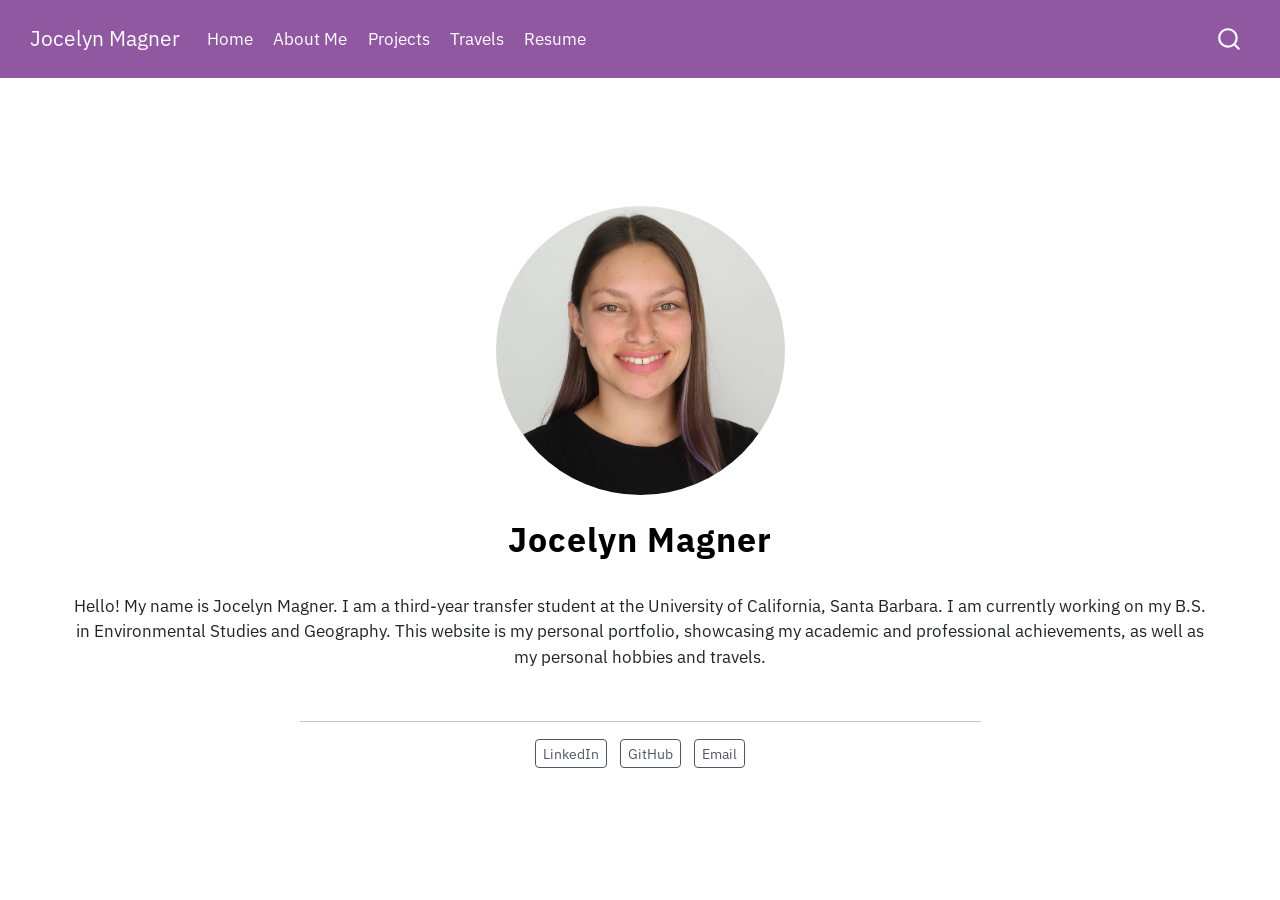
<file: docs/index.html>
<!DOCTYPE html>
<html xmlns="http://www.w3.org/1999/xhtml" lang="en" xml:lang="en"><head>

<meta charset="utf-8">
<meta name="generator" content="quarto-1.9.37">

<meta name="viewport" content="width=device-width, initial-scale=1.0, user-scalable=yes">


<title>Jocelyn Magner</title>
<style>
/* Default styles provided by pandoc.
** See https://pandoc.org/MANUAL.html#variables-for-html for config info.
*/
code{white-space: pre-wrap;}
span.smallcaps{font-variant: small-caps;}
div.columns{display: flex; gap: min(4vw, 1.5em);}
div.column{flex: auto; overflow-x: auto;}
div.hanging-indent{margin-left: 1.5em; text-indent: -1.5em;}
ul.task-list{list-style: none;}
ul.task-list li input[type="checkbox"] {
  width: 0.8em;
  margin: 0 0.8em 0.2em -1em; /* quarto-specific, see https://github.com/quarto-dev/quarto-cli/issues/4556 */ 
  vertical-align: middle;
}
</style>


<script src="site_libs/quarto-nav/quarto-nav.js"></script>
<script src="site_libs/quarto-nav/headroom.min.js"></script>
<script src="site_libs/clipboard/clipboard.min.js"></script>
<script src="site_libs/quarto-search/autocomplete.umd.js"></script>
<script src="site_libs/quarto-search/fuse.min.js"></script>
<script src="site_libs/quarto-search/quarto-search.js"></script>
<meta name="quarto:offset" content="./">
<script src="site_libs/quarto-html/quarto.js" type="module"></script>
<script src="site_libs/quarto-html/tabsets/tabsets.js" type="module"></script>
<script src="site_libs/quarto-html/popper.min.js"></script>
<script src="site_libs/quarto-html/tippy.umd.min.js"></script>
<link href="site_libs/quarto-html/tippy.css" rel="stylesheet">
<link href="site_libs/quarto-html/quarto-syntax-highlighting-7f8f88aac4f3542376d5c11b86a4c14d.css" rel="stylesheet" id="quarto-text-highlighting-styles">
<script src="site_libs/bootstrap/bootstrap.min.js"></script>
<link href="site_libs/bootstrap/bootstrap-icons.css" rel="stylesheet">
<link href="site_libs/bootstrap/bootstrap-9684ddca68dacb725a0eba8ddd1da303.min.css" rel="stylesheet" append-hash="true" id="quarto-bootstrap" data-mode="light">
<script id="quarto-search-options" type="application/json">{
  "location": "navbar",
  "copy-button": false,
  "collapse-after": 3,
  "panel-placement": "end",
  "type": "overlay",
  "limit": 50,
  "keyboard-shortcut": [
    "f",
    "/",
    "s"
  ],
  "show-item-context": false,
  "language": {
    "search-no-results-text": "No results",
    "search-matching-documents-text": "matching documents",
    "search-copy-link-title": "Copy link to search",
    "search-hide-matches-text": "Hide additional matches",
    "search-more-match-text": "more match in this document",
    "search-more-matches-text": "more matches in this document",
    "search-clear-button-title": "Clear",
    "search-text-placeholder": "",
    "search-detached-cancel-button-title": "Cancel",
    "search-submit-button-title": "Submit",
    "search-label": "Search"
  }
}</script>


</head>

<body class="nav-fixed quarto-light">

<div id="quarto-search-results"></div>
  <header id="quarto-header" class="headroom fixed-top">
    <nav class="navbar navbar-expand-lg " data-bs-theme="dark">
      <div class="navbar-container container-fluid">
      <div class="navbar-brand-container mx-auto">
    <a class="navbar-brand" href="./index.html">
    <span class="navbar-title">Jocelyn Magner</span>
    </a>
  </div>
            <div id="quarto-search" class="" title="Search"></div>
          <button class="navbar-toggler" type="button" data-bs-toggle="collapse" data-bs-target="#navbarCollapse" aria-controls="navbarCollapse" role="menu" aria-expanded="false" aria-label="Toggle navigation" onclick="if (window.quartoToggleHeadroom) { window.quartoToggleHeadroom(); }">
  <span class="navbar-toggler-icon"></span>
</button>
          <div class="collapse navbar-collapse" id="navbarCollapse">
            <ul class="navbar-nav navbar-nav-scroll me-auto">
  <li class="nav-item">
    <a class="nav-link active" href="./index.html" aria-current="page"> 
<span class="menu-text">Home</span></a>
  </li>  
  <li class="nav-item">
    <a class="nav-link" href="./about.html"> 
<span class="menu-text">About Me</span></a>
  </li>  
  <li class="nav-item">
    <a class="nav-link" href="./projects.html"> 
<span class="menu-text">Projects</span></a>
  </li>  
  <li class="nav-item">
    <a class="nav-link" href="./travels.html"> 
<span class="menu-text">Travels</span></a>
  </li>  
  <li class="nav-item">
    <a class="nav-link" href="./resume.html"> 
<span class="menu-text">Resume</span></a>
  </li>  
</ul>
          </div> <!-- /navcollapse -->
            <div class="quarto-navbar-tools">
</div>
      </div> <!-- /container-fluid -->
    </nav>
</header>
<!-- content -->
<div id="quarto-content" class="quarto-container page-columns page-rows-contents page-layout-full page-navbar">
<!-- sidebar -->
<!-- margin-sidebar -->
    
<!-- main -->
<div class="quarto-about-jolla column-page">
  <img src="media/profile.JPG" class="about-image
  round " style="height: 17em; width: 17em;">
 <header id="title-block-header" class="quarto-title-block default">
<div class="quarto-title">
<h1 class="title">Jocelyn Magner</h1>
</div>
<div class="quarto-title-meta column-page">
  </div>
</header><main class="content column-page" id="quarto-document-content">
<p>Hello! My name is Jocelyn Magner. I am a third-year transfer student at the University of California, Santa Barbara. I am currently working on my B.S. in Environmental Studies and Geography. This website is my personal portfolio, showcasing my academic and professional achievements, as well as my personal hobbies and travels.</p>


</main> 
  <hr class="about-sep">
   <div class="about-links">
  <a href="https://www.linkedin.com/in/jocelyn-magner/" class="about-link" rel="" target="_blank">
     <span class="about-link-text">LinkedIn</span>
  </a>
  <a href="https://github.com/jmagner4" class="about-link" rel="" target="_blank">
     <span class="about-link-text">GitHub</span>
  </a>
  <a href="mailto:jmagner@ucsb.edu" class="about-link" rel="" target="">
     <span class="about-link-text">Email</span>
  </a>
</div>
</div>
 <!-- /main -->
<script id="quarto-html-after-body" type="application/javascript">
  window.document.addEventListener("DOMContentLoaded", function (event) {
    const isCodeAnnotation = (el) => {
      for (const clz of el.classList) {
        if (clz.startsWith('code-annotation-')) {                     
          return true;
        }
      }
      return false;
    }
    const onCopySuccess = function(e) {
      // button target
      const button = e.trigger;
      // don't keep focus
      button.blur();
      // flash "checked"
      button.classList.add('code-copy-button-checked');
      var currentTitle = button.getAttribute("title");
      button.setAttribute("title", "Copied!");
      let tooltip;
      if (window.bootstrap) {
        button.setAttribute("data-bs-toggle", "tooltip");
        button.setAttribute("data-bs-placement", "left");
        button.setAttribute("data-bs-title", "Copied!");
        tooltip = new bootstrap.Tooltip(button, 
          { trigger: "manual", 
            customClass: "code-copy-button-tooltip",
            offset: [0, -8]});
        tooltip.show();    
      }
      setTimeout(function() {
        if (tooltip) {
          tooltip.hide();
          button.removeAttribute("data-bs-title");
          button.removeAttribute("data-bs-toggle");
          button.removeAttribute("data-bs-placement");
        }
        button.setAttribute("title", currentTitle);
        button.classList.remove('code-copy-button-checked');
      }, 1000);
      // clear code selection
      e.clearSelection();
    }
    const getTextToCopy = function(trigger) {
      const outerScaffold = trigger.parentElement.cloneNode(true);
      const codeEl = outerScaffold.querySelector('code');
      for (const childEl of codeEl.children) {
        if (isCodeAnnotation(childEl)) {
          childEl.remove();
        }
      }
      return codeEl.innerText;
    }
    const clipboard = new window.ClipboardJS('.code-copy-button:not([data-in-quarto-modal])', {
      text: getTextToCopy
    });
    clipboard.on('success', onCopySuccess);
    if (window.document.getElementById('quarto-embedded-source-code-modal')) {
      const clipboardModal = new window.ClipboardJS('.code-copy-button[data-in-quarto-modal]', {
        text: getTextToCopy,
        container: window.document.getElementById('quarto-embedded-source-code-modal')
      });
      clipboardModal.on('success', onCopySuccess);
    }
      var localhostRegex = new RegExp(/^(?:http|https):\/\/localhost\:?[0-9]*\//);
      var mailtoRegex = new RegExp(/^mailto:/);
        var filterRegex = new RegExp('/' + window.location.host + '/');
      var isInternal = (href) => {
          return filterRegex.test(href) || localhostRegex.test(href) || mailtoRegex.test(href);
      }
      // Inspect non-navigation links and adorn them if external
     var links = window.document.querySelectorAll('a[href]:not(.nav-link):not(.navbar-brand):not(.toc-action):not(.sidebar-link):not(.sidebar-item-toggle):not(.pagination-link):not(.no-external):not([aria-hidden]):not(.dropdown-item):not(.quarto-navigation-tool):not(.about-link)');
      for (var i=0; i<links.length; i++) {
        const link = links[i];
        if (!isInternal(link.href)) {
          // undo the damage that might have been done by quarto-nav.js in the case of
          // links that we want to consider external
          if (link.dataset.originalHref !== undefined) {
            link.href = link.dataset.originalHref;
          }
        }
      }
    function tippyHover(el, contentFn, onTriggerFn, onUntriggerFn) {
      const config = {
        allowHTML: true,
        maxWidth: 500,
        delay: 100,
        arrow: false,
        appendTo: function(el) {
            return el.parentElement;
        },
        interactive: true,
        interactiveBorder: 10,
        theme: 'quarto',
        placement: 'bottom-start',
      };
      if (contentFn) {
        config.content = contentFn;
      }
      if (onTriggerFn) {
        config.onTrigger = onTriggerFn;
      }
      if (onUntriggerFn) {
        config.onUntrigger = onUntriggerFn;
      }
      window.tippy(el, config); 
    }
    const noterefs = window.document.querySelectorAll('a[role="doc-noteref"]');
    for (var i=0; i<noterefs.length; i++) {
      const ref = noterefs[i];
      tippyHover(ref, function() {
        // use id or data attribute instead here
        let href = ref.getAttribute('data-footnote-href') || ref.getAttribute('href');
        try { href = new URL(href).hash; } catch {}
        const id = href.replace(/^#\/?/, "");
        const note = window.document.getElementById(id);
        if (note) {
          return note.innerHTML;
        } else {
          return "";
        }
      });
    }
    const xrefs = window.document.querySelectorAll('a.quarto-xref');
    const processXRef = (id, note) => {
      // Strip column container classes
      const stripColumnClz = (el) => {
        el.classList.remove("page-full", "page-columns");
        if (el.children) {
          for (const child of el.children) {
            stripColumnClz(child);
          }
        }
      }
      stripColumnClz(note)
      if (id === null || id.startsWith('sec-')) {
        // Special case sections, only their first couple elements
        const container = document.createElement("div");
        if (note.children && note.children.length > 2) {
          container.appendChild(note.children[0].cloneNode(true));
          for (let i = 1; i < note.children.length; i++) {
            const child = note.children[i];
            if (child.tagName === "P" && child.innerText === "") {
              continue;
            } else {
              container.appendChild(child.cloneNode(true));
              break;
            }
          }
          if (window.Quarto?.typesetMath) {
            window.Quarto.typesetMath(container);
          }
          return container.innerHTML
        } else {
          if (window.Quarto?.typesetMath) {
            window.Quarto.typesetMath(note);
          }
          return note.innerHTML;
        }
      } else {
        // Remove any anchor links if they are present
        const anchorLink = note.querySelector('a.anchorjs-link');
        if (anchorLink) {
          anchorLink.remove();
        }
        if (window.Quarto?.typesetMath) {
          window.Quarto.typesetMath(note);
        }
        if (note.classList.contains("callout")) {
          return note.outerHTML;
        } else {
          return note.innerHTML;
        }
      }
    }
    for (var i=0; i<xrefs.length; i++) {
      const xref = xrefs[i];
      tippyHover(xref, undefined, function(instance) {
        instance.disable();
        let url = xref.getAttribute('href');
        let hash = undefined; 
        if (url.startsWith('#')) {
          hash = url;
        } else {
          try { hash = new URL(url).hash; } catch {}
        }
        if (hash) {
          const id = hash.replace(/^#\/?/, "");
          const note = window.document.getElementById(id);
          if (note !== null) {
            try {
              const html = processXRef(id, note.cloneNode(true));
              instance.setContent(html);
            } finally {
              instance.enable();
              instance.show();
            }
          } else {
            // See if we can fetch this
            fetch(url.split('#')[0])
            .then(res => res.text())
            .then(html => {
              const parser = new DOMParser();
              const htmlDoc = parser.parseFromString(html, "text/html");
              const note = htmlDoc.getElementById(id);
              if (note !== null) {
                const html = processXRef(id, note);
                instance.setContent(html);
              } 
            }).finally(() => {
              instance.enable();
              instance.show();
            });
          }
        } else {
          // See if we can fetch a full url (with no hash to target)
          // This is a special case and we should probably do some content thinning / targeting
          fetch(url)
          .then(res => res.text())
          .then(html => {
            const parser = new DOMParser();
            const htmlDoc = parser.parseFromString(html, "text/html");
            const note = htmlDoc.querySelector('main.content');
            if (note !== null) {
              // This should only happen for chapter cross references
              // (since there is no id in the URL)
              // remove the first header
              if (note.children.length > 0 && note.children[0].tagName === "HEADER") {
                note.children[0].remove();
              }
              const html = processXRef(null, note);
              instance.setContent(html);
            } 
          }).finally(() => {
            instance.enable();
            instance.show();
          });
        }
      }, function(instance) {
      });
    }
        let selectedAnnoteEl;
        const selectorForAnnotation = ( cell, annotation) => {
          let cellAttr = 'data-code-cell="' + cell + '"';
          let lineAttr = 'data-code-annotation="' +  annotation + '"';
          const selector = 'span[' + cellAttr + '][' + lineAttr + ']';
          return selector;
        }
        const selectCodeLines = (annoteEl) => {
          const doc = window.document;
          const targetCell = annoteEl.getAttribute("data-target-cell");
          const targetAnnotation = annoteEl.getAttribute("data-target-annotation");
          const annoteSpan = window.document.querySelector(selectorForAnnotation(targetCell, targetAnnotation));
          const lines = annoteSpan.getAttribute("data-code-lines").split(",");
          const lineIds = lines.map((line) => {
            return targetCell + "-" + line;
          })
          let top = null;
          let height = null;
          let parent = null;
          if (lineIds.length > 0) {
              //compute the position of the single el (top and bottom and make a div)
              const el = window.document.getElementById(lineIds[0]);
              top = el.offsetTop;
              height = el.offsetHeight;
              parent = el.parentElement.parentElement;
            if (lineIds.length > 1) {
              const lastEl = window.document.getElementById(lineIds[lineIds.length - 1]);
              const bottom = lastEl.offsetTop + lastEl.offsetHeight;
              height = bottom - top;
            }
            if (top !== null && height !== null && parent !== null) {
              // cook up a div (if necessary) and position it 
              let div = window.document.getElementById("code-annotation-line-highlight");
              if (div === null) {
                div = window.document.createElement("div");
                div.setAttribute("id", "code-annotation-line-highlight");
                div.style.position = 'absolute';
                parent.appendChild(div);
              }
              div.style.top = top - 2 + "px";
              div.style.height = height + 4 + "px";
              div.style.left = 0;
              let gutterDiv = window.document.getElementById("code-annotation-line-highlight-gutter");
              if (gutterDiv === null) {
                gutterDiv = window.document.createElement("div");
                gutterDiv.setAttribute("id", "code-annotation-line-highlight-gutter");
                gutterDiv.style.position = 'absolute';
                const codeCell = window.document.getElementById(targetCell);
                const gutter = codeCell.querySelector('.code-annotation-gutter');
                gutter.appendChild(gutterDiv);
              }
              gutterDiv.style.top = top - 2 + "px";
              gutterDiv.style.height = height + 4 + "px";
            }
            selectedAnnoteEl = annoteEl;
          }
        };
        const unselectCodeLines = () => {
          const elementsIds = ["code-annotation-line-highlight", "code-annotation-line-highlight-gutter"];
          elementsIds.forEach((elId) => {
            const div = window.document.getElementById(elId);
            if (div) {
              div.remove();
            }
          });
          selectedAnnoteEl = undefined;
        };
          // Handle positioning of the toggle
      window.addEventListener(
        "resize",
        throttle(() => {
          elRect = undefined;
          if (selectedAnnoteEl) {
            selectCodeLines(selectedAnnoteEl);
          }
        }, 10)
      );
      function throttle(fn, ms) {
      let throttle = false;
      let timer;
        return (...args) => {
          if(!throttle) { // first call gets through
              fn.apply(this, args);
              throttle = true;
          } else { // all the others get throttled
              if(timer) clearTimeout(timer); // cancel #2
              timer = setTimeout(() => {
                fn.apply(this, args);
                timer = throttle = false;
              }, ms);
          }
        };
      }
        // Attach click handler to the DT
        const annoteDls = window.document.querySelectorAll('dt[data-target-cell]');
        for (const annoteDlNode of annoteDls) {
          annoteDlNode.addEventListener('click', (event) => {
            const clickedEl = event.target;
            if (clickedEl !== selectedAnnoteEl) {
              unselectCodeLines();
              const activeEl = window.document.querySelector('dt[data-target-cell].code-annotation-active');
              if (activeEl) {
                activeEl.classList.remove('code-annotation-active');
              }
              selectCodeLines(clickedEl);
              clickedEl.classList.add('code-annotation-active');
            } else {
              // Unselect the line
              unselectCodeLines();
              clickedEl.classList.remove('code-annotation-active');
            }
          });
        }
    const findCites = (el) => {
      const parentEl = el.parentElement;
      if (parentEl) {
        const cites = parentEl.dataset.cites;
        if (cites) {
          return {
            el,
            cites: cites.split(' ')
          };
        } else {
          return findCites(el.parentElement)
        }
      } else {
        return undefined;
      }
    };
    var bibliorefs = window.document.querySelectorAll('a[role="doc-biblioref"]');
    for (var i=0; i<bibliorefs.length; i++) {
      const ref = bibliorefs[i];
      const citeInfo = findCites(ref);
      if (citeInfo) {
        tippyHover(citeInfo.el, function() {
          var popup = window.document.createElement('div');
          citeInfo.cites.forEach(function(cite) {
            var citeDiv = window.document.createElement('div');
            citeDiv.classList.add('hanging-indent');
            citeDiv.classList.add('csl-entry');
            var biblioDiv = window.document.getElementById('ref-' + cite);
            if (biblioDiv) {
              citeDiv.innerHTML = biblioDiv.innerHTML;
            }
            popup.appendChild(citeDiv);
          });
          return popup.innerHTML;
        });
      }
    }
  });
  </script>
</div> <!-- /content -->




</body></html>
</file>
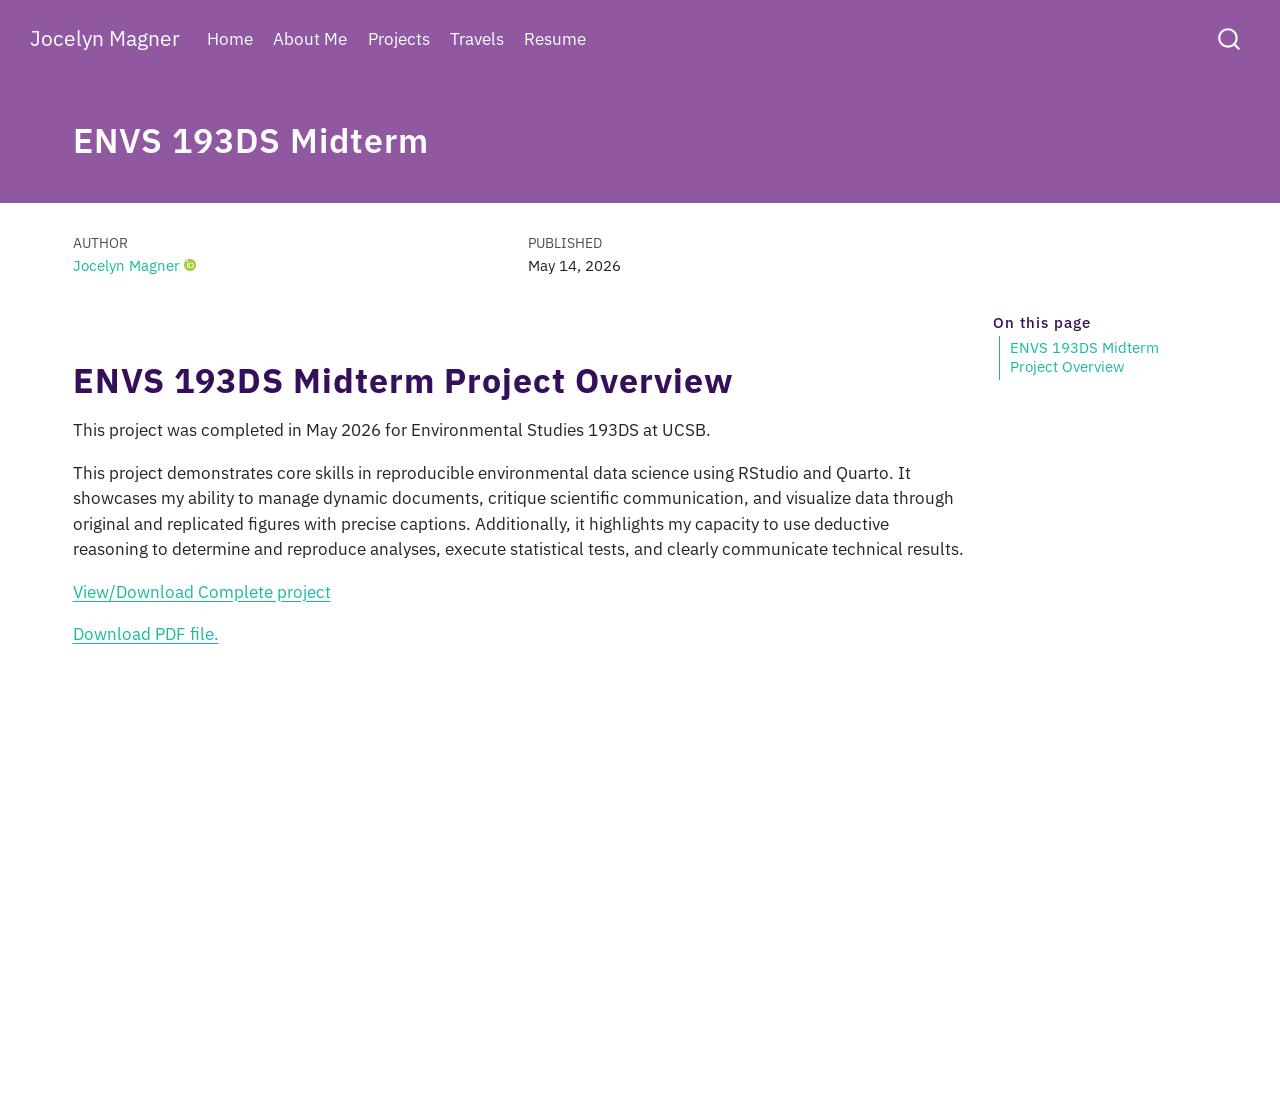
<file: docs/projectposts/project1/index.html>
<!DOCTYPE html>
<html xmlns="http://www.w3.org/1999/xhtml" lang="en" xml:lang="en"><head>

<meta charset="utf-8">
<meta name="generator" content="quarto-1.9.37">

<meta name="viewport" content="width=device-width, initial-scale=1.0, user-scalable=yes">

<meta name="author" content="Jocelyn Magner">
<meta name="dcterms.date" content="2026-05-14">

<title>ENVS 193DS Midterm – Jocelyn Magner</title>
<style>
/* Default styles provided by pandoc.
** See https://pandoc.org/MANUAL.html#variables-for-html for config info.
*/
code{white-space: pre-wrap;}
span.smallcaps{font-variant: small-caps;}
div.columns{display: flex; gap: min(4vw, 1.5em);}
div.column{flex: auto; overflow-x: auto;}
div.hanging-indent{margin-left: 1.5em; text-indent: -1.5em;}
ul.task-list{list-style: none;}
ul.task-list li input[type="checkbox"] {
  width: 0.8em;
  margin: 0 0.8em 0.2em -1em; /* quarto-specific, see https://github.com/quarto-dev/quarto-cli/issues/4556 */ 
  vertical-align: middle;
}
</style>


<script src="../../site_libs/quarto-nav/quarto-nav.js"></script>
<script src="../../site_libs/quarto-nav/headroom.min.js"></script>
<script src="../../site_libs/clipboard/clipboard.min.js"></script>
<script src="../../site_libs/quarto-search/autocomplete.umd.js"></script>
<script src="../../site_libs/quarto-search/fuse.min.js"></script>
<script src="../../site_libs/quarto-search/quarto-search.js"></script>
<meta name="quarto:offset" content="../../">
<script src="../../site_libs/quarto-html/quarto.js" type="module"></script>
<script src="../../site_libs/quarto-html/tabsets/tabsets.js" type="module"></script>
<script src="../../site_libs/quarto-html/popper.min.js"></script>
<script src="../../site_libs/quarto-html/tippy.umd.min.js"></script>
<script src="../../site_libs/quarto-html/anchor.min.js"></script>
<link href="../../site_libs/quarto-html/tippy.css" rel="stylesheet">
<link href="../../site_libs/quarto-html/quarto-syntax-highlighting-7f8f88aac4f3542376d5c11b86a4c14d.css" rel="stylesheet" id="quarto-text-highlighting-styles">
<script src="../../site_libs/bootstrap/bootstrap.min.js"></script>
<link href="../../site_libs/bootstrap/bootstrap-icons.css" rel="stylesheet">
<link href="../../site_libs/bootstrap/bootstrap-21785907c9841b1e4ab30c3bb355428c.min.css" rel="stylesheet" append-hash="true" id="quarto-bootstrap" data-mode="light">
<script id="quarto-search-options" type="application/json">{
  "location": "navbar",
  "copy-button": false,
  "collapse-after": 3,
  "panel-placement": "end",
  "type": "overlay",
  "limit": 50,
  "keyboard-shortcut": [
    "f",
    "/",
    "s"
  ],
  "show-item-context": false,
  "language": {
    "search-no-results-text": "No results",
    "search-matching-documents-text": "matching documents",
    "search-copy-link-title": "Copy link to search",
    "search-hide-matches-text": "Hide additional matches",
    "search-more-match-text": "more match in this document",
    "search-more-matches-text": "more matches in this document",
    "search-clear-button-title": "Clear",
    "search-text-placeholder": "",
    "search-detached-cancel-button-title": "Cancel",
    "search-submit-button-title": "Submit",
    "search-label": "Search"
  }
}</script>


</head>

<body class="nav-fixed quarto-light">

<div id="quarto-search-results"></div>
  <header id="quarto-header" class="headroom fixed-top quarto-banner">
    <nav class="navbar navbar-expand-lg " data-bs-theme="dark">
      <div class="navbar-container container-fluid">
      <div class="navbar-brand-container mx-auto">
    <a class="navbar-brand" href="../../index.html">
    <span class="navbar-title">Jocelyn Magner</span>
    </a>
  </div>
            <div id="quarto-search" class="" title="Search"></div>
          <button class="navbar-toggler" type="button" data-bs-toggle="collapse" data-bs-target="#navbarCollapse" aria-controls="navbarCollapse" role="menu" aria-expanded="false" aria-label="Toggle navigation" onclick="if (window.quartoToggleHeadroom) { window.quartoToggleHeadroom(); }">
  <span class="navbar-toggler-icon"></span>
</button>
          <div class="collapse navbar-collapse" id="navbarCollapse">
            <ul class="navbar-nav navbar-nav-scroll me-auto">
  <li class="nav-item">
    <a class="nav-link" href="../../index.html"> 
<span class="menu-text">Home</span></a>
  </li>  
  <li class="nav-item">
    <a class="nav-link" href="../../about.html"> 
<span class="menu-text">About Me</span></a>
  </li>  
  <li class="nav-item">
    <a class="nav-link" href="../../projects.html"> 
<span class="menu-text">Projects</span></a>
  </li>  
  <li class="nav-item">
    <a class="nav-link" href="../../travels.html"> 
<span class="menu-text">Travels</span></a>
  </li>  
  <li class="nav-item">
    <a class="nav-link" href="../../resume.html"> 
<span class="menu-text">Resume</span></a>
  </li>  
</ul>
          </div> <!-- /navcollapse -->
            <div class="quarto-navbar-tools">
</div>
      </div> <!-- /container-fluid -->
    </nav>
</header>
<!-- content -->
<header id="title-block-header" class="quarto-title-block default page-columns page-full">
  <div class="quarto-title-banner page-columns page-full">
    <div class="quarto-title column-page-left">
      <h1 class="title">ENVS 193DS Midterm</h1>
                      </div>
  </div>
    
  
  <div class="quarto-title-meta column-page-left">

      <div>
      <div class="quarto-title-meta-heading">Author</div>
      <div class="quarto-title-meta-contents">
               <p><a href="jmagner4.github.io">Jocelyn Magner</a> <a href="https://orcid.org/0000-0002-5300-3075" class="quarto-title-author-orcid"> <img src="[data-uri]"></a></p>
            </div>
    </div>
      
      <div>
      <div class="quarto-title-meta-heading">Published</div>
      <div class="quarto-title-meta-contents">
        <p class="date">May 14, 2026</p>
      </div>
    </div>
    
      
    </div>
    
  
  </header><div id="quarto-content" class="quarto-container page-columns page-rows-contents page-layout-full page-navbar">
<!-- sidebar -->
<!-- margin-sidebar -->
    <div id="quarto-margin-sidebar" class="sidebar margin-sidebar">
        <nav id="TOC" role="doc-toc" class="toc-active">
    <h2 id="toc-title">On this page</h2>
   
  <ul>
  <li><a href="#envs-193ds-midterm-project-overview" id="toc-envs-193ds-midterm-project-overview" class="nav-link active" data-scroll-target="#envs-193ds-midterm-project-overview">ENVS 193DS Midterm Project Overview</a></li>
  </ul>
</nav>
    </div>
<!-- main -->
<main class="content quarto-banner-title-block column-page-left" id="quarto-document-content">





<section id="envs-193ds-midterm-project-overview" class="level1">
<h1>ENVS 193DS Midterm Project Overview</h1>
<p>This project was completed in May 2026 for Environmental Studies 193DS at UCSB.</p>
<p>This project demonstrates core skills in reproducible environmental data science using RStudio and Quarto. It showcases my ability to manage dynamic documents, critique scientific communication, and visualize data through original and replicated figures with precise captions. Additionally, it highlights my capacity to use deductive reasoning to determine and reproduce analyses, execute statistical tests, and clearly communicate technical results.</p>
<p><a href="midterm-193DS.pdf">View/Download Complete project</a></p>
<p><object data="midterm-193DS.pdf" type="application/pdf" width="100%" height="800"><a href="midterm-193DS.pdf" download="">Download PDF file.</a></object></p>


</section>

</main> <!-- /main -->
<script id="quarto-html-after-body" type="application/javascript">
  window.document.addEventListener("DOMContentLoaded", function (event) {
    const icon = "";
    const anchorJS = new window.AnchorJS();
    anchorJS.options = {
      placement: 'right',
      icon: icon
    };
    anchorJS.add('.anchored');
    const isCodeAnnotation = (el) => {
      for (const clz of el.classList) {
        if (clz.startsWith('code-annotation-')) {                     
          return true;
        }
      }
      return false;
    }
    const onCopySuccess = function(e) {
      // button target
      const button = e.trigger;
      // don't keep focus
      button.blur();
      // flash "checked"
      button.classList.add('code-copy-button-checked');
      var currentTitle = button.getAttribute("title");
      button.setAttribute("title", "Copied!");
      let tooltip;
      if (window.bootstrap) {
        button.setAttribute("data-bs-toggle", "tooltip");
        button.setAttribute("data-bs-placement", "left");
        button.setAttribute("data-bs-title", "Copied!");
        tooltip = new bootstrap.Tooltip(button, 
          { trigger: "manual", 
            customClass: "code-copy-button-tooltip",
            offset: [0, -8]});
        tooltip.show();    
      }
      setTimeout(function() {
        if (tooltip) {
          tooltip.hide();
          button.removeAttribute("data-bs-title");
          button.removeAttribute("data-bs-toggle");
          button.removeAttribute("data-bs-placement");
        }
        button.setAttribute("title", currentTitle);
        button.classList.remove('code-copy-button-checked');
      }, 1000);
      // clear code selection
      e.clearSelection();
    }
    const getTextToCopy = function(trigger) {
      const outerScaffold = trigger.parentElement.cloneNode(true);
      const codeEl = outerScaffold.querySelector('code');
      for (const childEl of codeEl.children) {
        if (isCodeAnnotation(childEl)) {
          childEl.remove();
        }
      }
      return codeEl.innerText;
    }
    const clipboard = new window.ClipboardJS('.code-copy-button:not([data-in-quarto-modal])', {
      text: getTextToCopy
    });
    clipboard.on('success', onCopySuccess);
    if (window.document.getElementById('quarto-embedded-source-code-modal')) {
      const clipboardModal = new window.ClipboardJS('.code-copy-button[data-in-quarto-modal]', {
        text: getTextToCopy,
        container: window.document.getElementById('quarto-embedded-source-code-modal')
      });
      clipboardModal.on('success', onCopySuccess);
    }
      var localhostRegex = new RegExp(/^(?:http|https):\/\/localhost\:?[0-9]*\//);
      var mailtoRegex = new RegExp(/^mailto:/);
        var filterRegex = new RegExp('/' + window.location.host + '/');
      var isInternal = (href) => {
          return filterRegex.test(href) || localhostRegex.test(href) || mailtoRegex.test(href);
      }
      // Inspect non-navigation links and adorn them if external
     var links = window.document.querySelectorAll('a[href]:not(.nav-link):not(.navbar-brand):not(.toc-action):not(.sidebar-link):not(.sidebar-item-toggle):not(.pagination-link):not(.no-external):not([aria-hidden]):not(.dropdown-item):not(.quarto-navigation-tool):not(.about-link)');
      for (var i=0; i<links.length; i++) {
        const link = links[i];
        if (!isInternal(link.href)) {
          // undo the damage that might have been done by quarto-nav.js in the case of
          // links that we want to consider external
          if (link.dataset.originalHref !== undefined) {
            link.href = link.dataset.originalHref;
          }
        }
      }
    function tippyHover(el, contentFn, onTriggerFn, onUntriggerFn) {
      const config = {
        allowHTML: true,
        maxWidth: 500,
        delay: 100,
        arrow: false,
        appendTo: function(el) {
            return el.parentElement;
        },
        interactive: true,
        interactiveBorder: 10,
        theme: 'quarto',
        placement: 'bottom-start',
      };
      if (contentFn) {
        config.content = contentFn;
      }
      if (onTriggerFn) {
        config.onTrigger = onTriggerFn;
      }
      if (onUntriggerFn) {
        config.onUntrigger = onUntriggerFn;
      }
      window.tippy(el, config); 
    }
    const noterefs = window.document.querySelectorAll('a[role="doc-noteref"]');
    for (var i=0; i<noterefs.length; i++) {
      const ref = noterefs[i];
      tippyHover(ref, function() {
        // use id or data attribute instead here
        let href = ref.getAttribute('data-footnote-href') || ref.getAttribute('href');
        try { href = new URL(href).hash; } catch {}
        const id = href.replace(/^#\/?/, "");
        const note = window.document.getElementById(id);
        if (note) {
          return note.innerHTML;
        } else {
          return "";
        }
      });
    }
    const xrefs = window.document.querySelectorAll('a.quarto-xref');
    const processXRef = (id, note) => {
      // Strip column container classes
      const stripColumnClz = (el) => {
        el.classList.remove("page-full", "page-columns");
        if (el.children) {
          for (const child of el.children) {
            stripColumnClz(child);
          }
        }
      }
      stripColumnClz(note)
      if (id === null || id.startsWith('sec-')) {
        // Special case sections, only their first couple elements
        const container = document.createElement("div");
        if (note.children && note.children.length > 2) {
          container.appendChild(note.children[0].cloneNode(true));
          for (let i = 1; i < note.children.length; i++) {
            const child = note.children[i];
            if (child.tagName === "P" && child.innerText === "") {
              continue;
            } else {
              container.appendChild(child.cloneNode(true));
              break;
            }
          }
          if (window.Quarto?.typesetMath) {
            window.Quarto.typesetMath(container);
          }
          return container.innerHTML
        } else {
          if (window.Quarto?.typesetMath) {
            window.Quarto.typesetMath(note);
          }
          return note.innerHTML;
        }
      } else {
        // Remove any anchor links if they are present
        const anchorLink = note.querySelector('a.anchorjs-link');
        if (anchorLink) {
          anchorLink.remove();
        }
        if (window.Quarto?.typesetMath) {
          window.Quarto.typesetMath(note);
        }
        if (note.classList.contains("callout")) {
          return note.outerHTML;
        } else {
          return note.innerHTML;
        }
      }
    }
    for (var i=0; i<xrefs.length; i++) {
      const xref = xrefs[i];
      tippyHover(xref, undefined, function(instance) {
        instance.disable();
        let url = xref.getAttribute('href');
        let hash = undefined; 
        if (url.startsWith('#')) {
          hash = url;
        } else {
          try { hash = new URL(url).hash; } catch {}
        }
        if (hash) {
          const id = hash.replace(/^#\/?/, "");
          const note = window.document.getElementById(id);
          if (note !== null) {
            try {
              const html = processXRef(id, note.cloneNode(true));
              instance.setContent(html);
            } finally {
              instance.enable();
              instance.show();
            }
          } else {
            // See if we can fetch this
            fetch(url.split('#')[0])
            .then(res => res.text())
            .then(html => {
              const parser = new DOMParser();
              const htmlDoc = parser.parseFromString(html, "text/html");
              const note = htmlDoc.getElementById(id);
              if (note !== null) {
                const html = processXRef(id, note);
                instance.setContent(html);
              } 
            }).finally(() => {
              instance.enable();
              instance.show();
            });
          }
        } else {
          // See if we can fetch a full url (with no hash to target)
          // This is a special case and we should probably do some content thinning / targeting
          fetch(url)
          .then(res => res.text())
          .then(html => {
            const parser = new DOMParser();
            const htmlDoc = parser.parseFromString(html, "text/html");
            const note = htmlDoc.querySelector('main.content');
            if (note !== null) {
              // This should only happen for chapter cross references
              // (since there is no id in the URL)
              // remove the first header
              if (note.children.length > 0 && note.children[0].tagName === "HEADER") {
                note.children[0].remove();
              }
              const html = processXRef(null, note);
              instance.setContent(html);
            } 
          }).finally(() => {
            instance.enable();
            instance.show();
          });
        }
      }, function(instance) {
      });
    }
        let selectedAnnoteEl;
        const selectorForAnnotation = ( cell, annotation) => {
          let cellAttr = 'data-code-cell="' + cell + '"';
          let lineAttr = 'data-code-annotation="' +  annotation + '"';
          const selector = 'span[' + cellAttr + '][' + lineAttr + ']';
          return selector;
        }
        const selectCodeLines = (annoteEl) => {
          const doc = window.document;
          const targetCell = annoteEl.getAttribute("data-target-cell");
          const targetAnnotation = annoteEl.getAttribute("data-target-annotation");
          const annoteSpan = window.document.querySelector(selectorForAnnotation(targetCell, targetAnnotation));
          const lines = annoteSpan.getAttribute("data-code-lines").split(",");
          const lineIds = lines.map((line) => {
            return targetCell + "-" + line;
          })
          let top = null;
          let height = null;
          let parent = null;
          if (lineIds.length > 0) {
              //compute the position of the single el (top and bottom and make a div)
              const el = window.document.getElementById(lineIds[0]);
              top = el.offsetTop;
              height = el.offsetHeight;
              parent = el.parentElement.parentElement;
            if (lineIds.length > 1) {
              const lastEl = window.document.getElementById(lineIds[lineIds.length - 1]);
              const bottom = lastEl.offsetTop + lastEl.offsetHeight;
              height = bottom - top;
            }
            if (top !== null && height !== null && parent !== null) {
              // cook up a div (if necessary) and position it 
              let div = window.document.getElementById("code-annotation-line-highlight");
              if (div === null) {
                div = window.document.createElement("div");
                div.setAttribute("id", "code-annotation-line-highlight");
                div.style.position = 'absolute';
                parent.appendChild(div);
              }
              div.style.top = top - 2 + "px";
              div.style.height = height + 4 + "px";
              div.style.left = 0;
              let gutterDiv = window.document.getElementById("code-annotation-line-highlight-gutter");
              if (gutterDiv === null) {
                gutterDiv = window.document.createElement("div");
                gutterDiv.setAttribute("id", "code-annotation-line-highlight-gutter");
                gutterDiv.style.position = 'absolute';
                const codeCell = window.document.getElementById(targetCell);
                const gutter = codeCell.querySelector('.code-annotation-gutter');
                gutter.appendChild(gutterDiv);
              }
              gutterDiv.style.top = top - 2 + "px";
              gutterDiv.style.height = height + 4 + "px";
            }
            selectedAnnoteEl = annoteEl;
          }
        };
        const unselectCodeLines = () => {
          const elementsIds = ["code-annotation-line-highlight", "code-annotation-line-highlight-gutter"];
          elementsIds.forEach((elId) => {
            const div = window.document.getElementById(elId);
            if (div) {
              div.remove();
            }
          });
          selectedAnnoteEl = undefined;
        };
          // Handle positioning of the toggle
      window.addEventListener(
        "resize",
        throttle(() => {
          elRect = undefined;
          if (selectedAnnoteEl) {
            selectCodeLines(selectedAnnoteEl);
          }
        }, 10)
      );
      function throttle(fn, ms) {
      let throttle = false;
      let timer;
        return (...args) => {
          if(!throttle) { // first call gets through
              fn.apply(this, args);
              throttle = true;
          } else { // all the others get throttled
              if(timer) clearTimeout(timer); // cancel #2
              timer = setTimeout(() => {
                fn.apply(this, args);
                timer = throttle = false;
              }, ms);
          }
        };
      }
        // Attach click handler to the DT
        const annoteDls = window.document.querySelectorAll('dt[data-target-cell]');
        for (const annoteDlNode of annoteDls) {
          annoteDlNode.addEventListener('click', (event) => {
            const clickedEl = event.target;
            if (clickedEl !== selectedAnnoteEl) {
              unselectCodeLines();
              const activeEl = window.document.querySelector('dt[data-target-cell].code-annotation-active');
              if (activeEl) {
                activeEl.classList.remove('code-annotation-active');
              }
              selectCodeLines(clickedEl);
              clickedEl.classList.add('code-annotation-active');
            } else {
              // Unselect the line
              unselectCodeLines();
              clickedEl.classList.remove('code-annotation-active');
            }
          });
        }
    const findCites = (el) => {
      const parentEl = el.parentElement;
      if (parentEl) {
        const cites = parentEl.dataset.cites;
        if (cites) {
          return {
            el,
            cites: cites.split(' ')
          };
        } else {
          return findCites(el.parentElement)
        }
      } else {
        return undefined;
      }
    };
    var bibliorefs = window.document.querySelectorAll('a[role="doc-biblioref"]');
    for (var i=0; i<bibliorefs.length; i++) {
      const ref = bibliorefs[i];
      const citeInfo = findCites(ref);
      if (citeInfo) {
        tippyHover(citeInfo.el, function() {
          var popup = window.document.createElement('div');
          citeInfo.cites.forEach(function(cite) {
            var citeDiv = window.document.createElement('div');
            citeDiv.classList.add('hanging-indent');
            citeDiv.classList.add('csl-entry');
            var biblioDiv = window.document.getElementById('ref-' + cite);
            if (biblioDiv) {
              citeDiv.innerHTML = biblioDiv.innerHTML;
            }
            popup.appendChild(citeDiv);
          });
          return popup.innerHTML;
        });
      }
    }
  });
  </script>
</div> <!-- /content -->




</body></html>
</file>
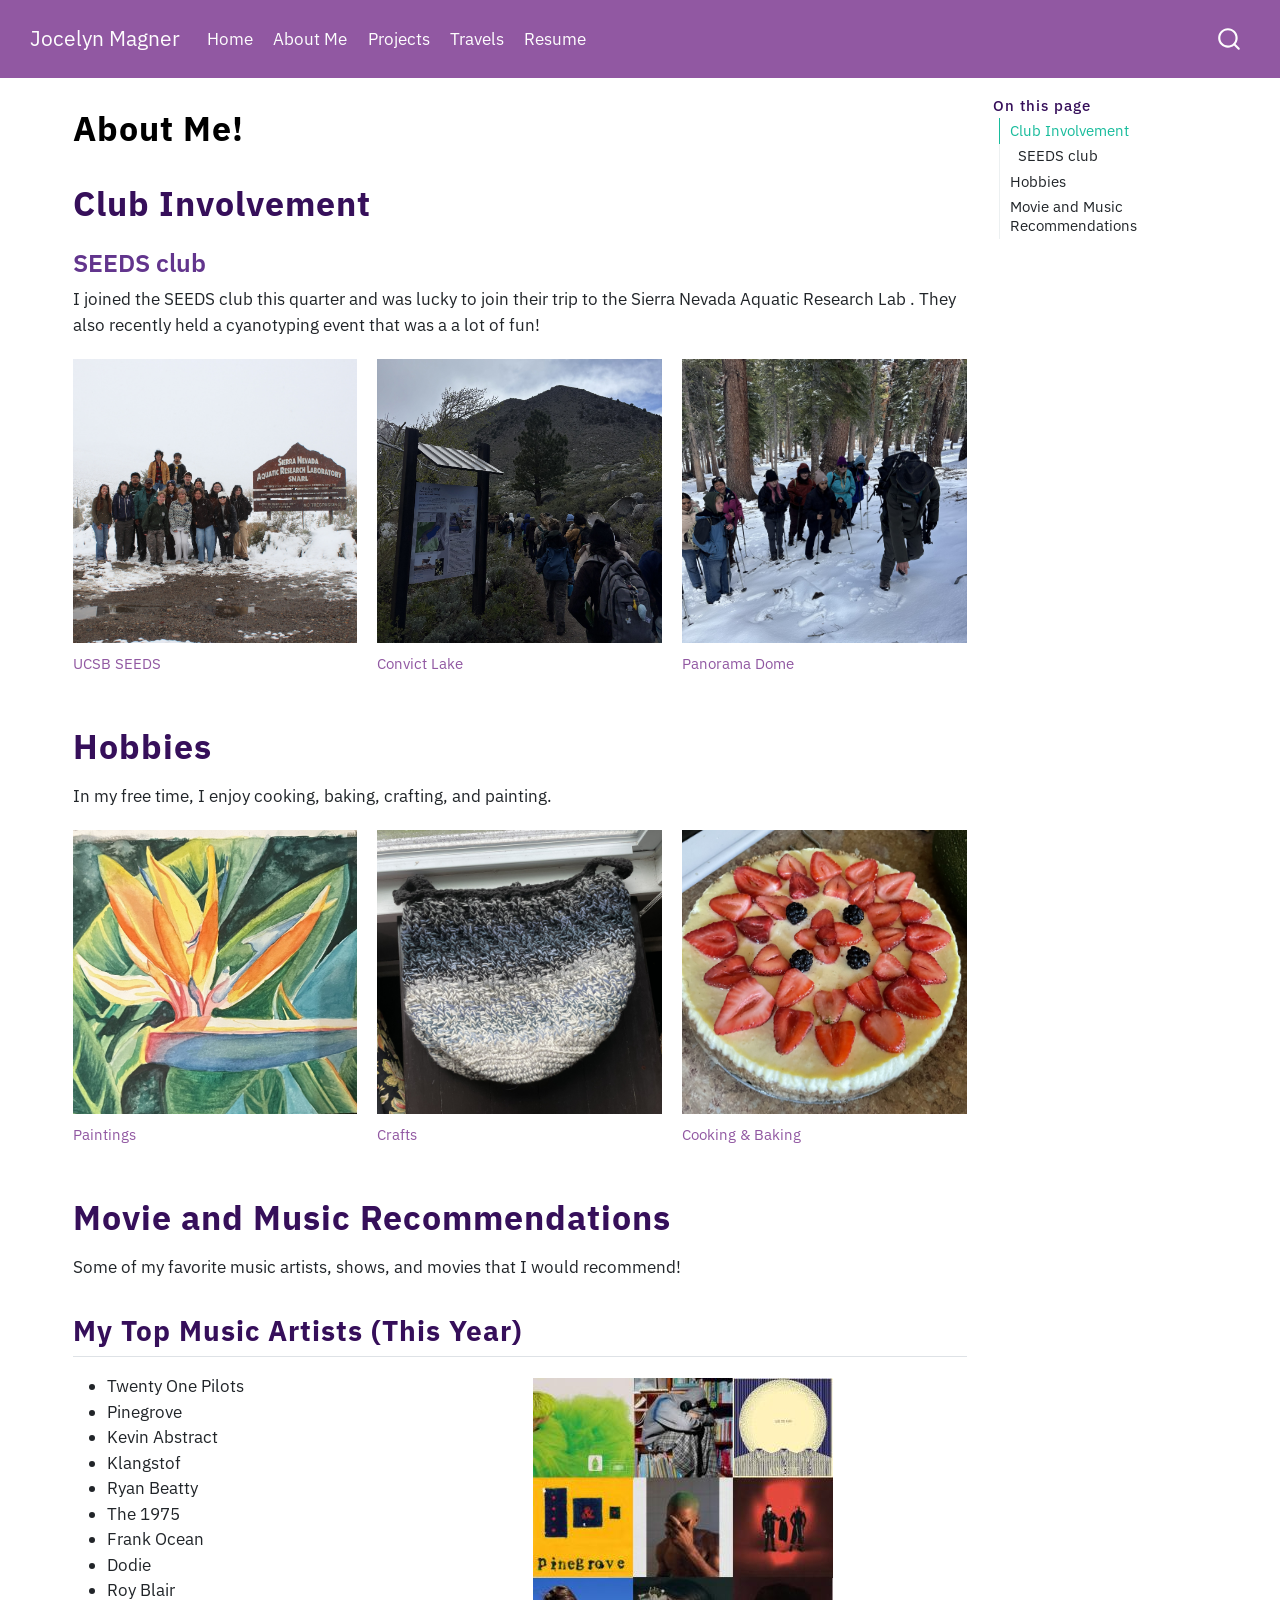
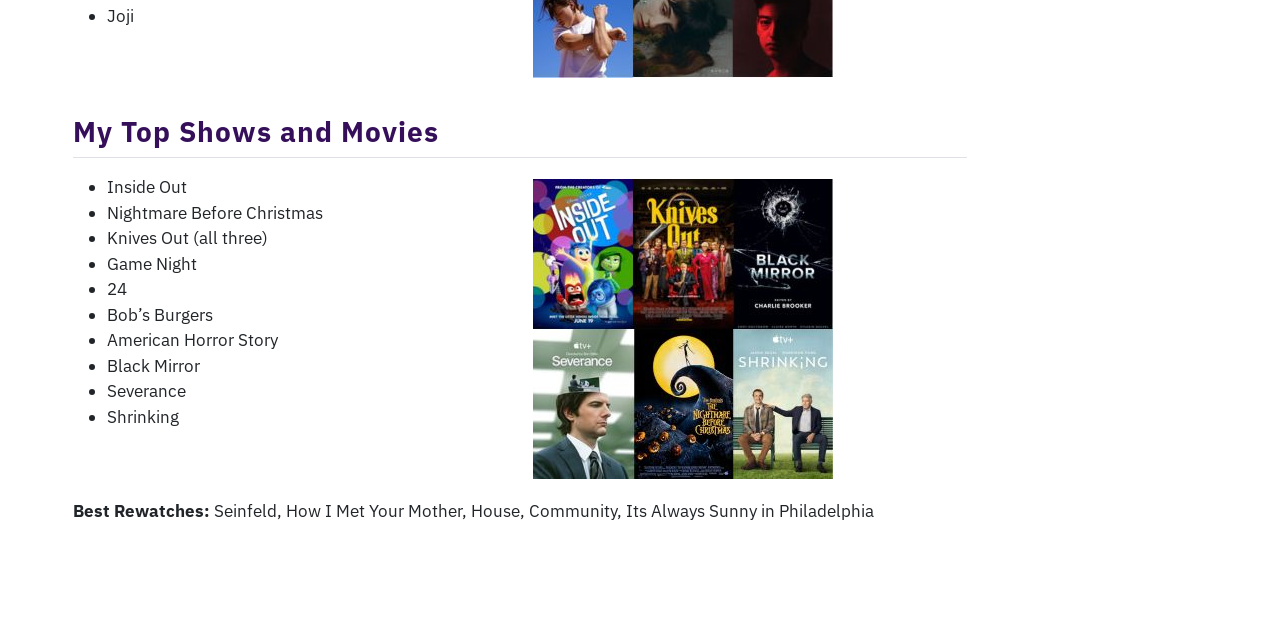
<file: docs/about.html>
<!DOCTYPE html>
<html xmlns="http://www.w3.org/1999/xhtml" lang="en" xml:lang="en"><head>

<meta charset="utf-8">
<meta name="generator" content="quarto-1.9.37">

<meta name="viewport" content="width=device-width, initial-scale=1.0, user-scalable=yes">


<title>About Me! – Jocelyn Magner</title>
<style>
/* Default styles provided by pandoc.
** See https://pandoc.org/MANUAL.html#variables-for-html for config info.
*/
code{white-space: pre-wrap;}
span.smallcaps{font-variant: small-caps;}
div.columns{display: flex; gap: min(4vw, 1.5em);}
div.column{flex: auto; overflow-x: auto;}
div.hanging-indent{margin-left: 1.5em; text-indent: -1.5em;}
ul.task-list{list-style: none;}
ul.task-list li input[type="checkbox"] {
  width: 0.8em;
  margin: 0 0.8em 0.2em -1em; /* quarto-specific, see https://github.com/quarto-dev/quarto-cli/issues/4556 */ 
  vertical-align: middle;
}
</style>


<script src="site_libs/quarto-nav/quarto-nav.js"></script>
<script src="site_libs/quarto-nav/headroom.min.js"></script>
<script src="site_libs/clipboard/clipboard.min.js"></script>
<script src="site_libs/quarto-search/autocomplete.umd.js"></script>
<script src="site_libs/quarto-search/fuse.min.js"></script>
<script src="site_libs/quarto-search/quarto-search.js"></script>
<meta name="quarto:offset" content="./">
<script src="site_libs/quarto-html/quarto.js" type="module"></script>
<script src="site_libs/quarto-html/tabsets/tabsets.js" type="module"></script>
<script src="site_libs/quarto-html/popper.min.js"></script>
<script src="site_libs/quarto-html/tippy.umd.min.js"></script>
<script src="site_libs/quarto-html/anchor.min.js"></script>
<link href="site_libs/quarto-html/tippy.css" rel="stylesheet">
<link href="site_libs/quarto-html/quarto-syntax-highlighting-7f8f88aac4f3542376d5c11b86a4c14d.css" rel="stylesheet" id="quarto-text-highlighting-styles">
<script src="site_libs/bootstrap/bootstrap.min.js"></script>
<link href="site_libs/bootstrap/bootstrap-icons.css" rel="stylesheet">
<link href="site_libs/bootstrap/bootstrap-21785907c9841b1e4ab30c3bb355428c.min.css" rel="stylesheet" append-hash="true" id="quarto-bootstrap" data-mode="light">
<script src="site_libs/quarto-contrib/glightbox/glightbox.min.js"></script>
<link href="site_libs/quarto-contrib/glightbox/glightbox.min.css" rel="stylesheet">
<link href="site_libs/quarto-contrib/glightbox/lightbox.css" rel="stylesheet">
<script id="quarto-search-options" type="application/json">{
  "location": "navbar",
  "copy-button": false,
  "collapse-after": 3,
  "panel-placement": "end",
  "type": "overlay",
  "limit": 50,
  "keyboard-shortcut": [
    "f",
    "/",
    "s"
  ],
  "show-item-context": false,
  "language": {
    "search-no-results-text": "No results",
    "search-matching-documents-text": "matching documents",
    "search-copy-link-title": "Copy link to search",
    "search-hide-matches-text": "Hide additional matches",
    "search-more-match-text": "more match in this document",
    "search-more-matches-text": "more matches in this document",
    "search-clear-button-title": "Clear",
    "search-text-placeholder": "",
    "search-detached-cancel-button-title": "Cancel",
    "search-submit-button-title": "Submit",
    "search-label": "Search"
  }
}</script>


<link rel="stylesheet" href="styles.scss">
</head>

<body class="nav-fixed quarto-light">

<div id="quarto-search-results"></div>
  <header id="quarto-header" class="headroom fixed-top">
    <nav class="navbar navbar-expand-lg " data-bs-theme="dark">
      <div class="navbar-container container-fluid">
      <div class="navbar-brand-container mx-auto">
    <a class="navbar-brand" href="./index.html">
    <span class="navbar-title">Jocelyn Magner</span>
    </a>
  </div>
            <div id="quarto-search" class="" title="Search"></div>
          <button class="navbar-toggler" type="button" data-bs-toggle="collapse" data-bs-target="#navbarCollapse" aria-controls="navbarCollapse" role="menu" aria-expanded="false" aria-label="Toggle navigation" onclick="if (window.quartoToggleHeadroom) { window.quartoToggleHeadroom(); }">
  <span class="navbar-toggler-icon"></span>
</button>
          <div class="collapse navbar-collapse" id="navbarCollapse">
            <ul class="navbar-nav navbar-nav-scroll me-auto">
  <li class="nav-item">
    <a class="nav-link" href="./index.html"> 
<span class="menu-text">Home</span></a>
  </li>  
  <li class="nav-item">
    <a class="nav-link active" href="./about.html" aria-current="page"> 
<span class="menu-text">About Me</span></a>
  </li>  
  <li class="nav-item">
    <a class="nav-link" href="./projects.html"> 
<span class="menu-text">Projects</span></a>
  </li>  
  <li class="nav-item">
    <a class="nav-link" href="./travels.html"> 
<span class="menu-text">Travels</span></a>
  </li>  
  <li class="nav-item">
    <a class="nav-link" href="./resume.html"> 
<span class="menu-text">Resume</span></a>
  </li>  
</ul>
          </div> <!-- /navcollapse -->
            <div class="quarto-navbar-tools">
</div>
      </div> <!-- /container-fluid -->
    </nav>
</header>
<!-- content -->
<div id="quarto-content" class="quarto-container page-columns page-rows-contents page-layout-full page-navbar">
<!-- sidebar -->
<!-- margin-sidebar -->
    <div id="quarto-margin-sidebar" class="sidebar margin-sidebar">
        <nav id="TOC" role="doc-toc" class="toc-active">
    <h2 id="toc-title">On this page</h2>
   
  <ul>
  <li><a href="#club-involvement" id="toc-club-involvement" class="nav-link active" data-scroll-target="#club-involvement">Club Involvement</a>
  <ul class="collapse">
  <li><a href="#seeds-club" id="toc-seeds-club" class="nav-link" data-scroll-target="#seeds-club">SEEDS club</a></li>
  </ul></li>
  <li><a href="#hobbies" id="toc-hobbies" class="nav-link" data-scroll-target="#hobbies">Hobbies</a></li>
  <li><a href="#movie-and-music-recommendations" id="toc-movie-and-music-recommendations" class="nav-link" data-scroll-target="#movie-and-music-recommendations">Movie and Music Recommendations</a>
  <ul class="collapse">
  <li><a href="#my-top-music-artists-this-year" id="toc-my-top-music-artists-this-year" class="nav-link" data-scroll-target="#my-top-music-artists-this-year">My Top Music Artists (This Year)</a></li>
  <li><a href="#my-top-shows-and-movies" id="toc-my-top-shows-and-movies" class="nav-link" data-scroll-target="#my-top-shows-and-movies">My Top Shows and Movies</a></li>
  </ul></li>
  </ul>
</nav>
    </div>
<!-- main -->
<main class="content column-page-left" id="quarto-document-content">

<header id="title-block-header" class="quarto-title-block default">
<div class="quarto-title">
<h1 class="title">About Me!</h1>
</div>



<div class="quarto-title-meta column-page-left">

    
  
    
  </div>
  


</header>


<section id="club-involvement" class="level1">
<h1>Club Involvement</h1>
<section id="seeds-club" class="level3">
<h3 class="anchored" data-anchor-id="seeds-club">SEEDS club</h3>
<p>I joined the SEEDS club this quarter and was lucky to join their trip to the Sierra Nevada Aquatic Research Lab . They also recently held a cyanotyping event that was a a lot of fun!</p>
<div class="quarto-layout-panel" data-layout-ncol="3">
<div class="quarto-layout-row">
<div class="quarto-layout-cell" style="flex-basis: 33.3%;justify-content: flex-start;">
<div class="quarto-figure quarto-figure-center">
<figure class="figure">
<p><a href="media/SNARL1-square.JPG" class="lightbox" data-glightbox="description: .lightbox-desc-1;title:UCSB SEEDS;" data-gallery="my-gallery" title="UCSB SEEDS"><img src="media/SNARL1-square.JPG" class="img-fluid figure-img" alt="UCSB SEEDS"></a></p>
<figcaption>UCSB SEEDS</figcaption>
</figure>
</div>
</div>
<div class="quarto-layout-cell" style="flex-basis: 33.3%;justify-content: flex-start;">
<div class="quarto-figure quarto-figure-center">
<figure class="figure">
<p><a href="media/SNARL2-square.JPG" class="lightbox" data-glightbox="description: .lightbox-desc-2;title:Convict Lake;" data-gallery="my-gallery" title="Convict Lake"><img src="media/SNARL2-square.JPG" class="img-fluid figure-img" alt="Convict Lake"></a></p>
<figcaption>Convict Lake</figcaption>
</figure>
</div>
</div>
<div class="quarto-layout-cell" style="flex-basis: 33.3%;justify-content: flex-start;">
<div class="quarto-figure quarto-figure-center">
<figure class="figure">
<p><a href="media/SNARL3-square.JPG" class="lightbox" data-glightbox="description: .lightbox-desc-3;title:Panorama Dome;" data-gallery="my-gallery" title="Panorama Dome"><img src="media/SNARL3-square.JPG" class="img-fluid figure-img" alt="Panorama Dome"></a></p>
<figcaption>Panorama Dome</figcaption>
</figure>
</div>
</div>
</div>
</div>
</section>
</section>
<section id="hobbies" class="level1">
<h1>Hobbies</h1>
<p>In my free time, I enjoy cooking, baking, crafting, and painting.</p>
<div class="quarto-layout-panel" data-layout-ncol="3">
<div class="quarto-layout-row">
<div class="quarto-layout-cell" style="flex-basis: 33.3%;justify-content: flex-start;">
<div class="quarto-figure quarto-figure-center">
<figure class="figure">
<p><a href="media/painting81.JPG" class="lightbox" data-glightbox="description: .lightbox-desc-4;title:Paintings;" data-gallery="gallery2" title="Paintings"><img src="media/painting81.JPG" class="img-fluid figure-img" alt="Paintings"></a></p>
<figcaption>Paintings</figcaption>
</figure>
</div>
</div>
<div class="quarto-layout-cell" style="flex-basis: 33.3%;justify-content: flex-start;">
<div class="quarto-figure quarto-figure-center">
<figure class="figure">
<p><a href="media/craft3.JPG" class="lightbox" data-glightbox="description: .lightbox-desc-5;title:Crafts;" data-gallery="gallery2" title="Crafts"><img src="media/craft3.JPG" class="img-fluid figure-img" alt="Crafts"></a></p>
<figcaption>Crafts</figcaption>
</figure>
</div>
</div>
<div class="quarto-layout-cell" style="flex-basis: 33.3%;justify-content: flex-start;">
<div class="quarto-figure quarto-figure-center">
<figure class="figure">
<p><a href="media/food2.JPG" class="lightbox" data-glightbox="description: .lightbox-desc-6;title:Cooking &amp; Baking;" data-gallery="gallery2" title="Cooking &amp; Baking"><img src="media/food2.JPG" class="img-fluid figure-img" alt="Cooking &amp; Baking"></a></p>
<figcaption>Cooking &amp; Baking</figcaption>
</figure>
</div>
</div>
</div>
</div>
</section>
<section id="movie-and-music-recommendations" class="level1">
<h1>Movie and Music Recommendations</h1>
<p>Some of my favorite music artists, shows, and movies that I would recommend!</p>
<section id="my-top-music-artists-this-year" class="level2">
<h2 class="anchored" data-anchor-id="my-top-music-artists-this-year">My Top Music Artists (This Year)</h2>
<div class="quarto-layout-panel" data-layout="[1, 1]">
<div class="quarto-layout-row">
<div class="quarto-layout-cell" style="flex-basis: 50.0%;justify-content: flex-start;">
<ul>
<li>Twenty One Pilots</li>
<li>Pinegrove</li>
<li>Kevin Abstract</li>
<li>Klangstof</li>
<li>Ryan Beatty</li>
<li>The 1975</li>
<li>Frank Ocean</li>
<li>Dodie</li>
<li>Roy Blair</li>
<li>Joji</li>
</ul>
</div>
<div class="quarto-layout-cell" style="flex-basis: 50.0%;justify-content: center;">
<p><a href="media/music-300.jpg" class="lightbox" data-gallery="quarto-lightbox-gallery-7"><img src="media/music-300.jpg" class="img-fluid"></a></p>
</div>
</div>
</div>
</section>
<section id="my-top-shows-and-movies" class="level2">
<h2 class="anchored" data-anchor-id="my-top-shows-and-movies">My Top Shows and Movies</h2>
<div class="quarto-layout-panel" data-layout="[1, 1]">
<div class="quarto-layout-row">
<div class="quarto-layout-cell" style="flex-basis: 50.0%;justify-content: flex-start;">
<ul>
<li>Inside Out</li>
<li>Nightmare Before Christmas</li>
<li>Knives Out (all three)</li>
<li>Game Night</li>
<li>24</li>
<li>Bob’s Burgers</li>
<li>American Horror Story</li>
<li>Black Mirror</li>
<li>Severance</li>
<li>Shrinking</li>
</ul>
</div>
<div class="quarto-layout-cell" style="flex-basis: 50.0%;justify-content: center;">
<p><a href="media/movies-300.jpg" class="lightbox" data-gallery="quarto-lightbox-gallery-8"><img src="media/movies-300.jpg" class="img-fluid"></a></p>
</div>
</div>
</div>
<p><strong>Best Rewatches:</strong> Seinfeld, How I Met Your Mother, House, Community, Its Always Sunny in Philadelphia</p>


<div class="hidden" aria-hidden="true">
<div class="glightbox-desc lightbox-desc-1">
<p>Group photo of UCSB’s chapter of SEEDS (Strategies for Ecological Education, Diversity, and Sustainability) club at the Sierra Nevada Aquatic Research Labratory.</p>
</div>
<div class="glightbox-desc lightbox-desc-2">
<p>On our first day of the trip we visited Convit Lake. We collected plant samples for pressing and documented our findings on the inaturalist app. It went from cool and sunny to snowing sideways.</p>
</div>
<div class="glightbox-desc lightbox-desc-3">
<p>On the second day of the trip we went on a hike at Panorama Dome led by a naturalist. We learned about the different types of plant growth caused by differing conditions on the North and South side of the mountains.</p>
</div>
<div class="glightbox-desc lightbox-desc-4">
<p>Watercolor Birds of Paradise Plant</p>
</div>
<div class="glightbox-desc lightbox-desc-5">
<p>Crocheted basket</p>
</div>
<div class="glightbox-desc lightbox-desc-6">
<p>Strawberry Topped Cheesecake</p>
</div>
</div>
</section>
</section>

</main> <!-- /main -->
<script id="quarto-html-after-body" type="application/javascript">
  window.document.addEventListener("DOMContentLoaded", function (event) {
    const icon = "";
    const anchorJS = new window.AnchorJS();
    anchorJS.options = {
      placement: 'right',
      icon: icon
    };
    anchorJS.add('.anchored');
    const isCodeAnnotation = (el) => {
      for (const clz of el.classList) {
        if (clz.startsWith('code-annotation-')) {                     
          return true;
        }
      }
      return false;
    }
    const onCopySuccess = function(e) {
      // button target
      const button = e.trigger;
      // don't keep focus
      button.blur();
      // flash "checked"
      button.classList.add('code-copy-button-checked');
      var currentTitle = button.getAttribute("title");
      button.setAttribute("title", "Copied!");
      let tooltip;
      if (window.bootstrap) {
        button.setAttribute("data-bs-toggle", "tooltip");
        button.setAttribute("data-bs-placement", "left");
        button.setAttribute("data-bs-title", "Copied!");
        tooltip = new bootstrap.Tooltip(button, 
          { trigger: "manual", 
            customClass: "code-copy-button-tooltip",
            offset: [0, -8]});
        tooltip.show();    
      }
      setTimeout(function() {
        if (tooltip) {
          tooltip.hide();
          button.removeAttribute("data-bs-title");
          button.removeAttribute("data-bs-toggle");
          button.removeAttribute("data-bs-placement");
        }
        button.setAttribute("title", currentTitle);
        button.classList.remove('code-copy-button-checked');
      }, 1000);
      // clear code selection
      e.clearSelection();
    }
    const getTextToCopy = function(trigger) {
      const outerScaffold = trigger.parentElement.cloneNode(true);
      const codeEl = outerScaffold.querySelector('code');
      for (const childEl of codeEl.children) {
        if (isCodeAnnotation(childEl)) {
          childEl.remove();
        }
      }
      return codeEl.innerText;
    }
    const clipboard = new window.ClipboardJS('.code-copy-button:not([data-in-quarto-modal])', {
      text: getTextToCopy
    });
    clipboard.on('success', onCopySuccess);
    if (window.document.getElementById('quarto-embedded-source-code-modal')) {
      const clipboardModal = new window.ClipboardJS('.code-copy-button[data-in-quarto-modal]', {
        text: getTextToCopy,
        container: window.document.getElementById('quarto-embedded-source-code-modal')
      });
      clipboardModal.on('success', onCopySuccess);
    }
      var localhostRegex = new RegExp(/^(?:http|https):\/\/localhost\:?[0-9]*\//);
      var mailtoRegex = new RegExp(/^mailto:/);
        var filterRegex = new RegExp('/' + window.location.host + '/');
      var isInternal = (href) => {
          return filterRegex.test(href) || localhostRegex.test(href) || mailtoRegex.test(href);
      }
      // Inspect non-navigation links and adorn them if external
     var links = window.document.querySelectorAll('a[href]:not(.nav-link):not(.navbar-brand):not(.toc-action):not(.sidebar-link):not(.sidebar-item-toggle):not(.pagination-link):not(.no-external):not([aria-hidden]):not(.dropdown-item):not(.quarto-navigation-tool):not(.about-link)');
      for (var i=0; i<links.length; i++) {
        const link = links[i];
        if (!isInternal(link.href)) {
          // undo the damage that might have been done by quarto-nav.js in the case of
          // links that we want to consider external
          if (link.dataset.originalHref !== undefined) {
            link.href = link.dataset.originalHref;
          }
        }
      }
    function tippyHover(el, contentFn, onTriggerFn, onUntriggerFn) {
      const config = {
        allowHTML: true,
        maxWidth: 500,
        delay: 100,
        arrow: false,
        appendTo: function(el) {
            return el.parentElement;
        },
        interactive: true,
        interactiveBorder: 10,
        theme: 'quarto',
        placement: 'bottom-start',
      };
      if (contentFn) {
        config.content = contentFn;
      }
      if (onTriggerFn) {
        config.onTrigger = onTriggerFn;
      }
      if (onUntriggerFn) {
        config.onUntrigger = onUntriggerFn;
      }
      window.tippy(el, config); 
    }
    const noterefs = window.document.querySelectorAll('a[role="doc-noteref"]');
    for (var i=0; i<noterefs.length; i++) {
      const ref = noterefs[i];
      tippyHover(ref, function() {
        // use id or data attribute instead here
        let href = ref.getAttribute('data-footnote-href') || ref.getAttribute('href');
        try { href = new URL(href).hash; } catch {}
        const id = href.replace(/^#\/?/, "");
        const note = window.document.getElementById(id);
        if (note) {
          return note.innerHTML;
        } else {
          return "";
        }
      });
    }
    const xrefs = window.document.querySelectorAll('a.quarto-xref');
    const processXRef = (id, note) => {
      // Strip column container classes
      const stripColumnClz = (el) => {
        el.classList.remove("page-full", "page-columns");
        if (el.children) {
          for (const child of el.children) {
            stripColumnClz(child);
          }
        }
      }
      stripColumnClz(note)
      if (id === null || id.startsWith('sec-')) {
        // Special case sections, only their first couple elements
        const container = document.createElement("div");
        if (note.children && note.children.length > 2) {
          container.appendChild(note.children[0].cloneNode(true));
          for (let i = 1; i < note.children.length; i++) {
            const child = note.children[i];
            if (child.tagName === "P" && child.innerText === "") {
              continue;
            } else {
              container.appendChild(child.cloneNode(true));
              break;
            }
          }
          if (window.Quarto?.typesetMath) {
            window.Quarto.typesetMath(container);
          }
          return container.innerHTML
        } else {
          if (window.Quarto?.typesetMath) {
            window.Quarto.typesetMath(note);
          }
          return note.innerHTML;
        }
      } else {
        // Remove any anchor links if they are present
        const anchorLink = note.querySelector('a.anchorjs-link');
        if (anchorLink) {
          anchorLink.remove();
        }
        if (window.Quarto?.typesetMath) {
          window.Quarto.typesetMath(note);
        }
        if (note.classList.contains("callout")) {
          return note.outerHTML;
        } else {
          return note.innerHTML;
        }
      }
    }
    for (var i=0; i<xrefs.length; i++) {
      const xref = xrefs[i];
      tippyHover(xref, undefined, function(instance) {
        instance.disable();
        let url = xref.getAttribute('href');
        let hash = undefined; 
        if (url.startsWith('#')) {
          hash = url;
        } else {
          try { hash = new URL(url).hash; } catch {}
        }
        if (hash) {
          const id = hash.replace(/^#\/?/, "");
          const note = window.document.getElementById(id);
          if (note !== null) {
            try {
              const html = processXRef(id, note.cloneNode(true));
              instance.setContent(html);
            } finally {
              instance.enable();
              instance.show();
            }
          } else {
            // See if we can fetch this
            fetch(url.split('#')[0])
            .then(res => res.text())
            .then(html => {
              const parser = new DOMParser();
              const htmlDoc = parser.parseFromString(html, "text/html");
              const note = htmlDoc.getElementById(id);
              if (note !== null) {
                const html = processXRef(id, note);
                instance.setContent(html);
              } 
            }).finally(() => {
              instance.enable();
              instance.show();
            });
          }
        } else {
          // See if we can fetch a full url (with no hash to target)
          // This is a special case and we should probably do some content thinning / targeting
          fetch(url)
          .then(res => res.text())
          .then(html => {
            const parser = new DOMParser();
            const htmlDoc = parser.parseFromString(html, "text/html");
            const note = htmlDoc.querySelector('main.content');
            if (note !== null) {
              // This should only happen for chapter cross references
              // (since there is no id in the URL)
              // remove the first header
              if (note.children.length > 0 && note.children[0].tagName === "HEADER") {
                note.children[0].remove();
              }
              const html = processXRef(null, note);
              instance.setContent(html);
            } 
          }).finally(() => {
            instance.enable();
            instance.show();
          });
        }
      }, function(instance) {
      });
    }
        let selectedAnnoteEl;
        const selectorForAnnotation = ( cell, annotation) => {
          let cellAttr = 'data-code-cell="' + cell + '"';
          let lineAttr = 'data-code-annotation="' +  annotation + '"';
          const selector = 'span[' + cellAttr + '][' + lineAttr + ']';
          return selector;
        }
        const selectCodeLines = (annoteEl) => {
          const doc = window.document;
          const targetCell = annoteEl.getAttribute("data-target-cell");
          const targetAnnotation = annoteEl.getAttribute("data-target-annotation");
          const annoteSpan = window.document.querySelector(selectorForAnnotation(targetCell, targetAnnotation));
          const lines = annoteSpan.getAttribute("data-code-lines").split(",");
          const lineIds = lines.map((line) => {
            return targetCell + "-" + line;
          })
          let top = null;
          let height = null;
          let parent = null;
          if (lineIds.length > 0) {
              //compute the position of the single el (top and bottom and make a div)
              const el = window.document.getElementById(lineIds[0]);
              top = el.offsetTop;
              height = el.offsetHeight;
              parent = el.parentElement.parentElement;
            if (lineIds.length > 1) {
              const lastEl = window.document.getElementById(lineIds[lineIds.length - 1]);
              const bottom = lastEl.offsetTop + lastEl.offsetHeight;
              height = bottom - top;
            }
            if (top !== null && height !== null && parent !== null) {
              // cook up a div (if necessary) and position it 
              let div = window.document.getElementById("code-annotation-line-highlight");
              if (div === null) {
                div = window.document.createElement("div");
                div.setAttribute("id", "code-annotation-line-highlight");
                div.style.position = 'absolute';
                parent.appendChild(div);
              }
              div.style.top = top - 2 + "px";
              div.style.height = height + 4 + "px";
              div.style.left = 0;
              let gutterDiv = window.document.getElementById("code-annotation-line-highlight-gutter");
              if (gutterDiv === null) {
                gutterDiv = window.document.createElement("div");
                gutterDiv.setAttribute("id", "code-annotation-line-highlight-gutter");
                gutterDiv.style.position = 'absolute';
                const codeCell = window.document.getElementById(targetCell);
                const gutter = codeCell.querySelector('.code-annotation-gutter');
                gutter.appendChild(gutterDiv);
              }
              gutterDiv.style.top = top - 2 + "px";
              gutterDiv.style.height = height + 4 + "px";
            }
            selectedAnnoteEl = annoteEl;
          }
        };
        const unselectCodeLines = () => {
          const elementsIds = ["code-annotation-line-highlight", "code-annotation-line-highlight-gutter"];
          elementsIds.forEach((elId) => {
            const div = window.document.getElementById(elId);
            if (div) {
              div.remove();
            }
          });
          selectedAnnoteEl = undefined;
        };
          // Handle positioning of the toggle
      window.addEventListener(
        "resize",
        throttle(() => {
          elRect = undefined;
          if (selectedAnnoteEl) {
            selectCodeLines(selectedAnnoteEl);
          }
        }, 10)
      );
      function throttle(fn, ms) {
      let throttle = false;
      let timer;
        return (...args) => {
          if(!throttle) { // first call gets through
              fn.apply(this, args);
              throttle = true;
          } else { // all the others get throttled
              if(timer) clearTimeout(timer); // cancel #2
              timer = setTimeout(() => {
                fn.apply(this, args);
                timer = throttle = false;
              }, ms);
          }
        };
      }
        // Attach click handler to the DT
        const annoteDls = window.document.querySelectorAll('dt[data-target-cell]');
        for (const annoteDlNode of annoteDls) {
          annoteDlNode.addEventListener('click', (event) => {
            const clickedEl = event.target;
            if (clickedEl !== selectedAnnoteEl) {
              unselectCodeLines();
              const activeEl = window.document.querySelector('dt[data-target-cell].code-annotation-active');
              if (activeEl) {
                activeEl.classList.remove('code-annotation-active');
              }
              selectCodeLines(clickedEl);
              clickedEl.classList.add('code-annotation-active');
            } else {
              // Unselect the line
              unselectCodeLines();
              clickedEl.classList.remove('code-annotation-active');
            }
          });
        }
    const findCites = (el) => {
      const parentEl = el.parentElement;
      if (parentEl) {
        const cites = parentEl.dataset.cites;
        if (cites) {
          return {
            el,
            cites: cites.split(' ')
          };
        } else {
          return findCites(el.parentElement)
        }
      } else {
        return undefined;
      }
    };
    var bibliorefs = window.document.querySelectorAll('a[role="doc-biblioref"]');
    for (var i=0; i<bibliorefs.length; i++) {
      const ref = bibliorefs[i];
      const citeInfo = findCites(ref);
      if (citeInfo) {
        tippyHover(citeInfo.el, function() {
          var popup = window.document.createElement('div');
          citeInfo.cites.forEach(function(cite) {
            var citeDiv = window.document.createElement('div');
            citeDiv.classList.add('hanging-indent');
            citeDiv.classList.add('csl-entry');
            var biblioDiv = window.document.getElementById('ref-' + cite);
            if (biblioDiv) {
              citeDiv.innerHTML = biblioDiv.innerHTML;
            }
            popup.appendChild(citeDiv);
          });
          return popup.innerHTML;
        });
      }
    }
  });
  </script>
</div> <!-- /content -->
<script>var lightboxQuarto = GLightbox({"closeEffect":"zoom","descPosition":"right","loop":true,"openEffect":"zoom","selector":".lightbox"});
(function() {
  let previousOnload = window.onload;
  window.onload = () => {
    if (previousOnload) {
      previousOnload();
    }
    lightboxQuarto.on('slide_before_load', (data) => {
      const { slideIndex, slideNode, slideConfig, player, trigger } = data;
      const href = trigger.getAttribute('href');
      if (href !== null) {
        const imgEl = window.document.querySelector(`a[href="${href}"] img`);
        if (imgEl !== null) {
          const srcAttr = imgEl.getAttribute("src");
          if (srcAttr && srcAttr.startsWith("data:")) {
            slideConfig.href = srcAttr;
          }
        }
      } 
    });
  
    lightboxQuarto.on('slide_after_load', (data) => {
      const { slideIndex, slideNode, slideConfig, player, trigger } = data;
      if (window.Quarto?.typesetMath) {
        window.Quarto.typesetMath(slideNode);
      }
    });
  
  };
  
})();
          </script>




</body></html>
</file>
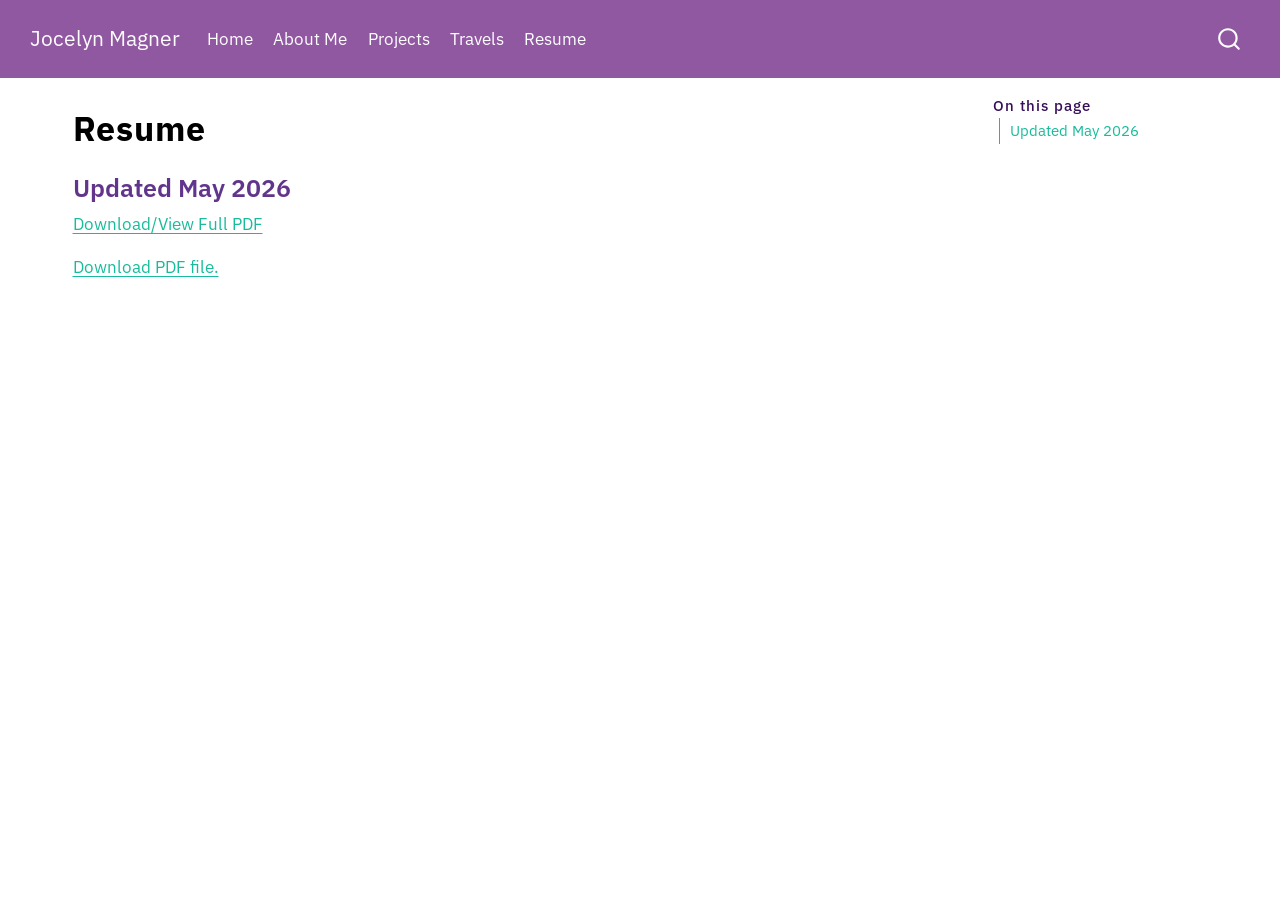
<file: docs/resume.html>
<!DOCTYPE html>
<html xmlns="http://www.w3.org/1999/xhtml" lang="en" xml:lang="en"><head>

<meta charset="utf-8">
<meta name="generator" content="quarto-1.9.37">

<meta name="viewport" content="width=device-width, initial-scale=1.0, user-scalable=yes">


<title>Resume – Jocelyn Magner</title>
<style>
/* Default styles provided by pandoc.
** See https://pandoc.org/MANUAL.html#variables-for-html for config info.
*/
code{white-space: pre-wrap;}
span.smallcaps{font-variant: small-caps;}
div.columns{display: flex; gap: min(4vw, 1.5em);}
div.column{flex: auto; overflow-x: auto;}
div.hanging-indent{margin-left: 1.5em; text-indent: -1.5em;}
ul.task-list{list-style: none;}
ul.task-list li input[type="checkbox"] {
  width: 0.8em;
  margin: 0 0.8em 0.2em -1em; /* quarto-specific, see https://github.com/quarto-dev/quarto-cli/issues/4556 */ 
  vertical-align: middle;
}
</style>


<script src="site_libs/quarto-nav/quarto-nav.js"></script>
<script src="site_libs/quarto-nav/headroom.min.js"></script>
<script src="site_libs/clipboard/clipboard.min.js"></script>
<script src="site_libs/quarto-search/autocomplete.umd.js"></script>
<script src="site_libs/quarto-search/fuse.min.js"></script>
<script src="site_libs/quarto-search/quarto-search.js"></script>
<meta name="quarto:offset" content="./">
<script src="site_libs/quarto-html/quarto.js" type="module"></script>
<script src="site_libs/quarto-html/tabsets/tabsets.js" type="module"></script>
<script src="site_libs/quarto-html/popper.min.js"></script>
<script src="site_libs/quarto-html/tippy.umd.min.js"></script>
<script src="site_libs/quarto-html/anchor.min.js"></script>
<link href="site_libs/quarto-html/tippy.css" rel="stylesheet">
<link href="site_libs/quarto-html/quarto-syntax-highlighting-7f8f88aac4f3542376d5c11b86a4c14d.css" rel="stylesheet" id="quarto-text-highlighting-styles">
<script src="site_libs/bootstrap/bootstrap.min.js"></script>
<link href="site_libs/bootstrap/bootstrap-icons.css" rel="stylesheet">
<link href="site_libs/bootstrap/bootstrap-21785907c9841b1e4ab30c3bb355428c.min.css" rel="stylesheet" append-hash="true" id="quarto-bootstrap" data-mode="light">
<script id="quarto-search-options" type="application/json">{
  "location": "navbar",
  "copy-button": false,
  "collapse-after": 3,
  "panel-placement": "end",
  "type": "overlay",
  "limit": 50,
  "keyboard-shortcut": [
    "f",
    "/",
    "s"
  ],
  "show-item-context": false,
  "language": {
    "search-no-results-text": "No results",
    "search-matching-documents-text": "matching documents",
    "search-copy-link-title": "Copy link to search",
    "search-hide-matches-text": "Hide additional matches",
    "search-more-match-text": "more match in this document",
    "search-more-matches-text": "more matches in this document",
    "search-clear-button-title": "Clear",
    "search-text-placeholder": "",
    "search-detached-cancel-button-title": "Cancel",
    "search-submit-button-title": "Submit",
    "search-label": "Search"
  }
}</script>


</head>

<body class="nav-fixed quarto-light">

<div id="quarto-search-results"></div>
  <header id="quarto-header" class="headroom fixed-top">
    <nav class="navbar navbar-expand-lg " data-bs-theme="dark">
      <div class="navbar-container container-fluid">
      <div class="navbar-brand-container mx-auto">
    <a class="navbar-brand" href="./index.html">
    <span class="navbar-title">Jocelyn Magner</span>
    </a>
  </div>
            <div id="quarto-search" class="" title="Search"></div>
          <button class="navbar-toggler" type="button" data-bs-toggle="collapse" data-bs-target="#navbarCollapse" aria-controls="navbarCollapse" role="menu" aria-expanded="false" aria-label="Toggle navigation" onclick="if (window.quartoToggleHeadroom) { window.quartoToggleHeadroom(); }">
  <span class="navbar-toggler-icon"></span>
</button>
          <div class="collapse navbar-collapse" id="navbarCollapse">
            <ul class="navbar-nav navbar-nav-scroll me-auto">
  <li class="nav-item">
    <a class="nav-link" href="./index.html"> 
<span class="menu-text">Home</span></a>
  </li>  
  <li class="nav-item">
    <a class="nav-link" href="./about.html"> 
<span class="menu-text">About Me</span></a>
  </li>  
  <li class="nav-item">
    <a class="nav-link" href="./projects.html"> 
<span class="menu-text">Projects</span></a>
  </li>  
  <li class="nav-item">
    <a class="nav-link" href="./travels.html"> 
<span class="menu-text">Travels</span></a>
  </li>  
  <li class="nav-item">
    <a class="nav-link active" href="./resume.html" aria-current="page"> 
<span class="menu-text">Resume</span></a>
  </li>  
</ul>
          </div> <!-- /navcollapse -->
            <div class="quarto-navbar-tools">
</div>
      </div> <!-- /container-fluid -->
    </nav>
</header>
<!-- content -->
<div id="quarto-content" class="quarto-container page-columns page-rows-contents page-layout-full page-navbar">
<!-- sidebar -->
<!-- margin-sidebar -->
    <div id="quarto-margin-sidebar" class="sidebar margin-sidebar">
        <nav id="TOC" role="doc-toc" class="toc-active">
    <h2 id="toc-title">On this page</h2>
   
  <ul>
  <li><a href="#updated-may-2026" id="toc-updated-may-2026" class="nav-link active" data-scroll-target="#updated-may-2026">Updated May 2026</a></li>
  </ul>
</nav>
    </div>
<!-- main -->
<main class="content column-page-left" id="quarto-document-content">

<header id="title-block-header" class="quarto-title-block default">
<div class="quarto-title">
<h1 class="title">Resume</h1>
</div>



<div class="quarto-title-meta column-page-left">

    
  
    
  </div>
  


</header>


<section id="updated-may-2026" class="level3">
<h3 class="anchored" data-anchor-id="updated-may-2026">Updated May 2026</h3>
<p><a href="resume2026.pdf">Download/View Full PDF</a></p>
<p><object data="resume2026.pdf" type="application/pdf" width="100%" height="800"><a href="resume2026.pdf" download="">Download PDF file.</a></object></p>


</section>

</main> <!-- /main -->
<script id="quarto-html-after-body" type="application/javascript">
  window.document.addEventListener("DOMContentLoaded", function (event) {
    const icon = "";
    const anchorJS = new window.AnchorJS();
    anchorJS.options = {
      placement: 'right',
      icon: icon
    };
    anchorJS.add('.anchored');
    const isCodeAnnotation = (el) => {
      for (const clz of el.classList) {
        if (clz.startsWith('code-annotation-')) {                     
          return true;
        }
      }
      return false;
    }
    const onCopySuccess = function(e) {
      // button target
      const button = e.trigger;
      // don't keep focus
      button.blur();
      // flash "checked"
      button.classList.add('code-copy-button-checked');
      var currentTitle = button.getAttribute("title");
      button.setAttribute("title", "Copied!");
      let tooltip;
      if (window.bootstrap) {
        button.setAttribute("data-bs-toggle", "tooltip");
        button.setAttribute("data-bs-placement", "left");
        button.setAttribute("data-bs-title", "Copied!");
        tooltip = new bootstrap.Tooltip(button, 
          { trigger: "manual", 
            customClass: "code-copy-button-tooltip",
            offset: [0, -8]});
        tooltip.show();    
      }
      setTimeout(function() {
        if (tooltip) {
          tooltip.hide();
          button.removeAttribute("data-bs-title");
          button.removeAttribute("data-bs-toggle");
          button.removeAttribute("data-bs-placement");
        }
        button.setAttribute("title", currentTitle);
        button.classList.remove('code-copy-button-checked');
      }, 1000);
      // clear code selection
      e.clearSelection();
    }
    const getTextToCopy = function(trigger) {
      const outerScaffold = trigger.parentElement.cloneNode(true);
      const codeEl = outerScaffold.querySelector('code');
      for (const childEl of codeEl.children) {
        if (isCodeAnnotation(childEl)) {
          childEl.remove();
        }
      }
      return codeEl.innerText;
    }
    const clipboard = new window.ClipboardJS('.code-copy-button:not([data-in-quarto-modal])', {
      text: getTextToCopy
    });
    clipboard.on('success', onCopySuccess);
    if (window.document.getElementById('quarto-embedded-source-code-modal')) {
      const clipboardModal = new window.ClipboardJS('.code-copy-button[data-in-quarto-modal]', {
        text: getTextToCopy,
        container: window.document.getElementById('quarto-embedded-source-code-modal')
      });
      clipboardModal.on('success', onCopySuccess);
    }
      var localhostRegex = new RegExp(/^(?:http|https):\/\/localhost\:?[0-9]*\//);
      var mailtoRegex = new RegExp(/^mailto:/);
        var filterRegex = new RegExp('/' + window.location.host + '/');
      var isInternal = (href) => {
          return filterRegex.test(href) || localhostRegex.test(href) || mailtoRegex.test(href);
      }
      // Inspect non-navigation links and adorn them if external
     var links = window.document.querySelectorAll('a[href]:not(.nav-link):not(.navbar-brand):not(.toc-action):not(.sidebar-link):not(.sidebar-item-toggle):not(.pagination-link):not(.no-external):not([aria-hidden]):not(.dropdown-item):not(.quarto-navigation-tool):not(.about-link)');
      for (var i=0; i<links.length; i++) {
        const link = links[i];
        if (!isInternal(link.href)) {
          // undo the damage that might have been done by quarto-nav.js in the case of
          // links that we want to consider external
          if (link.dataset.originalHref !== undefined) {
            link.href = link.dataset.originalHref;
          }
        }
      }
    function tippyHover(el, contentFn, onTriggerFn, onUntriggerFn) {
      const config = {
        allowHTML: true,
        maxWidth: 500,
        delay: 100,
        arrow: false,
        appendTo: function(el) {
            return el.parentElement;
        },
        interactive: true,
        interactiveBorder: 10,
        theme: 'quarto',
        placement: 'bottom-start',
      };
      if (contentFn) {
        config.content = contentFn;
      }
      if (onTriggerFn) {
        config.onTrigger = onTriggerFn;
      }
      if (onUntriggerFn) {
        config.onUntrigger = onUntriggerFn;
      }
      window.tippy(el, config); 
    }
    const noterefs = window.document.querySelectorAll('a[role="doc-noteref"]');
    for (var i=0; i<noterefs.length; i++) {
      const ref = noterefs[i];
      tippyHover(ref, function() {
        // use id or data attribute instead here
        let href = ref.getAttribute('data-footnote-href') || ref.getAttribute('href');
        try { href = new URL(href).hash; } catch {}
        const id = href.replace(/^#\/?/, "");
        const note = window.document.getElementById(id);
        if (note) {
          return note.innerHTML;
        } else {
          return "";
        }
      });
    }
    const xrefs = window.document.querySelectorAll('a.quarto-xref');
    const processXRef = (id, note) => {
      // Strip column container classes
      const stripColumnClz = (el) => {
        el.classList.remove("page-full", "page-columns");
        if (el.children) {
          for (const child of el.children) {
            stripColumnClz(child);
          }
        }
      }
      stripColumnClz(note)
      if (id === null || id.startsWith('sec-')) {
        // Special case sections, only their first couple elements
        const container = document.createElement("div");
        if (note.children && note.children.length > 2) {
          container.appendChild(note.children[0].cloneNode(true));
          for (let i = 1; i < note.children.length; i++) {
            const child = note.children[i];
            if (child.tagName === "P" && child.innerText === "") {
              continue;
            } else {
              container.appendChild(child.cloneNode(true));
              break;
            }
          }
          if (window.Quarto?.typesetMath) {
            window.Quarto.typesetMath(container);
          }
          return container.innerHTML
        } else {
          if (window.Quarto?.typesetMath) {
            window.Quarto.typesetMath(note);
          }
          return note.innerHTML;
        }
      } else {
        // Remove any anchor links if they are present
        const anchorLink = note.querySelector('a.anchorjs-link');
        if (anchorLink) {
          anchorLink.remove();
        }
        if (window.Quarto?.typesetMath) {
          window.Quarto.typesetMath(note);
        }
        if (note.classList.contains("callout")) {
          return note.outerHTML;
        } else {
          return note.innerHTML;
        }
      }
    }
    for (var i=0; i<xrefs.length; i++) {
      const xref = xrefs[i];
      tippyHover(xref, undefined, function(instance) {
        instance.disable();
        let url = xref.getAttribute('href');
        let hash = undefined; 
        if (url.startsWith('#')) {
          hash = url;
        } else {
          try { hash = new URL(url).hash; } catch {}
        }
        if (hash) {
          const id = hash.replace(/^#\/?/, "");
          const note = window.document.getElementById(id);
          if (note !== null) {
            try {
              const html = processXRef(id, note.cloneNode(true));
              instance.setContent(html);
            } finally {
              instance.enable();
              instance.show();
            }
          } else {
            // See if we can fetch this
            fetch(url.split('#')[0])
            .then(res => res.text())
            .then(html => {
              const parser = new DOMParser();
              const htmlDoc = parser.parseFromString(html, "text/html");
              const note = htmlDoc.getElementById(id);
              if (note !== null) {
                const html = processXRef(id, note);
                instance.setContent(html);
              } 
            }).finally(() => {
              instance.enable();
              instance.show();
            });
          }
        } else {
          // See if we can fetch a full url (with no hash to target)
          // This is a special case and we should probably do some content thinning / targeting
          fetch(url)
          .then(res => res.text())
          .then(html => {
            const parser = new DOMParser();
            const htmlDoc = parser.parseFromString(html, "text/html");
            const note = htmlDoc.querySelector('main.content');
            if (note !== null) {
              // This should only happen for chapter cross references
              // (since there is no id in the URL)
              // remove the first header
              if (note.children.length > 0 && note.children[0].tagName === "HEADER") {
                note.children[0].remove();
              }
              const html = processXRef(null, note);
              instance.setContent(html);
            } 
          }).finally(() => {
            instance.enable();
            instance.show();
          });
        }
      }, function(instance) {
      });
    }
        let selectedAnnoteEl;
        const selectorForAnnotation = ( cell, annotation) => {
          let cellAttr = 'data-code-cell="' + cell + '"';
          let lineAttr = 'data-code-annotation="' +  annotation + '"';
          const selector = 'span[' + cellAttr + '][' + lineAttr + ']';
          return selector;
        }
        const selectCodeLines = (annoteEl) => {
          const doc = window.document;
          const targetCell = annoteEl.getAttribute("data-target-cell");
          const targetAnnotation = annoteEl.getAttribute("data-target-annotation");
          const annoteSpan = window.document.querySelector(selectorForAnnotation(targetCell, targetAnnotation));
          const lines = annoteSpan.getAttribute("data-code-lines").split(",");
          const lineIds = lines.map((line) => {
            return targetCell + "-" + line;
          })
          let top = null;
          let height = null;
          let parent = null;
          if (lineIds.length > 0) {
              //compute the position of the single el (top and bottom and make a div)
              const el = window.document.getElementById(lineIds[0]);
              top = el.offsetTop;
              height = el.offsetHeight;
              parent = el.parentElement.parentElement;
            if (lineIds.length > 1) {
              const lastEl = window.document.getElementById(lineIds[lineIds.length - 1]);
              const bottom = lastEl.offsetTop + lastEl.offsetHeight;
              height = bottom - top;
            }
            if (top !== null && height !== null && parent !== null) {
              // cook up a div (if necessary) and position it 
              let div = window.document.getElementById("code-annotation-line-highlight");
              if (div === null) {
                div = window.document.createElement("div");
                div.setAttribute("id", "code-annotation-line-highlight");
                div.style.position = 'absolute';
                parent.appendChild(div);
              }
              div.style.top = top - 2 + "px";
              div.style.height = height + 4 + "px";
              div.style.left = 0;
              let gutterDiv = window.document.getElementById("code-annotation-line-highlight-gutter");
              if (gutterDiv === null) {
                gutterDiv = window.document.createElement("div");
                gutterDiv.setAttribute("id", "code-annotation-line-highlight-gutter");
                gutterDiv.style.position = 'absolute';
                const codeCell = window.document.getElementById(targetCell);
                const gutter = codeCell.querySelector('.code-annotation-gutter');
                gutter.appendChild(gutterDiv);
              }
              gutterDiv.style.top = top - 2 + "px";
              gutterDiv.style.height = height + 4 + "px";
            }
            selectedAnnoteEl = annoteEl;
          }
        };
        const unselectCodeLines = () => {
          const elementsIds = ["code-annotation-line-highlight", "code-annotation-line-highlight-gutter"];
          elementsIds.forEach((elId) => {
            const div = window.document.getElementById(elId);
            if (div) {
              div.remove();
            }
          });
          selectedAnnoteEl = undefined;
        };
          // Handle positioning of the toggle
      window.addEventListener(
        "resize",
        throttle(() => {
          elRect = undefined;
          if (selectedAnnoteEl) {
            selectCodeLines(selectedAnnoteEl);
          }
        }, 10)
      );
      function throttle(fn, ms) {
      let throttle = false;
      let timer;
        return (...args) => {
          if(!throttle) { // first call gets through
              fn.apply(this, args);
              throttle = true;
          } else { // all the others get throttled
              if(timer) clearTimeout(timer); // cancel #2
              timer = setTimeout(() => {
                fn.apply(this, args);
                timer = throttle = false;
              }, ms);
          }
        };
      }
        // Attach click handler to the DT
        const annoteDls = window.document.querySelectorAll('dt[data-target-cell]');
        for (const annoteDlNode of annoteDls) {
          annoteDlNode.addEventListener('click', (event) => {
            const clickedEl = event.target;
            if (clickedEl !== selectedAnnoteEl) {
              unselectCodeLines();
              const activeEl = window.document.querySelector('dt[data-target-cell].code-annotation-active');
              if (activeEl) {
                activeEl.classList.remove('code-annotation-active');
              }
              selectCodeLines(clickedEl);
              clickedEl.classList.add('code-annotation-active');
            } else {
              // Unselect the line
              unselectCodeLines();
              clickedEl.classList.remove('code-annotation-active');
            }
          });
        }
    const findCites = (el) => {
      const parentEl = el.parentElement;
      if (parentEl) {
        const cites = parentEl.dataset.cites;
        if (cites) {
          return {
            el,
            cites: cites.split(' ')
          };
        } else {
          return findCites(el.parentElement)
        }
      } else {
        return undefined;
      }
    };
    var bibliorefs = window.document.querySelectorAll('a[role="doc-biblioref"]');
    for (var i=0; i<bibliorefs.length; i++) {
      const ref = bibliorefs[i];
      const citeInfo = findCites(ref);
      if (citeInfo) {
        tippyHover(citeInfo.el, function() {
          var popup = window.document.createElement('div');
          citeInfo.cites.forEach(function(cite) {
            var citeDiv = window.document.createElement('div');
            citeDiv.classList.add('hanging-indent');
            citeDiv.classList.add('csl-entry');
            var biblioDiv = window.document.getElementById('ref-' + cite);
            if (biblioDiv) {
              citeDiv.innerHTML = biblioDiv.innerHTML;
            }
            popup.appendChild(citeDiv);
          });
          return popup.innerHTML;
        });
      }
    }
  });
  </script>
</div> <!-- /content -->




</body></html>
</file>
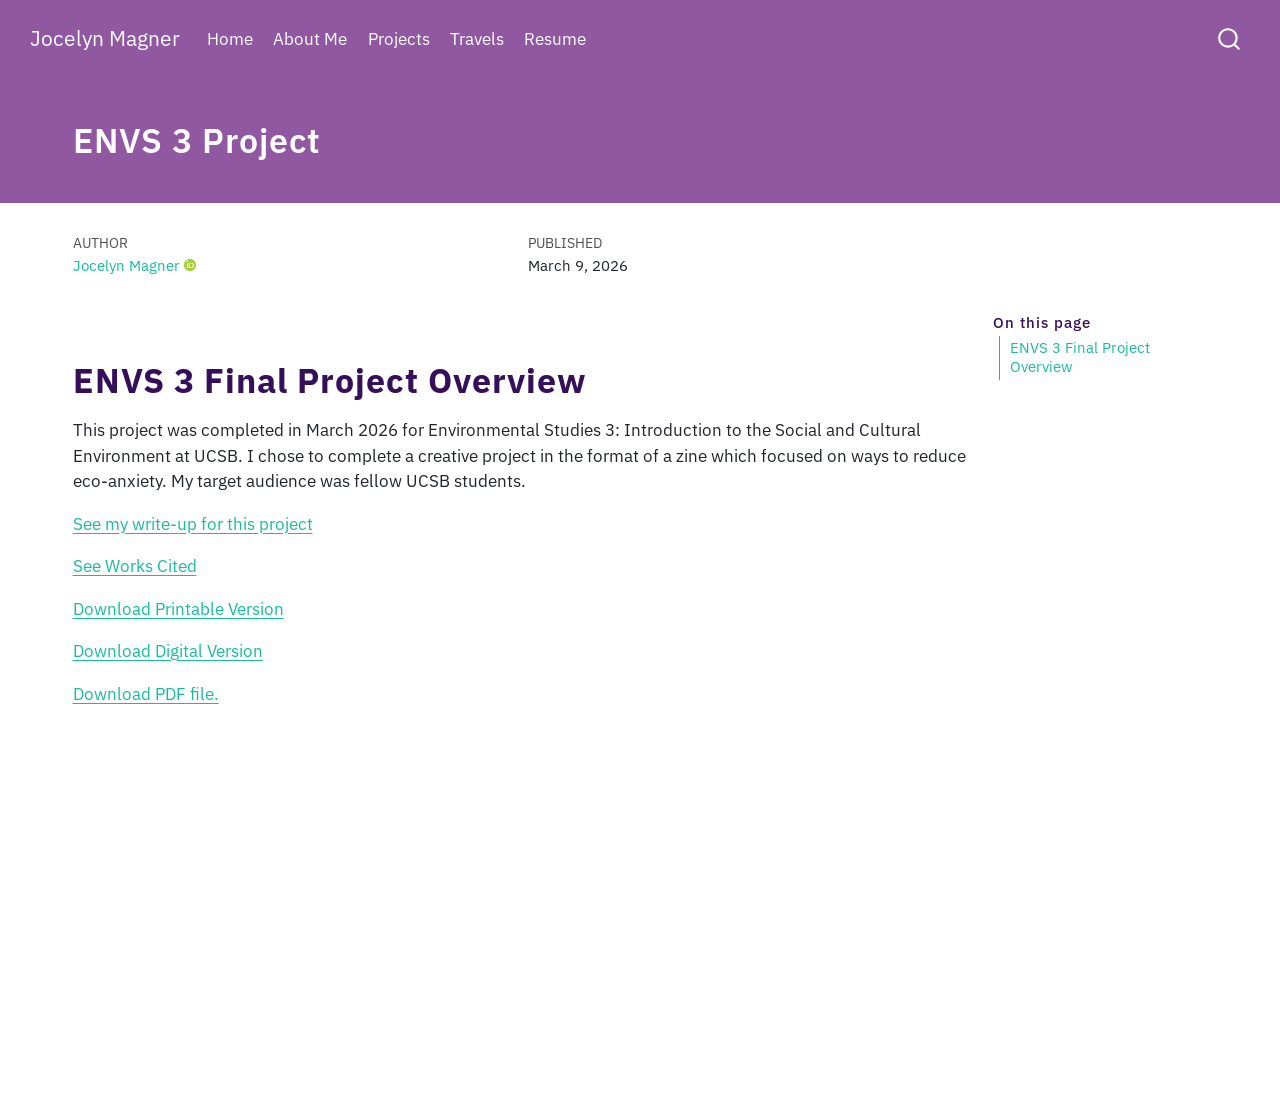
<file: docs/projectposts/project1/project2.html>
<!DOCTYPE html>
<html xmlns="http://www.w3.org/1999/xhtml" lang="en" xml:lang="en"><head>

<meta charset="utf-8">
<meta name="generator" content="quarto-1.9.37">

<meta name="viewport" content="width=device-width, initial-scale=1.0, user-scalable=yes">

<meta name="author" content="Jocelyn Magner">
<meta name="dcterms.date" content="2026-03-09">

<title>ENVS 3 Project – Jocelyn Magner</title>
<style>
/* Default styles provided by pandoc.
** See https://pandoc.org/MANUAL.html#variables-for-html for config info.
*/
code{white-space: pre-wrap;}
span.smallcaps{font-variant: small-caps;}
div.columns{display: flex; gap: min(4vw, 1.5em);}
div.column{flex: auto; overflow-x: auto;}
div.hanging-indent{margin-left: 1.5em; text-indent: -1.5em;}
ul.task-list{list-style: none;}
ul.task-list li input[type="checkbox"] {
  width: 0.8em;
  margin: 0 0.8em 0.2em -1em; /* quarto-specific, see https://github.com/quarto-dev/quarto-cli/issues/4556 */ 
  vertical-align: middle;
}
</style>


<script src="../../site_libs/quarto-nav/quarto-nav.js"></script>
<script src="../../site_libs/quarto-nav/headroom.min.js"></script>
<script src="../../site_libs/clipboard/clipboard.min.js"></script>
<script src="../../site_libs/quarto-search/autocomplete.umd.js"></script>
<script src="../../site_libs/quarto-search/fuse.min.js"></script>
<script src="../../site_libs/quarto-search/quarto-search.js"></script>
<meta name="quarto:offset" content="../../">
<script src="../../site_libs/quarto-html/quarto.js" type="module"></script>
<script src="../../site_libs/quarto-html/tabsets/tabsets.js" type="module"></script>
<script src="../../site_libs/quarto-html/popper.min.js"></script>
<script src="../../site_libs/quarto-html/tippy.umd.min.js"></script>
<script src="../../site_libs/quarto-html/anchor.min.js"></script>
<link href="../../site_libs/quarto-html/tippy.css" rel="stylesheet">
<link href="../../site_libs/quarto-html/quarto-syntax-highlighting-7f8f88aac4f3542376d5c11b86a4c14d.css" rel="stylesheet" id="quarto-text-highlighting-styles">
<script src="../../site_libs/bootstrap/bootstrap.min.js"></script>
<link href="../../site_libs/bootstrap/bootstrap-icons.css" rel="stylesheet">
<link href="../../site_libs/bootstrap/bootstrap-21785907c9841b1e4ab30c3bb355428c.min.css" rel="stylesheet" append-hash="true" id="quarto-bootstrap" data-mode="light">
<script id="quarto-search-options" type="application/json">{
  "location": "navbar",
  "copy-button": false,
  "collapse-after": 3,
  "panel-placement": "end",
  "type": "overlay",
  "limit": 50,
  "keyboard-shortcut": [
    "f",
    "/",
    "s"
  ],
  "show-item-context": false,
  "language": {
    "search-no-results-text": "No results",
    "search-matching-documents-text": "matching documents",
    "search-copy-link-title": "Copy link to search",
    "search-hide-matches-text": "Hide additional matches",
    "search-more-match-text": "more match in this document",
    "search-more-matches-text": "more matches in this document",
    "search-clear-button-title": "Clear",
    "search-text-placeholder": "",
    "search-detached-cancel-button-title": "Cancel",
    "search-submit-button-title": "Submit",
    "search-label": "Search"
  }
}</script>


</head>

<body class="nav-fixed quarto-light">

<div id="quarto-search-results"></div>
  <header id="quarto-header" class="headroom fixed-top quarto-banner">
    <nav class="navbar navbar-expand-lg " data-bs-theme="dark">
      <div class="navbar-container container-fluid">
      <div class="navbar-brand-container mx-auto">
    <a class="navbar-brand" href="../../index.html">
    <span class="navbar-title">Jocelyn Magner</span>
    </a>
  </div>
            <div id="quarto-search" class="" title="Search"></div>
          <button class="navbar-toggler" type="button" data-bs-toggle="collapse" data-bs-target="#navbarCollapse" aria-controls="navbarCollapse" role="menu" aria-expanded="false" aria-label="Toggle navigation" onclick="if (window.quartoToggleHeadroom) { window.quartoToggleHeadroom(); }">
  <span class="navbar-toggler-icon"></span>
</button>
          <div class="collapse navbar-collapse" id="navbarCollapse">
            <ul class="navbar-nav navbar-nav-scroll me-auto">
  <li class="nav-item">
    <a class="nav-link" href="../../index.html"> 
<span class="menu-text">Home</span></a>
  </li>  
  <li class="nav-item">
    <a class="nav-link" href="../../about.html"> 
<span class="menu-text">About Me</span></a>
  </li>  
  <li class="nav-item">
    <a class="nav-link" href="../../projects.html"> 
<span class="menu-text">Projects</span></a>
  </li>  
  <li class="nav-item">
    <a class="nav-link" href="../../travels.html"> 
<span class="menu-text">Travels</span></a>
  </li>  
  <li class="nav-item">
    <a class="nav-link" href="../../resume.html"> 
<span class="menu-text">Resume</span></a>
  </li>  
</ul>
          </div> <!-- /navcollapse -->
            <div class="quarto-navbar-tools">
</div>
      </div> <!-- /container-fluid -->
    </nav>
</header>
<!-- content -->
<header id="title-block-header" class="quarto-title-block default page-columns page-full">
  <div class="quarto-title-banner page-columns page-full">
    <div class="quarto-title column-page-left">
      <h1 class="title">ENVS 3 Project</h1>
                      </div>
  </div>
    
  
  <div class="quarto-title-meta column-page-left">

      <div>
      <div class="quarto-title-meta-heading">Author</div>
      <div class="quarto-title-meta-contents">
               <p><a href="jmagner4.github.io">Jocelyn Magner</a> <a href="https://orcid.org/0000-0002-5300-3075" class="quarto-title-author-orcid"> <img src="[data-uri]"></a></p>
            </div>
    </div>
      
      <div>
      <div class="quarto-title-meta-heading">Published</div>
      <div class="quarto-title-meta-contents">
        <p class="date">March 9, 2026</p>
      </div>
    </div>
    
      
    </div>
    
  
  </header><div id="quarto-content" class="quarto-container page-columns page-rows-contents page-layout-full page-navbar">
<!-- sidebar -->
<!-- margin-sidebar -->
    <div id="quarto-margin-sidebar" class="sidebar margin-sidebar">
        <nav id="TOC" role="doc-toc" class="toc-active">
    <h2 id="toc-title">On this page</h2>
   
  <ul>
  <li><a href="#envs-3-final-project-overview" id="toc-envs-3-final-project-overview" class="nav-link active" data-scroll-target="#envs-3-final-project-overview">ENVS 3 Final Project Overview</a></li>
  </ul>
</nav>
    </div>
<!-- main -->
<main class="content quarto-banner-title-block column-page-left" id="quarto-document-content">





<section id="envs-3-final-project-overview" class="level1">
<h1>ENVS 3 Final Project Overview</h1>
<p>This project was completed in March 2026 for Environmental Studies 3: Introduction to the Social and Cultural Environment at UCSB. I chose to complete a creative project in the format of a zine which focused on ways to reduce eco-anxiety. My target audience was fellow UCSB students.</p>
<p><a href="zine-writeup.pdf">See my write-up for this project</a></p>
<p><a href="zine-works-cited.pdf">See Works Cited</a></p>
<p><a href="zine-printable.pdf">Download Printable Version</a></p>
<p><a href="zine-digital.pdf">Download Digital Version</a></p>
<p><object data="zine-digital.pdf" type="application/pdf" width="100%" height="800"><a href="zine-digital.pdf" download="">Download PDF file.</a></object></p>


</section>

</main> <!-- /main -->
<script id="quarto-html-after-body" type="application/javascript">
  window.document.addEventListener("DOMContentLoaded", function (event) {
    const icon = "";
    const anchorJS = new window.AnchorJS();
    anchorJS.options = {
      placement: 'right',
      icon: icon
    };
    anchorJS.add('.anchored');
    const isCodeAnnotation = (el) => {
      for (const clz of el.classList) {
        if (clz.startsWith('code-annotation-')) {                     
          return true;
        }
      }
      return false;
    }
    const onCopySuccess = function(e) {
      // button target
      const button = e.trigger;
      // don't keep focus
      button.blur();
      // flash "checked"
      button.classList.add('code-copy-button-checked');
      var currentTitle = button.getAttribute("title");
      button.setAttribute("title", "Copied!");
      let tooltip;
      if (window.bootstrap) {
        button.setAttribute("data-bs-toggle", "tooltip");
        button.setAttribute("data-bs-placement", "left");
        button.setAttribute("data-bs-title", "Copied!");
        tooltip = new bootstrap.Tooltip(button, 
          { trigger: "manual", 
            customClass: "code-copy-button-tooltip",
            offset: [0, -8]});
        tooltip.show();    
      }
      setTimeout(function() {
        if (tooltip) {
          tooltip.hide();
          button.removeAttribute("data-bs-title");
          button.removeAttribute("data-bs-toggle");
          button.removeAttribute("data-bs-placement");
        }
        button.setAttribute("title", currentTitle);
        button.classList.remove('code-copy-button-checked');
      }, 1000);
      // clear code selection
      e.clearSelection();
    }
    const getTextToCopy = function(trigger) {
      const outerScaffold = trigger.parentElement.cloneNode(true);
      const codeEl = outerScaffold.querySelector('code');
      for (const childEl of codeEl.children) {
        if (isCodeAnnotation(childEl)) {
          childEl.remove();
        }
      }
      return codeEl.innerText;
    }
    const clipboard = new window.ClipboardJS('.code-copy-button:not([data-in-quarto-modal])', {
      text: getTextToCopy
    });
    clipboard.on('success', onCopySuccess);
    if (window.document.getElementById('quarto-embedded-source-code-modal')) {
      const clipboardModal = new window.ClipboardJS('.code-copy-button[data-in-quarto-modal]', {
        text: getTextToCopy,
        container: window.document.getElementById('quarto-embedded-source-code-modal')
      });
      clipboardModal.on('success', onCopySuccess);
    }
      var localhostRegex = new RegExp(/^(?:http|https):\/\/localhost\:?[0-9]*\//);
      var mailtoRegex = new RegExp(/^mailto:/);
        var filterRegex = new RegExp('/' + window.location.host + '/');
      var isInternal = (href) => {
          return filterRegex.test(href) || localhostRegex.test(href) || mailtoRegex.test(href);
      }
      // Inspect non-navigation links and adorn them if external
     var links = window.document.querySelectorAll('a[href]:not(.nav-link):not(.navbar-brand):not(.toc-action):not(.sidebar-link):not(.sidebar-item-toggle):not(.pagination-link):not(.no-external):not([aria-hidden]):not(.dropdown-item):not(.quarto-navigation-tool):not(.about-link)');
      for (var i=0; i<links.length; i++) {
        const link = links[i];
        if (!isInternal(link.href)) {
          // undo the damage that might have been done by quarto-nav.js in the case of
          // links that we want to consider external
          if (link.dataset.originalHref !== undefined) {
            link.href = link.dataset.originalHref;
          }
        }
      }
    function tippyHover(el, contentFn, onTriggerFn, onUntriggerFn) {
      const config = {
        allowHTML: true,
        maxWidth: 500,
        delay: 100,
        arrow: false,
        appendTo: function(el) {
            return el.parentElement;
        },
        interactive: true,
        interactiveBorder: 10,
        theme: 'quarto',
        placement: 'bottom-start',
      };
      if (contentFn) {
        config.content = contentFn;
      }
      if (onTriggerFn) {
        config.onTrigger = onTriggerFn;
      }
      if (onUntriggerFn) {
        config.onUntrigger = onUntriggerFn;
      }
      window.tippy(el, config); 
    }
    const noterefs = window.document.querySelectorAll('a[role="doc-noteref"]');
    for (var i=0; i<noterefs.length; i++) {
      const ref = noterefs[i];
      tippyHover(ref, function() {
        // use id or data attribute instead here
        let href = ref.getAttribute('data-footnote-href') || ref.getAttribute('href');
        try { href = new URL(href).hash; } catch {}
        const id = href.replace(/^#\/?/, "");
        const note = window.document.getElementById(id);
        if (note) {
          return note.innerHTML;
        } else {
          return "";
        }
      });
    }
    const xrefs = window.document.querySelectorAll('a.quarto-xref');
    const processXRef = (id, note) => {
      // Strip column container classes
      const stripColumnClz = (el) => {
        el.classList.remove("page-full", "page-columns");
        if (el.children) {
          for (const child of el.children) {
            stripColumnClz(child);
          }
        }
      }
      stripColumnClz(note)
      if (id === null || id.startsWith('sec-')) {
        // Special case sections, only their first couple elements
        const container = document.createElement("div");
        if (note.children && note.children.length > 2) {
          container.appendChild(note.children[0].cloneNode(true));
          for (let i = 1; i < note.children.length; i++) {
            const child = note.children[i];
            if (child.tagName === "P" && child.innerText === "") {
              continue;
            } else {
              container.appendChild(child.cloneNode(true));
              break;
            }
          }
          if (window.Quarto?.typesetMath) {
            window.Quarto.typesetMath(container);
          }
          return container.innerHTML
        } else {
          if (window.Quarto?.typesetMath) {
            window.Quarto.typesetMath(note);
          }
          return note.innerHTML;
        }
      } else {
        // Remove any anchor links if they are present
        const anchorLink = note.querySelector('a.anchorjs-link');
        if (anchorLink) {
          anchorLink.remove();
        }
        if (window.Quarto?.typesetMath) {
          window.Quarto.typesetMath(note);
        }
        if (note.classList.contains("callout")) {
          return note.outerHTML;
        } else {
          return note.innerHTML;
        }
      }
    }
    for (var i=0; i<xrefs.length; i++) {
      const xref = xrefs[i];
      tippyHover(xref, undefined, function(instance) {
        instance.disable();
        let url = xref.getAttribute('href');
        let hash = undefined; 
        if (url.startsWith('#')) {
          hash = url;
        } else {
          try { hash = new URL(url).hash; } catch {}
        }
        if (hash) {
          const id = hash.replace(/^#\/?/, "");
          const note = window.document.getElementById(id);
          if (note !== null) {
            try {
              const html = processXRef(id, note.cloneNode(true));
              instance.setContent(html);
            } finally {
              instance.enable();
              instance.show();
            }
          } else {
            // See if we can fetch this
            fetch(url.split('#')[0])
            .then(res => res.text())
            .then(html => {
              const parser = new DOMParser();
              const htmlDoc = parser.parseFromString(html, "text/html");
              const note = htmlDoc.getElementById(id);
              if (note !== null) {
                const html = processXRef(id, note);
                instance.setContent(html);
              } 
            }).finally(() => {
              instance.enable();
              instance.show();
            });
          }
        } else {
          // See if we can fetch a full url (with no hash to target)
          // This is a special case and we should probably do some content thinning / targeting
          fetch(url)
          .then(res => res.text())
          .then(html => {
            const parser = new DOMParser();
            const htmlDoc = parser.parseFromString(html, "text/html");
            const note = htmlDoc.querySelector('main.content');
            if (note !== null) {
              // This should only happen for chapter cross references
              // (since there is no id in the URL)
              // remove the first header
              if (note.children.length > 0 && note.children[0].tagName === "HEADER") {
                note.children[0].remove();
              }
              const html = processXRef(null, note);
              instance.setContent(html);
            } 
          }).finally(() => {
            instance.enable();
            instance.show();
          });
        }
      }, function(instance) {
      });
    }
        let selectedAnnoteEl;
        const selectorForAnnotation = ( cell, annotation) => {
          let cellAttr = 'data-code-cell="' + cell + '"';
          let lineAttr = 'data-code-annotation="' +  annotation + '"';
          const selector = 'span[' + cellAttr + '][' + lineAttr + ']';
          return selector;
        }
        const selectCodeLines = (annoteEl) => {
          const doc = window.document;
          const targetCell = annoteEl.getAttribute("data-target-cell");
          const targetAnnotation = annoteEl.getAttribute("data-target-annotation");
          const annoteSpan = window.document.querySelector(selectorForAnnotation(targetCell, targetAnnotation));
          const lines = annoteSpan.getAttribute("data-code-lines").split(",");
          const lineIds = lines.map((line) => {
            return targetCell + "-" + line;
          })
          let top = null;
          let height = null;
          let parent = null;
          if (lineIds.length > 0) {
              //compute the position of the single el (top and bottom and make a div)
              const el = window.document.getElementById(lineIds[0]);
              top = el.offsetTop;
              height = el.offsetHeight;
              parent = el.parentElement.parentElement;
            if (lineIds.length > 1) {
              const lastEl = window.document.getElementById(lineIds[lineIds.length - 1]);
              const bottom = lastEl.offsetTop + lastEl.offsetHeight;
              height = bottom - top;
            }
            if (top !== null && height !== null && parent !== null) {
              // cook up a div (if necessary) and position it 
              let div = window.document.getElementById("code-annotation-line-highlight");
              if (div === null) {
                div = window.document.createElement("div");
                div.setAttribute("id", "code-annotation-line-highlight");
                div.style.position = 'absolute';
                parent.appendChild(div);
              }
              div.style.top = top - 2 + "px";
              div.style.height = height + 4 + "px";
              div.style.left = 0;
              let gutterDiv = window.document.getElementById("code-annotation-line-highlight-gutter");
              if (gutterDiv === null) {
                gutterDiv = window.document.createElement("div");
                gutterDiv.setAttribute("id", "code-annotation-line-highlight-gutter");
                gutterDiv.style.position = 'absolute';
                const codeCell = window.document.getElementById(targetCell);
                const gutter = codeCell.querySelector('.code-annotation-gutter');
                gutter.appendChild(gutterDiv);
              }
              gutterDiv.style.top = top - 2 + "px";
              gutterDiv.style.height = height + 4 + "px";
            }
            selectedAnnoteEl = annoteEl;
          }
        };
        const unselectCodeLines = () => {
          const elementsIds = ["code-annotation-line-highlight", "code-annotation-line-highlight-gutter"];
          elementsIds.forEach((elId) => {
            const div = window.document.getElementById(elId);
            if (div) {
              div.remove();
            }
          });
          selectedAnnoteEl = undefined;
        };
          // Handle positioning of the toggle
      window.addEventListener(
        "resize",
        throttle(() => {
          elRect = undefined;
          if (selectedAnnoteEl) {
            selectCodeLines(selectedAnnoteEl);
          }
        }, 10)
      );
      function throttle(fn, ms) {
      let throttle = false;
      let timer;
        return (...args) => {
          if(!throttle) { // first call gets through
              fn.apply(this, args);
              throttle = true;
          } else { // all the others get throttled
              if(timer) clearTimeout(timer); // cancel #2
              timer = setTimeout(() => {
                fn.apply(this, args);
                timer = throttle = false;
              }, ms);
          }
        };
      }
        // Attach click handler to the DT
        const annoteDls = window.document.querySelectorAll('dt[data-target-cell]');
        for (const annoteDlNode of annoteDls) {
          annoteDlNode.addEventListener('click', (event) => {
            const clickedEl = event.target;
            if (clickedEl !== selectedAnnoteEl) {
              unselectCodeLines();
              const activeEl = window.document.querySelector('dt[data-target-cell].code-annotation-active');
              if (activeEl) {
                activeEl.classList.remove('code-annotation-active');
              }
              selectCodeLines(clickedEl);
              clickedEl.classList.add('code-annotation-active');
            } else {
              // Unselect the line
              unselectCodeLines();
              clickedEl.classList.remove('code-annotation-active');
            }
          });
        }
    const findCites = (el) => {
      const parentEl = el.parentElement;
      if (parentEl) {
        const cites = parentEl.dataset.cites;
        if (cites) {
          return {
            el,
            cites: cites.split(' ')
          };
        } else {
          return findCites(el.parentElement)
        }
      } else {
        return undefined;
      }
    };
    var bibliorefs = window.document.querySelectorAll('a[role="doc-biblioref"]');
    for (var i=0; i<bibliorefs.length; i++) {
      const ref = bibliorefs[i];
      const citeInfo = findCites(ref);
      if (citeInfo) {
        tippyHover(citeInfo.el, function() {
          var popup = window.document.createElement('div');
          citeInfo.cites.forEach(function(cite) {
            var citeDiv = window.document.createElement('div');
            citeDiv.classList.add('hanging-indent');
            citeDiv.classList.add('csl-entry');
            var biblioDiv = window.document.getElementById('ref-' + cite);
            if (biblioDiv) {
              citeDiv.innerHTML = biblioDiv.innerHTML;
            }
            popup.appendChild(citeDiv);
          });
          return popup.innerHTML;
        });
      }
    }
  });
  </script>
</div> <!-- /content -->




</body></html>
</file>
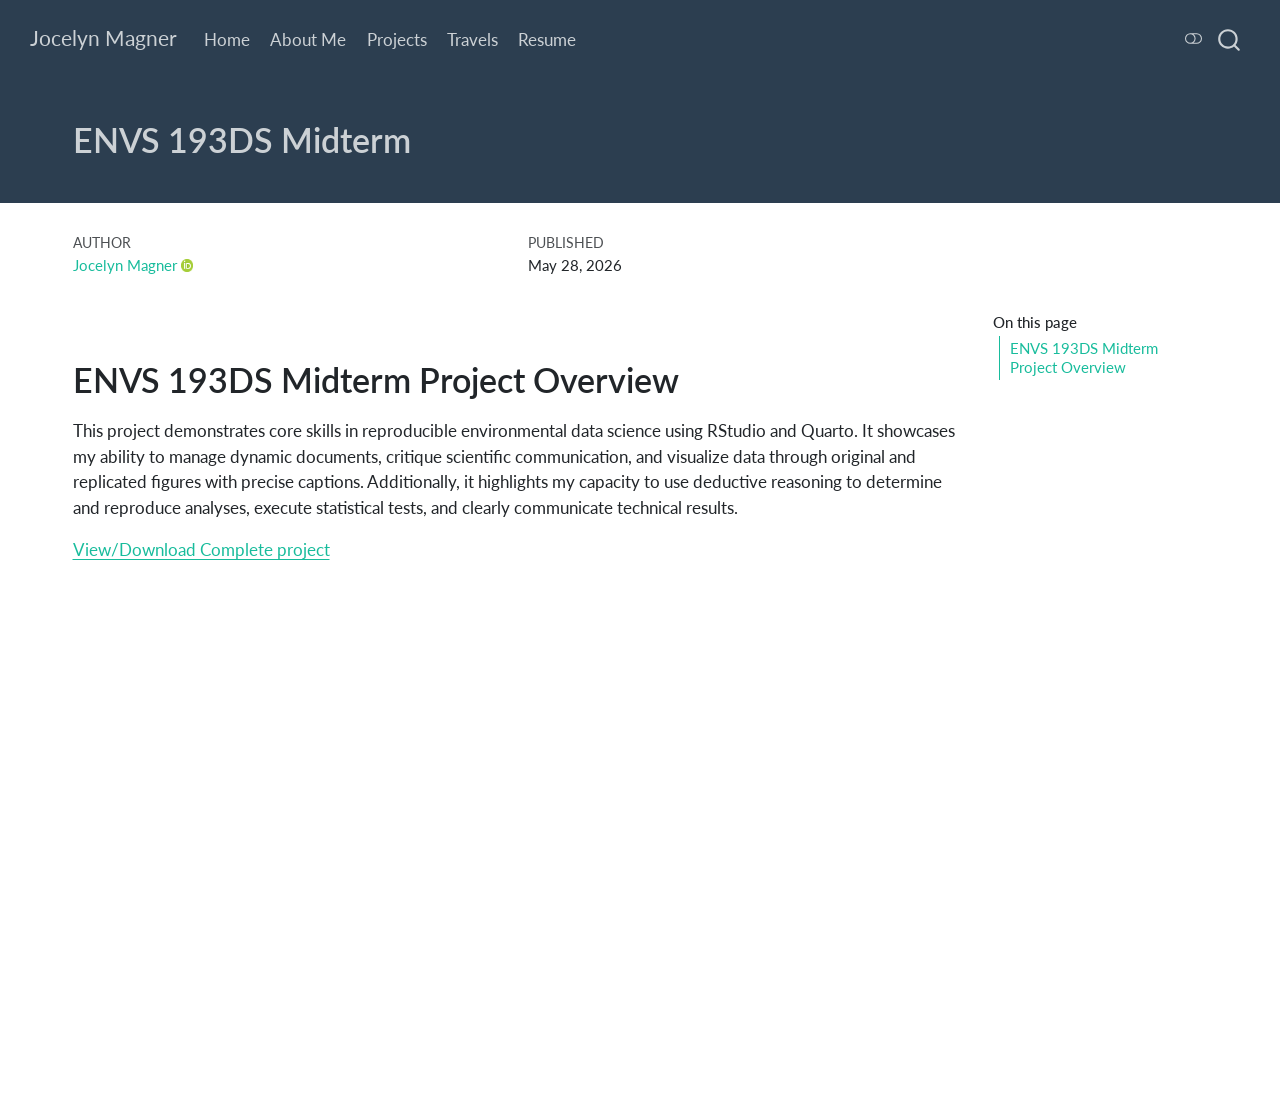
<file: docs/projectposts/projects/ES193DS-midterm.html>
<!DOCTYPE html>
<html xmlns="http://www.w3.org/1999/xhtml" lang="en" xml:lang="en"><head>

<meta charset="utf-8">
<meta name="generator" content="quarto-1.9.36">

<meta name="viewport" content="width=device-width, initial-scale=1.0, user-scalable=yes">

<meta name="author" content="Jocelyn Magner">
<meta name="dcterms.date" content="2026-05-28">

<title>ENVS 193DS Midterm – Jocelyn Magner</title>
<style>
/* Default styles provided by pandoc.
** See https://pandoc.org/MANUAL.html#variables-for-html for config info.
*/
code{white-space: pre-wrap;}
span.smallcaps{font-variant: small-caps;}
div.columns{display: flex; gap: min(4vw, 1.5em);}
div.column{flex: auto; overflow-x: auto;}
div.hanging-indent{margin-left: 1.5em; text-indent: -1.5em;}
ul.task-list{list-style: none;}
ul.task-list li input[type="checkbox"] {
  width: 0.8em;
  margin: 0 0.8em 0.2em -1em; /* quarto-specific, see https://github.com/quarto-dev/quarto-cli/issues/4556 */ 
  vertical-align: middle;
}
</style>


<script src="../../site_libs/quarto-nav/quarto-nav.js"></script>
<script src="../../site_libs/quarto-nav/headroom.min.js"></script>
<script src="../../site_libs/clipboard/clipboard.min.js"></script>
<script src="../../site_libs/quarto-search/autocomplete.umd.js"></script>
<script src="../../site_libs/quarto-search/fuse.min.js"></script>
<script src="../../site_libs/quarto-search/quarto-search.js"></script>
<meta name="quarto:offset" content="../../">
<script src="../../site_libs/quarto-html/quarto.js" type="module"></script>
<script src="../../site_libs/quarto-html/tabsets/tabsets.js" type="module"></script>
<script src="../../site_libs/quarto-html/popper.min.js"></script>
<script src="../../site_libs/quarto-html/tippy.umd.min.js"></script>
<script src="../../site_libs/quarto-html/anchor.min.js"></script>
<link href="../../site_libs/quarto-html/tippy.css" rel="stylesheet">
<link href="../../site_libs/quarto-html/quarto-syntax-highlighting-845c23b38eaddc0f92fda52bfe77a8c8.css" rel="stylesheet" class="quarto-color-scheme" id="quarto-text-highlighting-styles">
<link href="../../site_libs/quarto-html/quarto-syntax-highlighting-dark-f418161beb48e0141c760e455f12af2c.css" rel="stylesheet" class="quarto-color-scheme quarto-color-alternate" id="quarto-text-highlighting-styles">
<link href="../../site_libs/quarto-html/quarto-syntax-highlighting-845c23b38eaddc0f92fda52bfe77a8c8.css" rel="stylesheet" class="quarto-color-scheme-extra" id="quarto-text-highlighting-styles">
<script src="../../site_libs/bootstrap/bootstrap.min.js"></script>
<link href="../../site_libs/bootstrap/bootstrap-icons.css" rel="stylesheet">
<link href="../../site_libs/bootstrap/bootstrap-6b423f165eeea3787de40cb4f8e821c3.min.css" rel="stylesheet" append-hash="true" class="quarto-color-scheme" id="quarto-bootstrap" data-mode="light">
<link href="../../site_libs/bootstrap/bootstrap-dark-b445c28308c204d7a2548b028a3c86cc.min.css" rel="stylesheet" append-hash="true" class="quarto-color-scheme quarto-color-alternate" id="quarto-bootstrap" data-mode="dark">
<link href="../../site_libs/bootstrap/bootstrap-6b423f165eeea3787de40cb4f8e821c3.min.css" rel="stylesheet" append-hash="true" class="quarto-color-scheme-extra" id="quarto-bootstrap" data-mode="light">
<script id="quarto-search-options" type="application/json">{
  "location": "navbar",
  "copy-button": false,
  "collapse-after": 3,
  "panel-placement": "end",
  "type": "overlay",
  "limit": 50,
  "keyboard-shortcut": [
    "f",
    "/",
    "s"
  ],
  "show-item-context": false,
  "language": {
    "search-no-results-text": "No results",
    "search-matching-documents-text": "matching documents",
    "search-copy-link-title": "Copy link to search",
    "search-hide-matches-text": "Hide additional matches",
    "search-more-match-text": "more match in this document",
    "search-more-matches-text": "more matches in this document",
    "search-clear-button-title": "Clear",
    "search-text-placeholder": "",
    "search-detached-cancel-button-title": "Cancel",
    "search-submit-button-title": "Submit",
    "search-label": "Search"
  }
}</script>


<link rel="stylesheet" href="../../styles.css">
</head>

<body class="nav-fixed quarto-light"><script id="quarto-html-before-body" type="application/javascript">
    const toggleBodyColorMode = (bsSheetEl) => {
      const mode = bsSheetEl.getAttribute("data-mode");
      const bodyEl = window.document.querySelector("body");
      if (mode === "dark") {
        bodyEl.classList.add("quarto-dark");
        bodyEl.classList.remove("quarto-light");
      } else {
        bodyEl.classList.add("quarto-light");
        bodyEl.classList.remove("quarto-dark");
      }
    }
    const toggleBodyColorPrimary = () => {
      const bsSheetEl = window.document.querySelector("link#quarto-bootstrap:not([rel=disabled-stylesheet])");
      if (bsSheetEl) {
        toggleBodyColorMode(bsSheetEl);
      }
    }
    const setColorSchemeToggle = (alternate) => {
      const toggles = window.document.querySelectorAll('.quarto-color-scheme-toggle');
      for (let i=0; i < toggles.length; i++) {
        const toggle = toggles[i];
        if (toggle) {
          if (alternate) {
            toggle.classList.add("alternate");
          } else {
            toggle.classList.remove("alternate");
          }
        }
      }
    };
    const toggleColorMode = (alternate) => {
      // Switch the stylesheets
      const primaryStylesheets = window.document.querySelectorAll('link.quarto-color-scheme:not(.quarto-color-alternate)');
      const alternateStylesheets = window.document.querySelectorAll('link.quarto-color-scheme.quarto-color-alternate');
      manageTransitions('#quarto-margin-sidebar .nav-link', false);
      if (alternate) {
        // note: dark is layered on light, we don't disable primary!
        enableStylesheet(alternateStylesheets);
        for (const sheetNode of alternateStylesheets) {
          if (sheetNode.id === "quarto-bootstrap") {
            toggleBodyColorMode(sheetNode);
          }
        }
      } else {
        disableStylesheet(alternateStylesheets);
        enableStylesheet(primaryStylesheets)
        toggleBodyColorPrimary();
      }
      manageTransitions('#quarto-margin-sidebar .nav-link', true);
      // Switch the toggles
      setColorSchemeToggle(alternate)
      // Hack to workaround the fact that safari doesn't
      // properly recolor the scrollbar when toggling (#1455)
      if (navigator.userAgent.indexOf('Safari') > 0 && navigator.userAgent.indexOf('Chrome') == -1) {
        manageTransitions("body", false);
        window.scrollTo(0, 1);
        setTimeout(() => {
          window.scrollTo(0, 0);
          manageTransitions("body", true);
        }, 40);
      }
    }
    const disableStylesheet = (stylesheets) => {
      for (let i=0; i < stylesheets.length; i++) {
        const stylesheet = stylesheets[i];
        stylesheet.rel = 'disabled-stylesheet';
      }
    }
    const enableStylesheet = (stylesheets) => {
      for (let i=0; i < stylesheets.length; i++) {
        const stylesheet = stylesheets[i];
        if(stylesheet.rel !== 'stylesheet') { // for Chrome, which will still FOUC without this check
          stylesheet.rel = 'stylesheet';
        }
      }
    }
    const manageTransitions = (selector, allowTransitions) => {
      const els = window.document.querySelectorAll(selector);
      for (let i=0; i < els.length; i++) {
        const el = els[i];
        if (allowTransitions) {
          el.classList.remove('notransition');
        } else {
          el.classList.add('notransition');
        }
      }
    }
    const isFileUrl = () => {
      return window.location.protocol === 'file:';
    }
    const hasAlternateSentinel = () => {
      let styleSentinel = getColorSchemeSentinel();
      if (styleSentinel !== null) {
        return styleSentinel === "alternate";
      } else {
        return false;
      }
    }
    const setStyleSentinel = (alternate) => {
      const value = alternate ? "alternate" : "default";
      if (!isFileUrl()) {
        window.localStorage.setItem("quarto-color-scheme", value);
      } else {
        localAlternateSentinel = value;
      }
    }
    const getColorSchemeSentinel = () => {
      if (!isFileUrl()) {
        const storageValue = window.localStorage.getItem("quarto-color-scheme");
        return storageValue != null ? storageValue : localAlternateSentinel;
      } else {
        return localAlternateSentinel;
      }
    }
    const toggleGiscusIfUsed = (isAlternate, darkModeDefault) => {
      const baseTheme = document.querySelector('#giscus-base-theme')?.value ?? 'light';
      const alternateTheme = document.querySelector('#giscus-alt-theme')?.value ?? 'dark';
      let newTheme = '';
      if(authorPrefersDark) {
        newTheme = isAlternate ? baseTheme : alternateTheme;
      } else {
        newTheme = isAlternate ? alternateTheme : baseTheme;
      }
      const changeGiscusTheme = () => {
        // From: https://github.com/giscus/giscus/issues/336
        const sendMessage = (message) => {
          const iframe = document.querySelector('iframe.giscus-frame');
          if (!iframe) return;
          iframe.contentWindow.postMessage({ giscus: message }, 'https://giscus.app');
        }
        sendMessage({
          setConfig: {
            theme: newTheme
          }
        });
      }
      const isGiscussLoaded = window.document.querySelector('iframe.giscus-frame') !== null;
      if (isGiscussLoaded) {
        changeGiscusTheme();
      }
    };
    const authorPrefersDark = false;
    const darkModeDefault = authorPrefersDark;
      document.querySelector('link#quarto-text-highlighting-styles.quarto-color-scheme-extra').rel = 'disabled-stylesheet';
      document.querySelector('link#quarto-bootstrap.quarto-color-scheme-extra').rel = 'disabled-stylesheet';
    let localAlternateSentinel = darkModeDefault ? 'alternate' : 'default';
    // Dark / light mode switch
    window.quartoToggleColorScheme = () => {
      // Read the current dark / light value
      let toAlternate = !hasAlternateSentinel();
      toggleColorMode(toAlternate);
      setStyleSentinel(toAlternate);
      toggleGiscusIfUsed(toAlternate, darkModeDefault);
      window.dispatchEvent(new Event('resize'));
    };
    // Switch to dark mode if need be
    if (hasAlternateSentinel()) {
      toggleColorMode(true);
    } else {
      toggleColorMode(false);
    }
  </script>

<div id="quarto-search-results"></div>
  <header id="quarto-header" class="headroom fixed-top quarto-banner">
    <nav class="navbar navbar-expand-lg " data-bs-theme="dark">
      <div class="navbar-container container-fluid">
      <div class="navbar-brand-container mx-auto">
    <a class="navbar-brand" href="../../index.html">
    <span class="navbar-title">Jocelyn Magner</span>
    </a>
  </div>
            <div id="quarto-search" class="" title="Search"></div>
          <button class="navbar-toggler" type="button" data-bs-toggle="collapse" data-bs-target="#navbarCollapse" aria-controls="navbarCollapse" role="menu" aria-expanded="false" aria-label="Toggle navigation" onclick="if (window.quartoToggleHeadroom) { window.quartoToggleHeadroom(); }">
  <span class="navbar-toggler-icon"></span>
</button>
          <div class="collapse navbar-collapse" id="navbarCollapse">
            <ul class="navbar-nav navbar-nav-scroll me-auto">
  <li class="nav-item">
    <a class="nav-link" href="../../index.html"> 
<span class="menu-text">Home</span></a>
  </li>  
  <li class="nav-item">
    <a class="nav-link" href="../../about.html"> 
<span class="menu-text">About Me</span></a>
  </li>  
  <li class="nav-item">
    <a class="nav-link" href="../../projects.html"> 
<span class="menu-text">Projects</span></a>
  </li>  
  <li class="nav-item">
    <a class="nav-link" href="../../travels.html"> 
<span class="menu-text">Travels</span></a>
  </li>  
  <li class="nav-item">
    <a class="nav-link" href="../../resume.html"> 
<span class="menu-text">Resume</span></a>
  </li>  
</ul>
          </div> <!-- /navcollapse -->
            <div class="quarto-navbar-tools">
  <a href="" class="quarto-color-scheme-toggle quarto-navigation-tool  px-1" onclick="window.quartoToggleColorScheme(); return false;" title="Toggle dark mode"><i class="bi"></i></a>
</div>
      </div> <!-- /container-fluid -->
    </nav>
</header>
<!-- content -->
<header id="title-block-header" class="quarto-title-block default page-columns page-full">
  <div class="quarto-title-banner page-columns page-full">
    <div class="quarto-title column-page-left">
      <h1 class="title">ENVS 193DS Midterm</h1>
                      </div>
  </div>
    
  
  <div class="quarto-title-meta column-page-left">

      <div>
      <div class="quarto-title-meta-heading">Author</div>
      <div class="quarto-title-meta-contents">
               <p><a href="jmagner4.github.io">Jocelyn Magner</a> <a href="https://orcid.org/0000-0002-5300-3075" class="quarto-title-author-orcid"> <img src="[data-uri]"></a></p>
            </div>
    </div>
      
      <div>
      <div class="quarto-title-meta-heading">Published</div>
      <div class="quarto-title-meta-contents">
        <p class="date">May 28, 2026</p>
      </div>
    </div>
    
      
    </div>
    
  
  </header><div id="quarto-content" class="quarto-container page-columns page-rows-contents page-layout-full page-navbar">
<!-- sidebar -->
<!-- margin-sidebar -->
    <div id="quarto-margin-sidebar" class="sidebar margin-sidebar">
        <nav id="TOC" role="doc-toc" class="toc-active">
    <h2 id="toc-title">On this page</h2>
   
  <ul>
  <li><a href="#envs-193ds-midterm-project-overview" id="toc-envs-193ds-midterm-project-overview" class="nav-link active" data-scroll-target="#envs-193ds-midterm-project-overview">ENVS 193DS Midterm Project Overview</a></li>
  </ul>
</nav>
    </div>
<!-- main -->
<main class="content quarto-banner-title-block column-page-left" id="quarto-document-content">






<section id="envs-193ds-midterm-project-overview" class="level1">
<h1>ENVS 193DS Midterm Project Overview</h1>
<p>This project demonstrates core skills in reproducible environmental data science using RStudio and Quarto. It showcases my ability to manage dynamic documents, critique scientific communication, and visualize data through original and replicated figures with precise captions. Additionally, it highlights my capacity to use deductive reasoning to determine and reproduce analyses, execute statistical tests, and clearly communicate technical results.</p>
<p><a href="midterm-193DS.pdf">View/Download Complete project</a></p>


</section>

</main> <!-- /main -->
<script id="quarto-html-after-body" type="application/javascript">
  window.document.addEventListener("DOMContentLoaded", function (event) {
    // Ensure there is a toggle, if there isn't float one in the top right
    if (window.document.querySelector('.quarto-color-scheme-toggle') === null) {
      const a = window.document.createElement('a');
      a.classList.add('top-right');
      a.classList.add('quarto-color-scheme-toggle');
      a.href = "";
      a.onclick = function() { try { window.quartoToggleColorScheme(); } catch {} return false; };
      const i = window.document.createElement("i");
      i.classList.add('bi');
      a.appendChild(i);
      window.document.body.appendChild(a);
    }
    setColorSchemeToggle(hasAlternateSentinel())
    const icon = "";
    const anchorJS = new window.AnchorJS();
    anchorJS.options = {
      placement: 'right',
      icon: icon
    };
    anchorJS.add('.anchored');
    const isCodeAnnotation = (el) => {
      for (const clz of el.classList) {
        if (clz.startsWith('code-annotation-')) {                     
          return true;
        }
      }
      return false;
    }
    const onCopySuccess = function(e) {
      // button target
      const button = e.trigger;
      // don't keep focus
      button.blur();
      // flash "checked"
      button.classList.add('code-copy-button-checked');
      var currentTitle = button.getAttribute("title");
      button.setAttribute("title", "Copied!");
      let tooltip;
      if (window.bootstrap) {
        button.setAttribute("data-bs-toggle", "tooltip");
        button.setAttribute("data-bs-placement", "left");
        button.setAttribute("data-bs-title", "Copied!");
        tooltip = new bootstrap.Tooltip(button, 
          { trigger: "manual", 
            customClass: "code-copy-button-tooltip",
            offset: [0, -8]});
        tooltip.show();    
      }
      setTimeout(function() {
        if (tooltip) {
          tooltip.hide();
          button.removeAttribute("data-bs-title");
          button.removeAttribute("data-bs-toggle");
          button.removeAttribute("data-bs-placement");
        }
        button.setAttribute("title", currentTitle);
        button.classList.remove('code-copy-button-checked');
      }, 1000);
      // clear code selection
      e.clearSelection();
    }
    const getTextToCopy = function(trigger) {
      const outerScaffold = trigger.parentElement.cloneNode(true);
      const codeEl = outerScaffold.querySelector('code');
      for (const childEl of codeEl.children) {
        if (isCodeAnnotation(childEl)) {
          childEl.remove();
        }
      }
      return codeEl.innerText;
    }
    const clipboard = new window.ClipboardJS('.code-copy-button:not([data-in-quarto-modal])', {
      text: getTextToCopy
    });
    clipboard.on('success', onCopySuccess);
    if (window.document.getElementById('quarto-embedded-source-code-modal')) {
      const clipboardModal = new window.ClipboardJS('.code-copy-button[data-in-quarto-modal]', {
        text: getTextToCopy,
        container: window.document.getElementById('quarto-embedded-source-code-modal')
      });
      clipboardModal.on('success', onCopySuccess);
    }
      var localhostRegex = new RegExp(/^(?:http|https):\/\/localhost\:?[0-9]*\//);
      var mailtoRegex = new RegExp(/^mailto:/);
        var filterRegex = new RegExp('/' + window.location.host + '/');
      var isInternal = (href) => {
          return filterRegex.test(href) || localhostRegex.test(href) || mailtoRegex.test(href);
      }
      // Inspect non-navigation links and adorn them if external
     var links = window.document.querySelectorAll('a[href]:not(.nav-link):not(.navbar-brand):not(.toc-action):not(.sidebar-link):not(.sidebar-item-toggle):not(.pagination-link):not(.no-external):not([aria-hidden]):not(.dropdown-item):not(.quarto-navigation-tool):not(.about-link)');
      for (var i=0; i<links.length; i++) {
        const link = links[i];
        if (!isInternal(link.href)) {
          // undo the damage that might have been done by quarto-nav.js in the case of
          // links that we want to consider external
          if (link.dataset.originalHref !== undefined) {
            link.href = link.dataset.originalHref;
          }
        }
      }
    function tippyHover(el, contentFn, onTriggerFn, onUntriggerFn) {
      const config = {
        allowHTML: true,
        maxWidth: 500,
        delay: 100,
        arrow: false,
        appendTo: function(el) {
            return el.parentElement;
        },
        interactive: true,
        interactiveBorder: 10,
        theme: 'quarto',
        placement: 'bottom-start',
      };
      if (contentFn) {
        config.content = contentFn;
      }
      if (onTriggerFn) {
        config.onTrigger = onTriggerFn;
      }
      if (onUntriggerFn) {
        config.onUntrigger = onUntriggerFn;
      }
      window.tippy(el, config); 
    }
    const noterefs = window.document.querySelectorAll('a[role="doc-noteref"]');
    for (var i=0; i<noterefs.length; i++) {
      const ref = noterefs[i];
      tippyHover(ref, function() {
        // use id or data attribute instead here
        let href = ref.getAttribute('data-footnote-href') || ref.getAttribute('href');
        try { href = new URL(href).hash; } catch {}
        const id = href.replace(/^#\/?/, "");
        const note = window.document.getElementById(id);
        if (note) {
          return note.innerHTML;
        } else {
          return "";
        }
      });
    }
    const xrefs = window.document.querySelectorAll('a.quarto-xref');
    const processXRef = (id, note) => {
      // Strip column container classes
      const stripColumnClz = (el) => {
        el.classList.remove("page-full", "page-columns");
        if (el.children) {
          for (const child of el.children) {
            stripColumnClz(child);
          }
        }
      }
      stripColumnClz(note)
      if (id === null || id.startsWith('sec-')) {
        // Special case sections, only their first couple elements
        const container = document.createElement("div");
        if (note.children && note.children.length > 2) {
          container.appendChild(note.children[0].cloneNode(true));
          for (let i = 1; i < note.children.length; i++) {
            const child = note.children[i];
            if (child.tagName === "P" && child.innerText === "") {
              continue;
            } else {
              container.appendChild(child.cloneNode(true));
              break;
            }
          }
          if (window.Quarto?.typesetMath) {
            window.Quarto.typesetMath(container);
          }
          return container.innerHTML
        } else {
          if (window.Quarto?.typesetMath) {
            window.Quarto.typesetMath(note);
          }
          return note.innerHTML;
        }
      } else {
        // Remove any anchor links if they are present
        const anchorLink = note.querySelector('a.anchorjs-link');
        if (anchorLink) {
          anchorLink.remove();
        }
        if (window.Quarto?.typesetMath) {
          window.Quarto.typesetMath(note);
        }
        if (note.classList.contains("callout")) {
          return note.outerHTML;
        } else {
          return note.innerHTML;
        }
      }
    }
    for (var i=0; i<xrefs.length; i++) {
      const xref = xrefs[i];
      tippyHover(xref, undefined, function(instance) {
        instance.disable();
        let url = xref.getAttribute('href');
        let hash = undefined; 
        if (url.startsWith('#')) {
          hash = url;
        } else {
          try { hash = new URL(url).hash; } catch {}
        }
        if (hash) {
          const id = hash.replace(/^#\/?/, "");
          const note = window.document.getElementById(id);
          if (note !== null) {
            try {
              const html = processXRef(id, note.cloneNode(true));
              instance.setContent(html);
            } finally {
              instance.enable();
              instance.show();
            }
          } else {
            // See if we can fetch this
            fetch(url.split('#')[0])
            .then(res => res.text())
            .then(html => {
              const parser = new DOMParser();
              const htmlDoc = parser.parseFromString(html, "text/html");
              const note = htmlDoc.getElementById(id);
              if (note !== null) {
                const html = processXRef(id, note);
                instance.setContent(html);
              } 
            }).finally(() => {
              instance.enable();
              instance.show();
            });
          }
        } else {
          // See if we can fetch a full url (with no hash to target)
          // This is a special case and we should probably do some content thinning / targeting
          fetch(url)
          .then(res => res.text())
          .then(html => {
            const parser = new DOMParser();
            const htmlDoc = parser.parseFromString(html, "text/html");
            const note = htmlDoc.querySelector('main.content');
            if (note !== null) {
              // This should only happen for chapter cross references
              // (since there is no id in the URL)
              // remove the first header
              if (note.children.length > 0 && note.children[0].tagName === "HEADER") {
                note.children[0].remove();
              }
              const html = processXRef(null, note);
              instance.setContent(html);
            } 
          }).finally(() => {
            instance.enable();
            instance.show();
          });
        }
      }, function(instance) {
      });
    }
        let selectedAnnoteEl;
        const selectorForAnnotation = ( cell, annotation) => {
          let cellAttr = 'data-code-cell="' + cell + '"';
          let lineAttr = 'data-code-annotation="' +  annotation + '"';
          const selector = 'span[' + cellAttr + '][' + lineAttr + ']';
          return selector;
        }
        const selectCodeLines = (annoteEl) => {
          const doc = window.document;
          const targetCell = annoteEl.getAttribute("data-target-cell");
          const targetAnnotation = annoteEl.getAttribute("data-target-annotation");
          const annoteSpan = window.document.querySelector(selectorForAnnotation(targetCell, targetAnnotation));
          const lines = annoteSpan.getAttribute("data-code-lines").split(",");
          const lineIds = lines.map((line) => {
            return targetCell + "-" + line;
          })
          let top = null;
          let height = null;
          let parent = null;
          if (lineIds.length > 0) {
              //compute the position of the single el (top and bottom and make a div)
              const el = window.document.getElementById(lineIds[0]);
              top = el.offsetTop;
              height = el.offsetHeight;
              parent = el.parentElement.parentElement;
            if (lineIds.length > 1) {
              const lastEl = window.document.getElementById(lineIds[lineIds.length - 1]);
              const bottom = lastEl.offsetTop + lastEl.offsetHeight;
              height = bottom - top;
            }
            if (top !== null && height !== null && parent !== null) {
              // cook up a div (if necessary) and position it 
              let div = window.document.getElementById("code-annotation-line-highlight");
              if (div === null) {
                div = window.document.createElement("div");
                div.setAttribute("id", "code-annotation-line-highlight");
                div.style.position = 'absolute';
                parent.appendChild(div);
              }
              div.style.top = top - 2 + "px";
              div.style.height = height + 4 + "px";
              div.style.left = 0;
              let gutterDiv = window.document.getElementById("code-annotation-line-highlight-gutter");
              if (gutterDiv === null) {
                gutterDiv = window.document.createElement("div");
                gutterDiv.setAttribute("id", "code-annotation-line-highlight-gutter");
                gutterDiv.style.position = 'absolute';
                const codeCell = window.document.getElementById(targetCell);
                const gutter = codeCell.querySelector('.code-annotation-gutter');
                gutter.appendChild(gutterDiv);
              }
              gutterDiv.style.top = top - 2 + "px";
              gutterDiv.style.height = height + 4 + "px";
            }
            selectedAnnoteEl = annoteEl;
          }
        };
        const unselectCodeLines = () => {
          const elementsIds = ["code-annotation-line-highlight", "code-annotation-line-highlight-gutter"];
          elementsIds.forEach((elId) => {
            const div = window.document.getElementById(elId);
            if (div) {
              div.remove();
            }
          });
          selectedAnnoteEl = undefined;
        };
          // Handle positioning of the toggle
      window.addEventListener(
        "resize",
        throttle(() => {
          elRect = undefined;
          if (selectedAnnoteEl) {
            selectCodeLines(selectedAnnoteEl);
          }
        }, 10)
      );
      function throttle(fn, ms) {
      let throttle = false;
      let timer;
        return (...args) => {
          if(!throttle) { // first call gets through
              fn.apply(this, args);
              throttle = true;
          } else { // all the others get throttled
              if(timer) clearTimeout(timer); // cancel #2
              timer = setTimeout(() => {
                fn.apply(this, args);
                timer = throttle = false;
              }, ms);
          }
        };
      }
        // Attach click handler to the DT
        const annoteDls = window.document.querySelectorAll('dt[data-target-cell]');
        for (const annoteDlNode of annoteDls) {
          annoteDlNode.addEventListener('click', (event) => {
            const clickedEl = event.target;
            if (clickedEl !== selectedAnnoteEl) {
              unselectCodeLines();
              const activeEl = window.document.querySelector('dt[data-target-cell].code-annotation-active');
              if (activeEl) {
                activeEl.classList.remove('code-annotation-active');
              }
              selectCodeLines(clickedEl);
              clickedEl.classList.add('code-annotation-active');
            } else {
              // Unselect the line
              unselectCodeLines();
              clickedEl.classList.remove('code-annotation-active');
            }
          });
        }
    const findCites = (el) => {
      const parentEl = el.parentElement;
      if (parentEl) {
        const cites = parentEl.dataset.cites;
        if (cites) {
          return {
            el,
            cites: cites.split(' ')
          };
        } else {
          return findCites(el.parentElement)
        }
      } else {
        return undefined;
      }
    };
    var bibliorefs = window.document.querySelectorAll('a[role="doc-biblioref"]');
    for (var i=0; i<bibliorefs.length; i++) {
      const ref = bibliorefs[i];
      const citeInfo = findCites(ref);
      if (citeInfo) {
        tippyHover(citeInfo.el, function() {
          var popup = window.document.createElement('div');
          citeInfo.cites.forEach(function(cite) {
            var citeDiv = window.document.createElement('div');
            citeDiv.classList.add('hanging-indent');
            citeDiv.classList.add('csl-entry');
            var biblioDiv = window.document.getElementById('ref-' + cite);
            if (biblioDiv) {
              citeDiv.innerHTML = biblioDiv.innerHTML;
            }
            popup.appendChild(citeDiv);
          });
          return popup.innerHTML;
        });
      }
    }
  });
  </script>
</div> <!-- /content -->




</body></html>
</file>
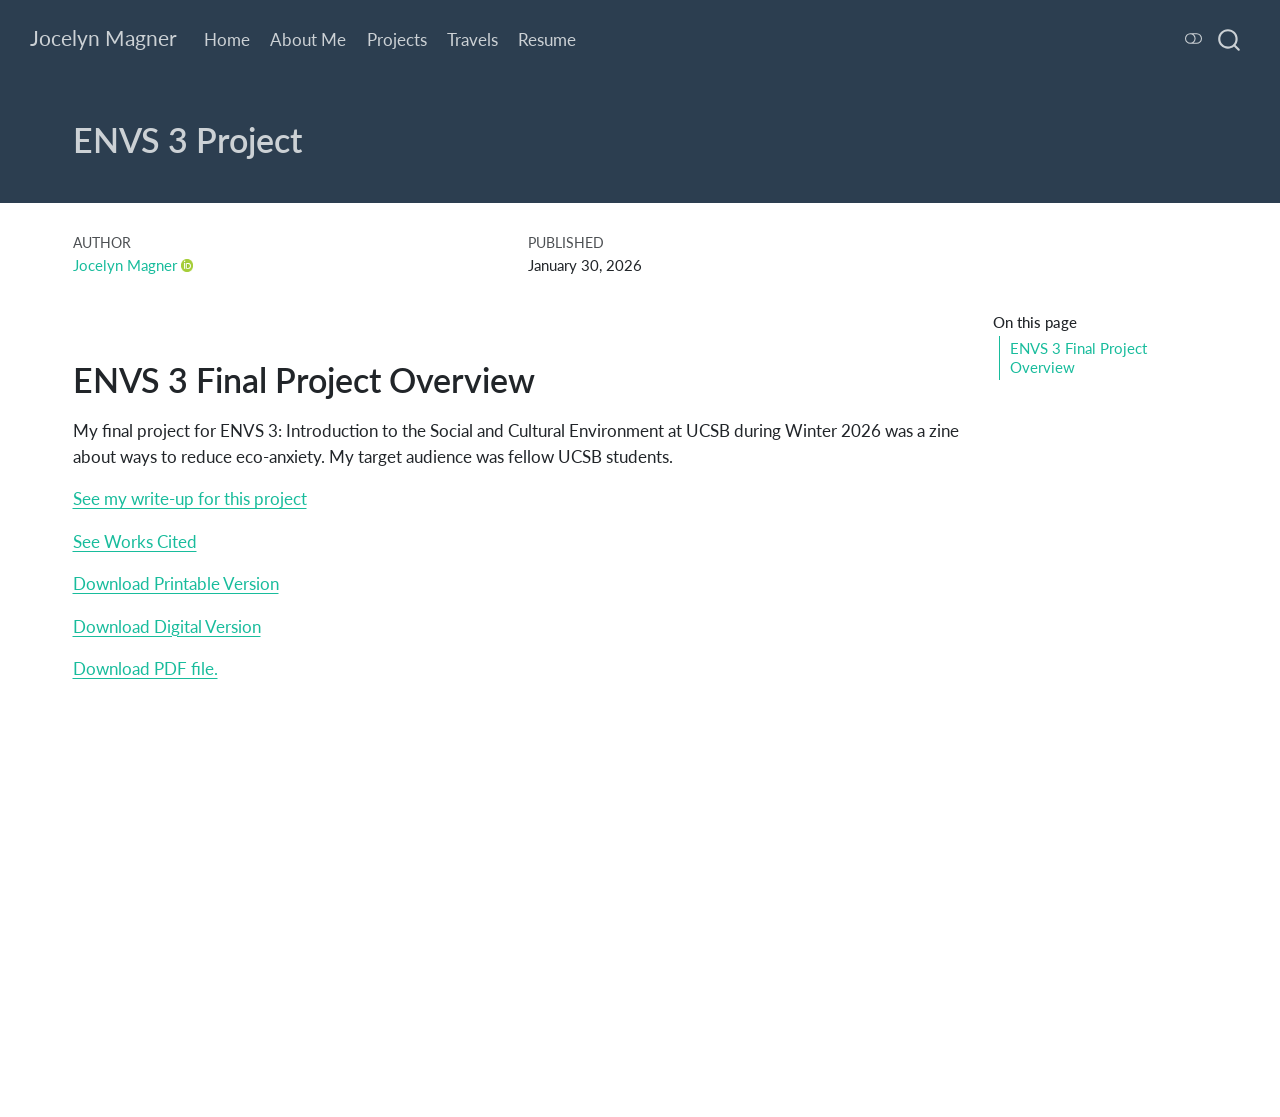
<file: docs/projectposts/projects/ES3-final.html>
<!DOCTYPE html>
<html xmlns="http://www.w3.org/1999/xhtml" lang="en" xml:lang="en"><head>

<meta charset="utf-8">
<meta name="generator" content="quarto-1.9.36">

<meta name="viewport" content="width=device-width, initial-scale=1.0, user-scalable=yes">

<meta name="author" content="Jocelyn Magner">
<meta name="dcterms.date" content="2026-01-30">

<title>ENVS 3 Project – Jocelyn Magner</title>
<style>
/* Default styles provided by pandoc.
** See https://pandoc.org/MANUAL.html#variables-for-html for config info.
*/
code{white-space: pre-wrap;}
span.smallcaps{font-variant: small-caps;}
div.columns{display: flex; gap: min(4vw, 1.5em);}
div.column{flex: auto; overflow-x: auto;}
div.hanging-indent{margin-left: 1.5em; text-indent: -1.5em;}
ul.task-list{list-style: none;}
ul.task-list li input[type="checkbox"] {
  width: 0.8em;
  margin: 0 0.8em 0.2em -1em; /* quarto-specific, see https://github.com/quarto-dev/quarto-cli/issues/4556 */ 
  vertical-align: middle;
}
</style>


<script src="../../site_libs/quarto-nav/quarto-nav.js"></script>
<script src="../../site_libs/quarto-nav/headroom.min.js"></script>
<script src="../../site_libs/clipboard/clipboard.min.js"></script>
<script src="../../site_libs/quarto-search/autocomplete.umd.js"></script>
<script src="../../site_libs/quarto-search/fuse.min.js"></script>
<script src="../../site_libs/quarto-search/quarto-search.js"></script>
<meta name="quarto:offset" content="../../">
<script src="../../site_libs/quarto-html/quarto.js" type="module"></script>
<script src="../../site_libs/quarto-html/tabsets/tabsets.js" type="module"></script>
<script src="../../site_libs/quarto-html/popper.min.js"></script>
<script src="../../site_libs/quarto-html/tippy.umd.min.js"></script>
<script src="../../site_libs/quarto-html/anchor.min.js"></script>
<link href="../../site_libs/quarto-html/tippy.css" rel="stylesheet">
<link href="../../site_libs/quarto-html/quarto-syntax-highlighting-845c23b38eaddc0f92fda52bfe77a8c8.css" rel="stylesheet" class="quarto-color-scheme" id="quarto-text-highlighting-styles">
<link href="../../site_libs/quarto-html/quarto-syntax-highlighting-dark-f418161beb48e0141c760e455f12af2c.css" rel="stylesheet" class="quarto-color-scheme quarto-color-alternate" id="quarto-text-highlighting-styles">
<link href="../../site_libs/quarto-html/quarto-syntax-highlighting-845c23b38eaddc0f92fda52bfe77a8c8.css" rel="stylesheet" class="quarto-color-scheme-extra" id="quarto-text-highlighting-styles">
<script src="../../site_libs/bootstrap/bootstrap.min.js"></script>
<link href="../../site_libs/bootstrap/bootstrap-icons.css" rel="stylesheet">
<link href="../../site_libs/bootstrap/bootstrap-6b423f165eeea3787de40cb4f8e821c3.min.css" rel="stylesheet" append-hash="true" class="quarto-color-scheme" id="quarto-bootstrap" data-mode="light">
<link href="../../site_libs/bootstrap/bootstrap-dark-b445c28308c204d7a2548b028a3c86cc.min.css" rel="stylesheet" append-hash="true" class="quarto-color-scheme quarto-color-alternate" id="quarto-bootstrap" data-mode="dark">
<link href="../../site_libs/bootstrap/bootstrap-6b423f165eeea3787de40cb4f8e821c3.min.css" rel="stylesheet" append-hash="true" class="quarto-color-scheme-extra" id="quarto-bootstrap" data-mode="light">
<script id="quarto-search-options" type="application/json">{
  "location": "navbar",
  "copy-button": false,
  "collapse-after": 3,
  "panel-placement": "end",
  "type": "overlay",
  "limit": 50,
  "keyboard-shortcut": [
    "f",
    "/",
    "s"
  ],
  "show-item-context": false,
  "language": {
    "search-no-results-text": "No results",
    "search-matching-documents-text": "matching documents",
    "search-copy-link-title": "Copy link to search",
    "search-hide-matches-text": "Hide additional matches",
    "search-more-match-text": "more match in this document",
    "search-more-matches-text": "more matches in this document",
    "search-clear-button-title": "Clear",
    "search-text-placeholder": "",
    "search-detached-cancel-button-title": "Cancel",
    "search-submit-button-title": "Submit",
    "search-label": "Search"
  }
}</script>


<link rel="stylesheet" href="../../styles.css">
</head>

<body class="nav-fixed quarto-light"><script id="quarto-html-before-body" type="application/javascript">
    const toggleBodyColorMode = (bsSheetEl) => {
      const mode = bsSheetEl.getAttribute("data-mode");
      const bodyEl = window.document.querySelector("body");
      if (mode === "dark") {
        bodyEl.classList.add("quarto-dark");
        bodyEl.classList.remove("quarto-light");
      } else {
        bodyEl.classList.add("quarto-light");
        bodyEl.classList.remove("quarto-dark");
      }
    }
    const toggleBodyColorPrimary = () => {
      const bsSheetEl = window.document.querySelector("link#quarto-bootstrap:not([rel=disabled-stylesheet])");
      if (bsSheetEl) {
        toggleBodyColorMode(bsSheetEl);
      }
    }
    const setColorSchemeToggle = (alternate) => {
      const toggles = window.document.querySelectorAll('.quarto-color-scheme-toggle');
      for (let i=0; i < toggles.length; i++) {
        const toggle = toggles[i];
        if (toggle) {
          if (alternate) {
            toggle.classList.add("alternate");
          } else {
            toggle.classList.remove("alternate");
          }
        }
      }
    };
    const toggleColorMode = (alternate) => {
      // Switch the stylesheets
      const primaryStylesheets = window.document.querySelectorAll('link.quarto-color-scheme:not(.quarto-color-alternate)');
      const alternateStylesheets = window.document.querySelectorAll('link.quarto-color-scheme.quarto-color-alternate');
      manageTransitions('#quarto-margin-sidebar .nav-link', false);
      if (alternate) {
        // note: dark is layered on light, we don't disable primary!
        enableStylesheet(alternateStylesheets);
        for (const sheetNode of alternateStylesheets) {
          if (sheetNode.id === "quarto-bootstrap") {
            toggleBodyColorMode(sheetNode);
          }
        }
      } else {
        disableStylesheet(alternateStylesheets);
        enableStylesheet(primaryStylesheets)
        toggleBodyColorPrimary();
      }
      manageTransitions('#quarto-margin-sidebar .nav-link', true);
      // Switch the toggles
      setColorSchemeToggle(alternate)
      // Hack to workaround the fact that safari doesn't
      // properly recolor the scrollbar when toggling (#1455)
      if (navigator.userAgent.indexOf('Safari') > 0 && navigator.userAgent.indexOf('Chrome') == -1) {
        manageTransitions("body", false);
        window.scrollTo(0, 1);
        setTimeout(() => {
          window.scrollTo(0, 0);
          manageTransitions("body", true);
        }, 40);
      }
    }
    const disableStylesheet = (stylesheets) => {
      for (let i=0; i < stylesheets.length; i++) {
        const stylesheet = stylesheets[i];
        stylesheet.rel = 'disabled-stylesheet';
      }
    }
    const enableStylesheet = (stylesheets) => {
      for (let i=0; i < stylesheets.length; i++) {
        const stylesheet = stylesheets[i];
        if(stylesheet.rel !== 'stylesheet') { // for Chrome, which will still FOUC without this check
          stylesheet.rel = 'stylesheet';
        }
      }
    }
    const manageTransitions = (selector, allowTransitions) => {
      const els = window.document.querySelectorAll(selector);
      for (let i=0; i < els.length; i++) {
        const el = els[i];
        if (allowTransitions) {
          el.classList.remove('notransition');
        } else {
          el.classList.add('notransition');
        }
      }
    }
    const isFileUrl = () => {
      return window.location.protocol === 'file:';
    }
    const hasAlternateSentinel = () => {
      let styleSentinel = getColorSchemeSentinel();
      if (styleSentinel !== null) {
        return styleSentinel === "alternate";
      } else {
        return false;
      }
    }
    const setStyleSentinel = (alternate) => {
      const value = alternate ? "alternate" : "default";
      if (!isFileUrl()) {
        window.localStorage.setItem("quarto-color-scheme", value);
      } else {
        localAlternateSentinel = value;
      }
    }
    const getColorSchemeSentinel = () => {
      if (!isFileUrl()) {
        const storageValue = window.localStorage.getItem("quarto-color-scheme");
        return storageValue != null ? storageValue : localAlternateSentinel;
      } else {
        return localAlternateSentinel;
      }
    }
    const toggleGiscusIfUsed = (isAlternate, darkModeDefault) => {
      const baseTheme = document.querySelector('#giscus-base-theme')?.value ?? 'light';
      const alternateTheme = document.querySelector('#giscus-alt-theme')?.value ?? 'dark';
      let newTheme = '';
      if(authorPrefersDark) {
        newTheme = isAlternate ? baseTheme : alternateTheme;
      } else {
        newTheme = isAlternate ? alternateTheme : baseTheme;
      }
      const changeGiscusTheme = () => {
        // From: https://github.com/giscus/giscus/issues/336
        const sendMessage = (message) => {
          const iframe = document.querySelector('iframe.giscus-frame');
          if (!iframe) return;
          iframe.contentWindow.postMessage({ giscus: message }, 'https://giscus.app');
        }
        sendMessage({
          setConfig: {
            theme: newTheme
          }
        });
      }
      const isGiscussLoaded = window.document.querySelector('iframe.giscus-frame') !== null;
      if (isGiscussLoaded) {
        changeGiscusTheme();
      }
    };
    const authorPrefersDark = false;
    const darkModeDefault = authorPrefersDark;
      document.querySelector('link#quarto-text-highlighting-styles.quarto-color-scheme-extra').rel = 'disabled-stylesheet';
      document.querySelector('link#quarto-bootstrap.quarto-color-scheme-extra').rel = 'disabled-stylesheet';
    let localAlternateSentinel = darkModeDefault ? 'alternate' : 'default';
    // Dark / light mode switch
    window.quartoToggleColorScheme = () => {
      // Read the current dark / light value
      let toAlternate = !hasAlternateSentinel();
      toggleColorMode(toAlternate);
      setStyleSentinel(toAlternate);
      toggleGiscusIfUsed(toAlternate, darkModeDefault);
      window.dispatchEvent(new Event('resize'));
    };
    // Switch to dark mode if need be
    if (hasAlternateSentinel()) {
      toggleColorMode(true);
    } else {
      toggleColorMode(false);
    }
  </script>

<div id="quarto-search-results"></div>
  <header id="quarto-header" class="headroom fixed-top quarto-banner">
    <nav class="navbar navbar-expand-lg " data-bs-theme="dark">
      <div class="navbar-container container-fluid">
      <div class="navbar-brand-container mx-auto">
    <a class="navbar-brand" href="../../index.html">
    <span class="navbar-title">Jocelyn Magner</span>
    </a>
  </div>
            <div id="quarto-search" class="" title="Search"></div>
          <button class="navbar-toggler" type="button" data-bs-toggle="collapse" data-bs-target="#navbarCollapse" aria-controls="navbarCollapse" role="menu" aria-expanded="false" aria-label="Toggle navigation" onclick="if (window.quartoToggleHeadroom) { window.quartoToggleHeadroom(); }">
  <span class="navbar-toggler-icon"></span>
</button>
          <div class="collapse navbar-collapse" id="navbarCollapse">
            <ul class="navbar-nav navbar-nav-scroll me-auto">
  <li class="nav-item">
    <a class="nav-link" href="../../index.html"> 
<span class="menu-text">Home</span></a>
  </li>  
  <li class="nav-item">
    <a class="nav-link" href="../../about.html"> 
<span class="menu-text">About Me</span></a>
  </li>  
  <li class="nav-item">
    <a class="nav-link" href="../../projects.html"> 
<span class="menu-text">Projects</span></a>
  </li>  
  <li class="nav-item">
    <a class="nav-link" href="../../travels.html"> 
<span class="menu-text">Travels</span></a>
  </li>  
  <li class="nav-item">
    <a class="nav-link" href="../../resume.html"> 
<span class="menu-text">Resume</span></a>
  </li>  
</ul>
          </div> <!-- /navcollapse -->
            <div class="quarto-navbar-tools">
  <a href="" class="quarto-color-scheme-toggle quarto-navigation-tool  px-1" onclick="window.quartoToggleColorScheme(); return false;" title="Toggle dark mode"><i class="bi"></i></a>
</div>
      </div> <!-- /container-fluid -->
    </nav>
</header>
<!-- content -->
<header id="title-block-header" class="quarto-title-block default page-columns page-full">
  <div class="quarto-title-banner page-columns page-full">
    <div class="quarto-title column-page-left">
      <h1 class="title">ENVS 3 Project</h1>
                      </div>
  </div>
    
  
  <div class="quarto-title-meta column-page-left">

      <div>
      <div class="quarto-title-meta-heading">Author</div>
      <div class="quarto-title-meta-contents">
               <p><a href="jmagner4.github.io">Jocelyn Magner</a> <a href="https://orcid.org/0000-0002-5300-3075" class="quarto-title-author-orcid"> <img src="[data-uri]"></a></p>
            </div>
    </div>
      
      <div>
      <div class="quarto-title-meta-heading">Published</div>
      <div class="quarto-title-meta-contents">
        <p class="date">January 30, 2026</p>
      </div>
    </div>
    
      
    </div>
    
  
  </header><div id="quarto-content" class="quarto-container page-columns page-rows-contents page-layout-full page-navbar">
<!-- sidebar -->
<!-- margin-sidebar -->
    <div id="quarto-margin-sidebar" class="sidebar margin-sidebar">
        <nav id="TOC" role="doc-toc" class="toc-active">
    <h2 id="toc-title">On this page</h2>
   
  <ul>
  <li><a href="#envs-3-final-project-overview" id="toc-envs-3-final-project-overview" class="nav-link active" data-scroll-target="#envs-3-final-project-overview">ENVS 3 Final Project Overview</a></li>
  </ul>
</nav>
    </div>
<!-- main -->
<main class="content quarto-banner-title-block column-page-left" id="quarto-document-content">






<section id="envs-3-final-project-overview" class="level1">
<h1>ENVS 3 Final Project Overview</h1>
<p>My final project for ENVS 3: Introduction to the Social and Cultural Environment at UCSB during Winter 2026 was a zine about ways to reduce eco-anxiety. My target audience was fellow UCSB students.</p>
<p><a href="zine-writeup.pdf">See my write-up for this project</a></p>
<p><a href="zine-works-cited.pdf">See Works Cited</a></p>
<p><a href="zine-printable.pdf">Download Printable Version</a></p>
<p><a href="zine-digital.pdf">Download Digital Version</a></p>
<p><object data="zine-digital.pdf" type="application/pdf" width="100%" height="800"><a href="zine-digital.pdf" download="">Download PDF file.</a></object></p>


</section>

</main> <!-- /main -->
<script id="quarto-html-after-body" type="application/javascript">
  window.document.addEventListener("DOMContentLoaded", function (event) {
    // Ensure there is a toggle, if there isn't float one in the top right
    if (window.document.querySelector('.quarto-color-scheme-toggle') === null) {
      const a = window.document.createElement('a');
      a.classList.add('top-right');
      a.classList.add('quarto-color-scheme-toggle');
      a.href = "";
      a.onclick = function() { try { window.quartoToggleColorScheme(); } catch {} return false; };
      const i = window.document.createElement("i");
      i.classList.add('bi');
      a.appendChild(i);
      window.document.body.appendChild(a);
    }
    setColorSchemeToggle(hasAlternateSentinel())
    const icon = "";
    const anchorJS = new window.AnchorJS();
    anchorJS.options = {
      placement: 'right',
      icon: icon
    };
    anchorJS.add('.anchored');
    const isCodeAnnotation = (el) => {
      for (const clz of el.classList) {
        if (clz.startsWith('code-annotation-')) {                     
          return true;
        }
      }
      return false;
    }
    const onCopySuccess = function(e) {
      // button target
      const button = e.trigger;
      // don't keep focus
      button.blur();
      // flash "checked"
      button.classList.add('code-copy-button-checked');
      var currentTitle = button.getAttribute("title");
      button.setAttribute("title", "Copied!");
      let tooltip;
      if (window.bootstrap) {
        button.setAttribute("data-bs-toggle", "tooltip");
        button.setAttribute("data-bs-placement", "left");
        button.setAttribute("data-bs-title", "Copied!");
        tooltip = new bootstrap.Tooltip(button, 
          { trigger: "manual", 
            customClass: "code-copy-button-tooltip",
            offset: [0, -8]});
        tooltip.show();    
      }
      setTimeout(function() {
        if (tooltip) {
          tooltip.hide();
          button.removeAttribute("data-bs-title");
          button.removeAttribute("data-bs-toggle");
          button.removeAttribute("data-bs-placement");
        }
        button.setAttribute("title", currentTitle);
        button.classList.remove('code-copy-button-checked');
      }, 1000);
      // clear code selection
      e.clearSelection();
    }
    const getTextToCopy = function(trigger) {
      const outerScaffold = trigger.parentElement.cloneNode(true);
      const codeEl = outerScaffold.querySelector('code');
      for (const childEl of codeEl.children) {
        if (isCodeAnnotation(childEl)) {
          childEl.remove();
        }
      }
      return codeEl.innerText;
    }
    const clipboard = new window.ClipboardJS('.code-copy-button:not([data-in-quarto-modal])', {
      text: getTextToCopy
    });
    clipboard.on('success', onCopySuccess);
    if (window.document.getElementById('quarto-embedded-source-code-modal')) {
      const clipboardModal = new window.ClipboardJS('.code-copy-button[data-in-quarto-modal]', {
        text: getTextToCopy,
        container: window.document.getElementById('quarto-embedded-source-code-modal')
      });
      clipboardModal.on('success', onCopySuccess);
    }
      var localhostRegex = new RegExp(/^(?:http|https):\/\/localhost\:?[0-9]*\//);
      var mailtoRegex = new RegExp(/^mailto:/);
        var filterRegex = new RegExp('/' + window.location.host + '/');
      var isInternal = (href) => {
          return filterRegex.test(href) || localhostRegex.test(href) || mailtoRegex.test(href);
      }
      // Inspect non-navigation links and adorn them if external
     var links = window.document.querySelectorAll('a[href]:not(.nav-link):not(.navbar-brand):not(.toc-action):not(.sidebar-link):not(.sidebar-item-toggle):not(.pagination-link):not(.no-external):not([aria-hidden]):not(.dropdown-item):not(.quarto-navigation-tool):not(.about-link)');
      for (var i=0; i<links.length; i++) {
        const link = links[i];
        if (!isInternal(link.href)) {
          // undo the damage that might have been done by quarto-nav.js in the case of
          // links that we want to consider external
          if (link.dataset.originalHref !== undefined) {
            link.href = link.dataset.originalHref;
          }
        }
      }
    function tippyHover(el, contentFn, onTriggerFn, onUntriggerFn) {
      const config = {
        allowHTML: true,
        maxWidth: 500,
        delay: 100,
        arrow: false,
        appendTo: function(el) {
            return el.parentElement;
        },
        interactive: true,
        interactiveBorder: 10,
        theme: 'quarto',
        placement: 'bottom-start',
      };
      if (contentFn) {
        config.content = contentFn;
      }
      if (onTriggerFn) {
        config.onTrigger = onTriggerFn;
      }
      if (onUntriggerFn) {
        config.onUntrigger = onUntriggerFn;
      }
      window.tippy(el, config); 
    }
    const noterefs = window.document.querySelectorAll('a[role="doc-noteref"]');
    for (var i=0; i<noterefs.length; i++) {
      const ref = noterefs[i];
      tippyHover(ref, function() {
        // use id or data attribute instead here
        let href = ref.getAttribute('data-footnote-href') || ref.getAttribute('href');
        try { href = new URL(href).hash; } catch {}
        const id = href.replace(/^#\/?/, "");
        const note = window.document.getElementById(id);
        if (note) {
          return note.innerHTML;
        } else {
          return "";
        }
      });
    }
    const xrefs = window.document.querySelectorAll('a.quarto-xref');
    const processXRef = (id, note) => {
      // Strip column container classes
      const stripColumnClz = (el) => {
        el.classList.remove("page-full", "page-columns");
        if (el.children) {
          for (const child of el.children) {
            stripColumnClz(child);
          }
        }
      }
      stripColumnClz(note)
      if (id === null || id.startsWith('sec-')) {
        // Special case sections, only their first couple elements
        const container = document.createElement("div");
        if (note.children && note.children.length > 2) {
          container.appendChild(note.children[0].cloneNode(true));
          for (let i = 1; i < note.children.length; i++) {
            const child = note.children[i];
            if (child.tagName === "P" && child.innerText === "") {
              continue;
            } else {
              container.appendChild(child.cloneNode(true));
              break;
            }
          }
          if (window.Quarto?.typesetMath) {
            window.Quarto.typesetMath(container);
          }
          return container.innerHTML
        } else {
          if (window.Quarto?.typesetMath) {
            window.Quarto.typesetMath(note);
          }
          return note.innerHTML;
        }
      } else {
        // Remove any anchor links if they are present
        const anchorLink = note.querySelector('a.anchorjs-link');
        if (anchorLink) {
          anchorLink.remove();
        }
        if (window.Quarto?.typesetMath) {
          window.Quarto.typesetMath(note);
        }
        if (note.classList.contains("callout")) {
          return note.outerHTML;
        } else {
          return note.innerHTML;
        }
      }
    }
    for (var i=0; i<xrefs.length; i++) {
      const xref = xrefs[i];
      tippyHover(xref, undefined, function(instance) {
        instance.disable();
        let url = xref.getAttribute('href');
        let hash = undefined; 
        if (url.startsWith('#')) {
          hash = url;
        } else {
          try { hash = new URL(url).hash; } catch {}
        }
        if (hash) {
          const id = hash.replace(/^#\/?/, "");
          const note = window.document.getElementById(id);
          if (note !== null) {
            try {
              const html = processXRef(id, note.cloneNode(true));
              instance.setContent(html);
            } finally {
              instance.enable();
              instance.show();
            }
          } else {
            // See if we can fetch this
            fetch(url.split('#')[0])
            .then(res => res.text())
            .then(html => {
              const parser = new DOMParser();
              const htmlDoc = parser.parseFromString(html, "text/html");
              const note = htmlDoc.getElementById(id);
              if (note !== null) {
                const html = processXRef(id, note);
                instance.setContent(html);
              } 
            }).finally(() => {
              instance.enable();
              instance.show();
            });
          }
        } else {
          // See if we can fetch a full url (with no hash to target)
          // This is a special case and we should probably do some content thinning / targeting
          fetch(url)
          .then(res => res.text())
          .then(html => {
            const parser = new DOMParser();
            const htmlDoc = parser.parseFromString(html, "text/html");
            const note = htmlDoc.querySelector('main.content');
            if (note !== null) {
              // This should only happen for chapter cross references
              // (since there is no id in the URL)
              // remove the first header
              if (note.children.length > 0 && note.children[0].tagName === "HEADER") {
                note.children[0].remove();
              }
              const html = processXRef(null, note);
              instance.setContent(html);
            } 
          }).finally(() => {
            instance.enable();
            instance.show();
          });
        }
      }, function(instance) {
      });
    }
        let selectedAnnoteEl;
        const selectorForAnnotation = ( cell, annotation) => {
          let cellAttr = 'data-code-cell="' + cell + '"';
          let lineAttr = 'data-code-annotation="' +  annotation + '"';
          const selector = 'span[' + cellAttr + '][' + lineAttr + ']';
          return selector;
        }
        const selectCodeLines = (annoteEl) => {
          const doc = window.document;
          const targetCell = annoteEl.getAttribute("data-target-cell");
          const targetAnnotation = annoteEl.getAttribute("data-target-annotation");
          const annoteSpan = window.document.querySelector(selectorForAnnotation(targetCell, targetAnnotation));
          const lines = annoteSpan.getAttribute("data-code-lines").split(",");
          const lineIds = lines.map((line) => {
            return targetCell + "-" + line;
          })
          let top = null;
          let height = null;
          let parent = null;
          if (lineIds.length > 0) {
              //compute the position of the single el (top and bottom and make a div)
              const el = window.document.getElementById(lineIds[0]);
              top = el.offsetTop;
              height = el.offsetHeight;
              parent = el.parentElement.parentElement;
            if (lineIds.length > 1) {
              const lastEl = window.document.getElementById(lineIds[lineIds.length - 1]);
              const bottom = lastEl.offsetTop + lastEl.offsetHeight;
              height = bottom - top;
            }
            if (top !== null && height !== null && parent !== null) {
              // cook up a div (if necessary) and position it 
              let div = window.document.getElementById("code-annotation-line-highlight");
              if (div === null) {
                div = window.document.createElement("div");
                div.setAttribute("id", "code-annotation-line-highlight");
                div.style.position = 'absolute';
                parent.appendChild(div);
              }
              div.style.top = top - 2 + "px";
              div.style.height = height + 4 + "px";
              div.style.left = 0;
              let gutterDiv = window.document.getElementById("code-annotation-line-highlight-gutter");
              if (gutterDiv === null) {
                gutterDiv = window.document.createElement("div");
                gutterDiv.setAttribute("id", "code-annotation-line-highlight-gutter");
                gutterDiv.style.position = 'absolute';
                const codeCell = window.document.getElementById(targetCell);
                const gutter = codeCell.querySelector('.code-annotation-gutter');
                gutter.appendChild(gutterDiv);
              }
              gutterDiv.style.top = top - 2 + "px";
              gutterDiv.style.height = height + 4 + "px";
            }
            selectedAnnoteEl = annoteEl;
          }
        };
        const unselectCodeLines = () => {
          const elementsIds = ["code-annotation-line-highlight", "code-annotation-line-highlight-gutter"];
          elementsIds.forEach((elId) => {
            const div = window.document.getElementById(elId);
            if (div) {
              div.remove();
            }
          });
          selectedAnnoteEl = undefined;
        };
          // Handle positioning of the toggle
      window.addEventListener(
        "resize",
        throttle(() => {
          elRect = undefined;
          if (selectedAnnoteEl) {
            selectCodeLines(selectedAnnoteEl);
          }
        }, 10)
      );
      function throttle(fn, ms) {
      let throttle = false;
      let timer;
        return (...args) => {
          if(!throttle) { // first call gets through
              fn.apply(this, args);
              throttle = true;
          } else { // all the others get throttled
              if(timer) clearTimeout(timer); // cancel #2
              timer = setTimeout(() => {
                fn.apply(this, args);
                timer = throttle = false;
              }, ms);
          }
        };
      }
        // Attach click handler to the DT
        const annoteDls = window.document.querySelectorAll('dt[data-target-cell]');
        for (const annoteDlNode of annoteDls) {
          annoteDlNode.addEventListener('click', (event) => {
            const clickedEl = event.target;
            if (clickedEl !== selectedAnnoteEl) {
              unselectCodeLines();
              const activeEl = window.document.querySelector('dt[data-target-cell].code-annotation-active');
              if (activeEl) {
                activeEl.classList.remove('code-annotation-active');
              }
              selectCodeLines(clickedEl);
              clickedEl.classList.add('code-annotation-active');
            } else {
              // Unselect the line
              unselectCodeLines();
              clickedEl.classList.remove('code-annotation-active');
            }
          });
        }
    const findCites = (el) => {
      const parentEl = el.parentElement;
      if (parentEl) {
        const cites = parentEl.dataset.cites;
        if (cites) {
          return {
            el,
            cites: cites.split(' ')
          };
        } else {
          return findCites(el.parentElement)
        }
      } else {
        return undefined;
      }
    };
    var bibliorefs = window.document.querySelectorAll('a[role="doc-biblioref"]');
    for (var i=0; i<bibliorefs.length; i++) {
      const ref = bibliorefs[i];
      const citeInfo = findCites(ref);
      if (citeInfo) {
        tippyHover(citeInfo.el, function() {
          var popup = window.document.createElement('div');
          citeInfo.cites.forEach(function(cite) {
            var citeDiv = window.document.createElement('div');
            citeDiv.classList.add('hanging-indent');
            citeDiv.classList.add('csl-entry');
            var biblioDiv = window.document.getElementById('ref-' + cite);
            if (biblioDiv) {
              citeDiv.innerHTML = biblioDiv.innerHTML;
            }
            popup.appendChild(citeDiv);
          });
          return popup.innerHTML;
        });
      }
    }
  });
  </script>
</div> <!-- /content -->




</body></html>
</file>
<file: docs/site_libs/quarto-html/tippy.css>
.tippy-box[data-animation=fade][data-state=hidden]{opacity:0}[data-tippy-root]{max-width:calc(100vw - 10px)}.tippy-box{position:relative;background-color:#333;color:#fff;border-radius:4px;font-size:14px;line-height:1.4;white-space:normal;outline:0;transition-property:transform,visibility,opacity}.tippy-box[data-placement^=top]>.tippy-arrow{bottom:0}.tippy-box[data-placement^=top]>.tippy-arrow:before{bottom:-7px;left:0;border-width:8px 8px 0;border-top-color:initial;transform-origin:center top}.tippy-box[data-placement^=bottom]>.tippy-arrow{top:0}.tippy-box[data-placement^=bottom]>.tippy-arrow:before{top:-7px;left:0;border-width:0 8px 8px;border-bottom-color:initial;transform-origin:center bottom}.tippy-box[data-placement^=left]>.tippy-arrow{right:0}.tippy-box[data-placement^=left]>.tippy-arrow:before{border-width:8px 0 8px 8px;border-left-color:initial;right:-7px;transform-origin:center left}.tippy-box[data-placement^=right]>.tippy-arrow{left:0}.tippy-box[data-placement^=right]>.tippy-arrow:before{left:-7px;border-width:8px 8px 8px 0;border-right-color:initial;transform-origin:center right}.tippy-box[data-inertia][data-state=visible]{transition-timing-function:cubic-bezier(.54,1.5,.38,1.11)}.tippy-arrow{width:16px;height:16px;color:#333}.tippy-arrow:before{content:"";position:absolute;border-color:transparent;border-style:solid}.tippy-content{position:relative;padding:5px 9px;z-index:1}
</file>
<file: docs/site_libs/quarto-html/quarto-syntax-highlighting-7f8f88aac4f3542376d5c11b86a4c14d.css>
/* quarto syntax highlight colors */
:root {
  --quarto-hl-ot-color: #003B4F;
  --quarto-hl-at-color: #657422;
  --quarto-hl-ss-color: #20794D;
  --quarto-hl-an-color: #5E5E5E;
  --quarto-hl-fu-color: #4758AB;
  --quarto-hl-st-color: #20794D;
  --quarto-hl-cf-color: #003B4F;
  --quarto-hl-op-color: #5E5E5E;
  --quarto-hl-er-color: #AD0000;
  --quarto-hl-bn-color: #AD0000;
  --quarto-hl-al-color: #AD0000;
  --quarto-hl-va-color: #111111;
  --quarto-hl-bu-color: inherit;
  --quarto-hl-ex-color: inherit;
  --quarto-hl-pp-color: #AD0000;
  --quarto-hl-in-color: #5E5E5E;
  --quarto-hl-vs-color: #20794D;
  --quarto-hl-wa-color: #5E5E5E;
  --quarto-hl-do-color: #5E5E5E;
  --quarto-hl-im-color: #00769E;
  --quarto-hl-ch-color: #20794D;
  --quarto-hl-dt-color: #AD0000;
  --quarto-hl-fl-color: #AD0000;
  --quarto-hl-co-color: #5E5E5E;
  --quarto-hl-cv-color: #5E5E5E;
  --quarto-hl-cn-color: #8f5902;
  --quarto-hl-sc-color: #5E5E5E;
  --quarto-hl-dv-color: #AD0000;
  --quarto-hl-kw-color: #003B4F;
}

/* other quarto variables */
:root {
  --quarto-font-monospace: SFMono-Regular, Menlo, Monaco, Consolas, "Liberation Mono", "Courier New", monospace;
}

/* syntax highlight based on Pandoc's rules */
pre > code.sourceCode > span {
  color: #003B4F;
}

code.sourceCode > span {
  color: #003B4F;
}

div.sourceCode,
div.sourceCode pre.sourceCode {
  color: #003B4F;
}

/* Normal */
code span {
  color: #003B4F;
}

/* Alert */
code span.al {
  color: #AD0000;
  font-style: inherit;
}

/* Annotation */
code span.an {
  color: #5E5E5E;
  font-style: inherit;
}

/* Attribute */
code span.at {
  color: #657422;
  font-style: inherit;
}

/* BaseN */
code span.bn {
  color: #AD0000;
  font-style: inherit;
}

/* BuiltIn */
code span.bu {
  font-style: inherit;
}

/* ControlFlow */
code span.cf {
  color: #003B4F;
  font-weight: bold;
  font-style: inherit;
}

/* Char */
code span.ch {
  color: #20794D;
  font-style: inherit;
}

/* Constant */
code span.cn {
  color: #8f5902;
  font-style: inherit;
}

/* Comment */
code span.co {
  color: #5E5E5E;
  font-style: inherit;
}

/* CommentVar */
code span.cv {
  color: #5E5E5E;
  font-style: italic;
}

/* Documentation */
code span.do {
  color: #5E5E5E;
  font-style: italic;
}

/* DataType */
code span.dt {
  color: #AD0000;
  font-style: inherit;
}

/* DecVal */
code span.dv {
  color: #AD0000;
  font-style: inherit;
}

/* Error */
code span.er {
  color: #AD0000;
  font-style: inherit;
}

/* Extension */
code span.ex {
  font-style: inherit;
}

/* Float */
code span.fl {
  color: #AD0000;
  font-style: inherit;
}

/* Function */
code span.fu {
  color: #4758AB;
  font-style: inherit;
}

/* Import */
code span.im {
  color: #00769E;
  font-style: inherit;
}

/* Information */
code span.in {
  color: #5E5E5E;
  font-style: inherit;
}

/* Keyword */
code span.kw {
  color: #003B4F;
  font-weight: bold;
  font-style: inherit;
}

/* Operator */
code span.op {
  color: #5E5E5E;
  font-style: inherit;
}

/* Other */
code span.ot {
  color: #003B4F;
  font-style: inherit;
}

/* Preprocessor */
code span.pp {
  color: #AD0000;
  font-style: inherit;
}

/* SpecialChar */
code span.sc {
  color: #5E5E5E;
  font-style: inherit;
}

/* SpecialString */
code span.ss {
  color: #20794D;
  font-style: inherit;
}

/* String */
code span.st {
  color: #20794D;
  font-style: inherit;
}

/* Variable */
code span.va {
  color: #111111;
  font-style: inherit;
}

/* VerbatimString */
code span.vs {
  color: #20794D;
  font-style: inherit;
}

/* Warning */
code span.wa {
  color: #5E5E5E;
  font-style: italic;
}

.prevent-inlining {
  content: "</";
}

/*# sourceMappingURL=789ad8cd35626ba772517505b42a116e.css.map */
</file>
<file: docs/site_libs/quarto-html/quarto-syntax-highlighting-845c23b38eaddc0f92fda52bfe77a8c8.css>
/* quarto syntax highlight colors */
:root {
  --quarto-hl-ot-color: #003B4F;
  --quarto-hl-at-color: #657422;
  --quarto-hl-ss-color: #20794D;
  --quarto-hl-an-color: #5E5E5E;
  --quarto-hl-fu-color: #4758AB;
  --quarto-hl-st-color: #20794D;
  --quarto-hl-cf-color: #003B4F;
  --quarto-hl-op-color: #5E5E5E;
  --quarto-hl-er-color: #AD0000;
  --quarto-hl-bn-color: #AD0000;
  --quarto-hl-al-color: #AD0000;
  --quarto-hl-va-color: #111111;
  --quarto-hl-bu-color: inherit;
  --quarto-hl-ex-color: inherit;
  --quarto-hl-pp-color: #AD0000;
  --quarto-hl-in-color: #5E5E5E;
  --quarto-hl-vs-color: #20794D;
  --quarto-hl-wa-color: #5E5E5E;
  --quarto-hl-do-color: #5E5E5E;
  --quarto-hl-im-color: #00769E;
  --quarto-hl-ch-color: #20794D;
  --quarto-hl-dt-color: #AD0000;
  --quarto-hl-fl-color: #AD0000;
  --quarto-hl-co-color: #5E5E5E;
  --quarto-hl-cv-color: #5E5E5E;
  --quarto-hl-cn-color: #8f5902;
  --quarto-hl-sc-color: #5E5E5E;
  --quarto-hl-dv-color: #AD0000;
  --quarto-hl-kw-color: #003B4F;
}

/* other quarto variables */
:root {
  --quarto-font-monospace: SFMono-Regular, Menlo, Monaco, Consolas, "Liberation Mono", "Courier New", monospace;
}

/* syntax highlight based on Pandoc's rules */
pre > code.sourceCode > span {
  color: #003B4F;
}

code.sourceCode > span {
  color: #003B4F;
}

div.sourceCode,
div.sourceCode pre.sourceCode {
  color: #003B4F;
}

/* Normal */
code span {
  color: #003B4F;
}

/* Alert */
code span.al {
  color: #AD0000;
  font-style: inherit;
}

/* Annotation */
code span.an {
  color: #5E5E5E;
  font-style: inherit;
}

/* Attribute */
code span.at {
  color: #657422;
  font-style: inherit;
}

/* BaseN */
code span.bn {
  color: #AD0000;
  font-style: inherit;
}

/* BuiltIn */
code span.bu {
  font-style: inherit;
}

/* ControlFlow */
code span.cf {
  color: #003B4F;
  font-weight: bold;
  font-style: inherit;
}

/* Char */
code span.ch {
  color: #20794D;
  font-style: inherit;
}

/* Constant */
code span.cn {
  color: #8f5902;
  font-style: inherit;
}

/* Comment */
code span.co {
  color: #5E5E5E;
  font-style: inherit;
}

/* CommentVar */
code span.cv {
  color: #5E5E5E;
  font-style: italic;
}

/* Documentation */
code span.do {
  color: #5E5E5E;
  font-style: italic;
}

/* DataType */
code span.dt {
  color: #AD0000;
  font-style: inherit;
}

/* DecVal */
code span.dv {
  color: #AD0000;
  font-style: inherit;
}

/* Error */
code span.er {
  color: #AD0000;
  font-style: inherit;
}

/* Extension */
code span.ex {
  font-style: inherit;
}

/* Float */
code span.fl {
  color: #AD0000;
  font-style: inherit;
}

/* Function */
code span.fu {
  color: #4758AB;
  font-style: inherit;
}

/* Import */
code span.im {
  color: #00769E;
  font-style: inherit;
}

/* Information */
code span.in {
  color: #5E5E5E;
  font-style: inherit;
}

/* Keyword */
code span.kw {
  color: #003B4F;
  font-weight: bold;
  font-style: inherit;
}

/* Operator */
code span.op {
  color: #5E5E5E;
  font-style: inherit;
}

/* Other */
code span.ot {
  color: #003B4F;
  font-style: inherit;
}

/* Preprocessor */
code span.pp {
  color: #AD0000;
  font-style: inherit;
}

/* SpecialChar */
code span.sc {
  color: #5E5E5E;
  font-style: inherit;
}

/* SpecialString */
code span.ss {
  color: #20794D;
  font-style: inherit;
}

/* String */
code span.st {
  color: #20794D;
  font-style: inherit;
}

/* Variable */
code span.va {
  color: #111111;
  font-style: inherit;
}

/* VerbatimString */
code span.vs {
  color: #20794D;
  font-style: inherit;
}

/* Warning */
code span.wa {
  color: #5E5E5E;
  font-style: italic;
}

.prevent-inlining {
  content: "</";
}

/*# sourceMappingURL=ac89f0bb514bba72461919f78549e31c.css.map */
</file>
<file: docs/site_libs/quarto-html/quarto-syntax-highlighting-dark-f418161beb48e0141c760e455f12af2c.css>
/* quarto syntax highlight colors */
:root {
  --quarto-hl-al-color: #f07178;
  --quarto-hl-an-color: #d4d0ab;
  --quarto-hl-at-color: #00e0e0;
  --quarto-hl-bn-color: #d4d0ab;
  --quarto-hl-bu-color: #abe338;
  --quarto-hl-ch-color: #abe338;
  --quarto-hl-co-color: #f8f8f2;
  --quarto-hl-cv-color: #ffd700;
  --quarto-hl-cn-color: #ffd700;
  --quarto-hl-cf-color: #ffa07a;
  --quarto-hl-dt-color: #ffa07a;
  --quarto-hl-dv-color: #d4d0ab;
  --quarto-hl-do-color: #f8f8f2;
  --quarto-hl-er-color: #f07178;
  --quarto-hl-ex-color: #00e0e0;
  --quarto-hl-fl-color: #d4d0ab;
  --quarto-hl-fu-color: #ffa07a;
  --quarto-hl-im-color: #abe338;
  --quarto-hl-in-color: #d4d0ab;
  --quarto-hl-kw-color: #ffa07a;
  --quarto-hl-op-color: #ffa07a;
  --quarto-hl-ot-color: #00e0e0;
  --quarto-hl-pp-color: #dcc6e0;
  --quarto-hl-re-color: #00e0e0;
  --quarto-hl-sc-color: #abe338;
  --quarto-hl-ss-color: #abe338;
  --quarto-hl-st-color: #abe338;
  --quarto-hl-va-color: #00e0e0;
  --quarto-hl-vs-color: #abe338;
  --quarto-hl-wa-color: #dcc6e0;
}

/* other quarto variables */
:root {
  --quarto-font-monospace: SFMono-Regular, Menlo, Monaco, Consolas, "Liberation Mono", "Courier New", monospace;
}

/* syntax highlight based on Pandoc's rules */
pre > code.sourceCode > span {
  color: #f8f8f2;
}

code.sourceCode > span {
  color: #f8f8f2;
}

div.sourceCode,
div.sourceCode pre.sourceCode {
  color: #f8f8f2;
}

/* Normal */
code span {
  color: #f8f8f2;
}

/* Alert */
code span.al {
  color: #f07178;
}

/* Annotation */
code span.an {
  color: #d4d0ab;
}

/* Attribute */
code span.at {
  color: #00e0e0;
}

/* BaseN */
code span.bn {
  color: #d4d0ab;
}

/* BuiltIn */
code span.bu {
  color: #abe338;
}

/* ControlFlow */
code span.cf {
  font-weight: bold;
  color: #ffa07a;
}

/* Char */
code span.ch {
  color: #abe338;
}

/* Constant */
code span.cn {
  color: #ffd700;
}

/* Comment */
code span.co {
  font-style: italic;
  color: #f8f8f2;
}

/* CommentVar */
code span.cv {
  color: #ffd700;
}

/* Documentation */
code span.do {
  color: #f8f8f2;
}

/* DataType */
code span.dt {
  color: #ffa07a;
}

/* DecVal */
code span.dv {
  color: #d4d0ab;
}

/* Error */
code span.er {
  color: #f07178;
  text-decoration: underline;
}

/* Extension */
code span.ex {
  font-weight: bold;
  color: #00e0e0;
}

/* Float */
code span.fl {
  color: #d4d0ab;
}

/* Function */
code span.fu {
  color: #ffa07a;
}

/* Import */
code span.im {
  color: #abe338;
}

/* Information */
code span.in {
  color: #d4d0ab;
}

/* Keyword */
code span.kw {
  font-weight: bold;
  color: #ffa07a;
}

/* Operator */
code span.op {
  color: #ffa07a;
}

/* Other */
code span.ot {
  color: #00e0e0;
}

/* Preprocessor */
code span.pp {
  color: #dcc6e0;
}

/* RegionMarker */
code span.re {
  background-color: #f8f8f2;
  color: #00e0e0;
}

/* SpecialChar */
code span.sc {
  color: #abe338;
}

/* SpecialString */
code span.ss {
  color: #abe338;
}

/* String */
code span.st {
  color: #abe338;
}

/* Variable */
code span.va {
  color: #00e0e0;
}

/* VerbatimString */
code span.vs {
  color: #abe338;
}

/* Warning */
code span.wa {
  color: #dcc6e0;
}

.prevent-inlining {
  content: "</";
}

/*# sourceMappingURL=378c2a0cc31455d06730fbe37c8f3789.css.map */
</file>
<file: docs/styles.css>
/* css styles */
</file>
